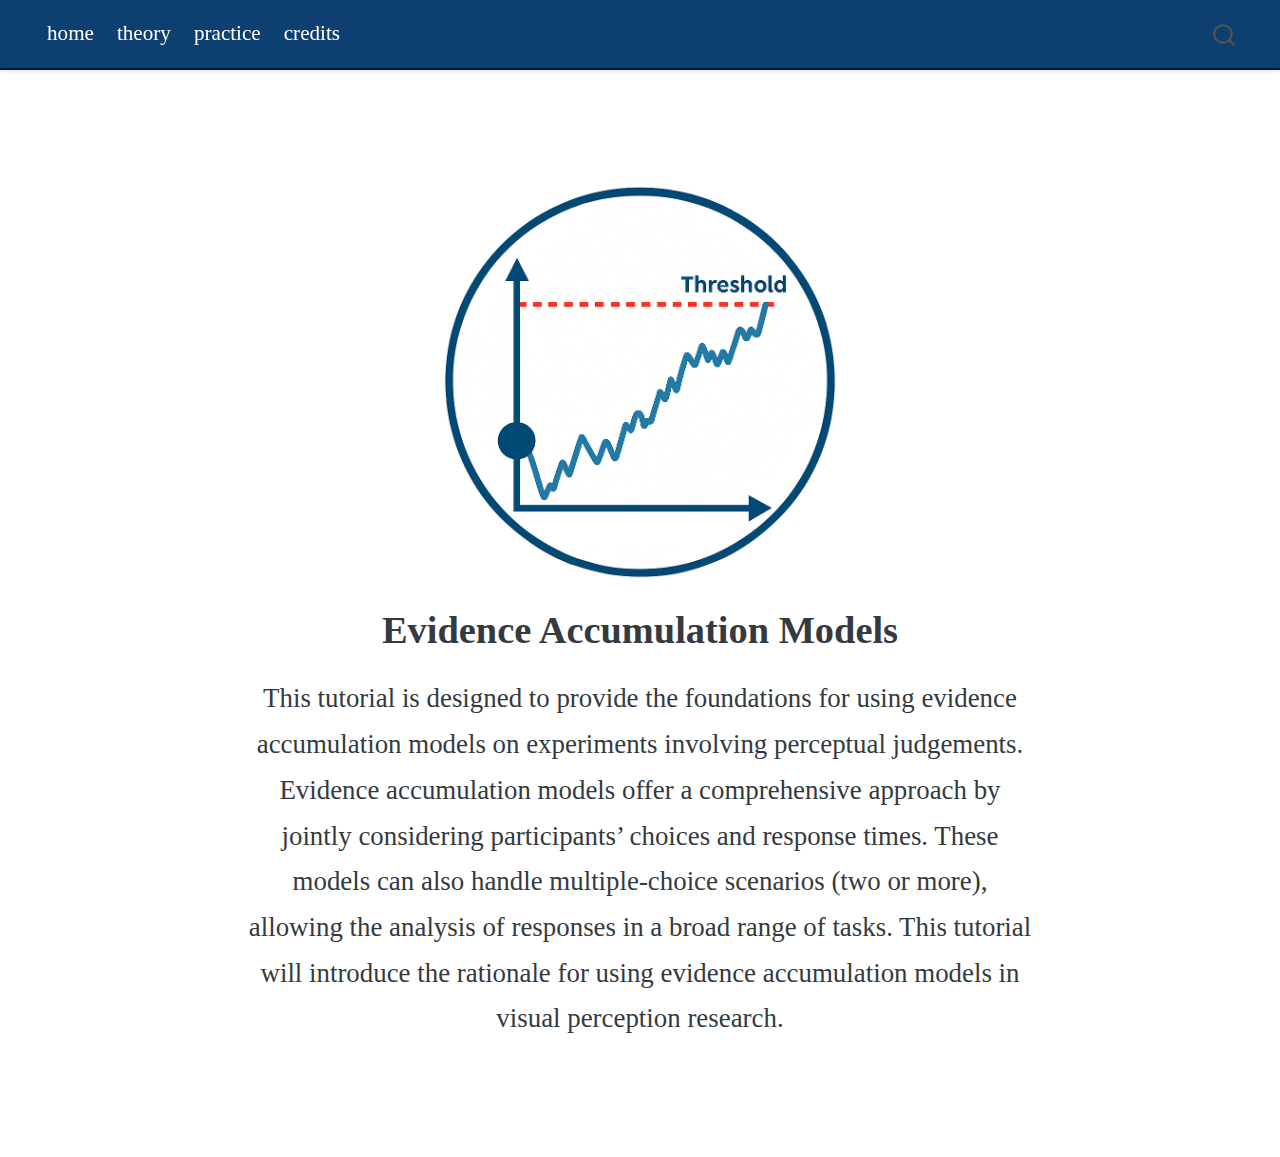
<file: docs/index.html>
<html xmlns="http://www.w3.org/1999/xhtml">    
  <head>      
    <title>Redirect to eam-home.html</title>      
    <meta http-equiv="refresh" content="0;URL='eam-home.html'" />    
  </head>    
  <body> 
  </body>  
</html>
</file>
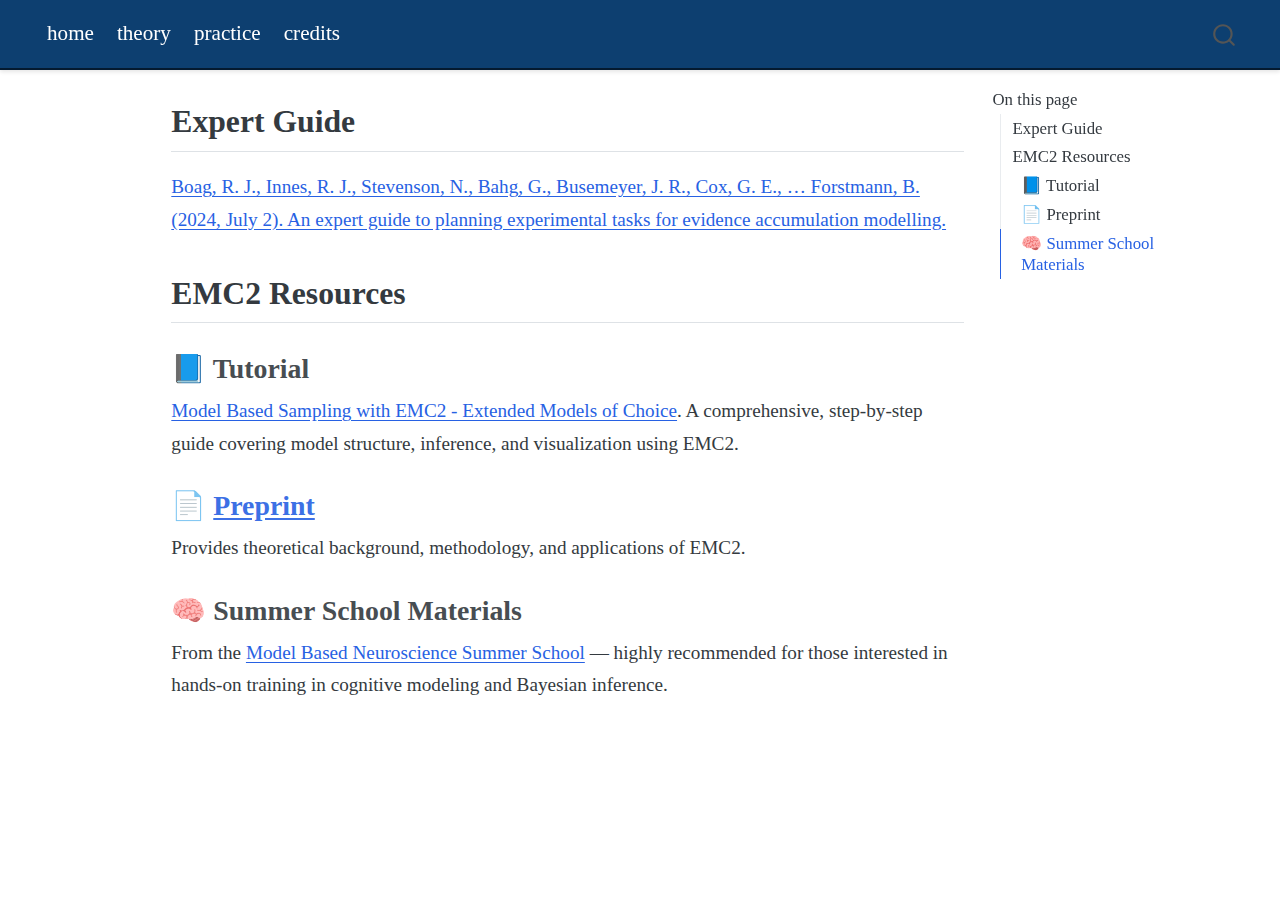
<file: docs/eam-credits.html>
<!DOCTYPE html>
<html xmlns="http://www.w3.org/1999/xhtml" lang="en" xml:lang="en"><head>

<meta charset="utf-8">
<meta name="generator" content="quarto-1.5.57">

<meta name="viewport" content="width=device-width, initial-scale=1.0, user-scalable=yes">


<title>quarto-inputa2cde12fb1607a6a</title>
<style>
code{white-space: pre-wrap;}
span.smallcaps{font-variant: small-caps;}
div.columns{display: flex; gap: min(4vw, 1.5em);}
div.column{flex: auto; overflow-x: auto;}
div.hanging-indent{margin-left: 1.5em; text-indent: -1.5em;}
ul.task-list{list-style: none;}
ul.task-list li input[type="checkbox"] {
  width: 0.8em;
  margin: 0 0.8em 0.2em -1em; /* quarto-specific, see https://github.com/quarto-dev/quarto-cli/issues/4556 */ 
  vertical-align: middle;
}
</style>


<script src="site_libs/quarto-nav/quarto-nav.js"></script>
<script src="site_libs/quarto-nav/headroom.min.js"></script>
<script src="site_libs/clipboard/clipboard.min.js"></script>
<script src="site_libs/quarto-search/autocomplete.umd.js"></script>
<script src="site_libs/quarto-search/fuse.min.js"></script>
<script src="site_libs/quarto-search/quarto-search.js"></script>
<meta name="quarto:offset" content="./">
<script src="site_libs/quarto-html/quarto.js"></script>
<script src="site_libs/quarto-html/popper.min.js"></script>
<script src="site_libs/quarto-html/tippy.umd.min.js"></script>
<script src="site_libs/quarto-html/anchor.min.js"></script>
<link href="site_libs/quarto-html/tippy.css" rel="stylesheet">
<link href="site_libs/quarto-html/quarto-syntax-highlighting.css" rel="stylesheet" id="quarto-text-highlighting-styles">
<script src="site_libs/bootstrap/bootstrap.min.js"></script>
<link href="site_libs/bootstrap/bootstrap-icons.css" rel="stylesheet">
<link href="site_libs/bootstrap/bootstrap.min.css" rel="stylesheet" id="quarto-bootstrap" data-mode="light">
<script id="quarto-search-options" type="application/json">{
  "location": "navbar",
  "copy-button": false,
  "collapse-after": 3,
  "panel-placement": "end",
  "type": "overlay",
  "limit": 50,
  "keyboard-shortcut": [
    "f",
    "/",
    "s"
  ],
  "show-item-context": false,
  "language": {
    "search-no-results-text": "No results",
    "search-matching-documents-text": "matching documents",
    "search-copy-link-title": "Copy link to search",
    "search-hide-matches-text": "Hide additional matches",
    "search-more-match-text": "more match in this document",
    "search-more-matches-text": "more matches in this document",
    "search-clear-button-title": "Clear",
    "search-text-placeholder": "",
    "search-detached-cancel-button-title": "Cancel",
    "search-submit-button-title": "Submit",
    "search-label": "Search"
  }
}</script>


<link rel="stylesheet" href="styles.css">
</head>

<body class="nav-fixed">

<div id="quarto-search-results"></div>
  <header id="quarto-header" class="headroom fixed-top">
    <nav class="navbar navbar-expand-lg " data-bs-theme="dark">
      <div class="navbar-container container-fluid">
            <div id="quarto-search" class="" title="Search"></div>
          <button class="navbar-toggler" type="button" data-bs-toggle="collapse" data-bs-target="#navbarCollapse" aria-controls="navbarCollapse" role="menu" aria-expanded="false" aria-label="Toggle navigation" onclick="if (window.quartoToggleHeadroom) { window.quartoToggleHeadroom(); }">
  <span class="navbar-toggler-icon"></span>
</button>
          <div class="collapse navbar-collapse" id="navbarCollapse">
            <ul class="navbar-nav navbar-nav-scroll me-auto">
  <li class="nav-item">
    <a class="nav-link" href="./eam-home.html"> 
<span class="menu-text">home</span></a>
  </li>  
  <li class="nav-item">
    <a class="nav-link" href="./eam-slide.html"> 
<span class="menu-text">theory</span></a>
  </li>  
  <li class="nav-item">
    <a class="nav-link" href="./eam-workshop.html"> 
<span class="menu-text">practice</span></a>
  </li>  
  <li class="nav-item">
    <a class="nav-link active" href="./eam-credits.html" aria-current="page"> 
<span class="menu-text">credits</span></a>
  </li>  
</ul>
          </div> <!-- /navcollapse -->
            <div class="quarto-navbar-tools">
</div>
      </div> <!-- /container-fluid -->
    </nav>
</header>
<!-- content -->
<div id="quarto-content" class="quarto-container page-columns page-rows-contents page-layout-article page-navbar">
<!-- sidebar -->
<!-- margin-sidebar -->
    <div id="quarto-margin-sidebar" class="sidebar margin-sidebar">
        <nav id="TOC" role="doc-toc" class="toc-active">
    <h2 id="toc-title">On this page</h2>
   
  <ul>
  <li><a href="#expert-guide" id="toc-expert-guide" class="nav-link active" data-scroll-target="#expert-guide">Expert Guide</a></li>
  <li><a href="#emc2-resources" id="toc-emc2-resources" class="nav-link" data-scroll-target="#emc2-resources">EMC2 Resources</a>
  <ul class="collapse">
  <li><a href="#tutorial" id="toc-tutorial" class="nav-link" data-scroll-target="#tutorial">📘 Tutorial</a></li>
  <li><a href="#preprint" id="toc-preprint" class="nav-link" data-scroll-target="#preprint">📄 Preprint</a></li>
  <li><a href="#summer-school-materials" id="toc-summer-school-materials" class="nav-link" data-scroll-target="#summer-school-materials">🧠 Summer School Materials</a></li>
  </ul></li>
  </ul>
</nav>
    </div>
<!-- main -->
<main class="content" id="quarto-document-content">




<section id="expert-guide" class="level2">
<h2 class="anchored" data-anchor-id="expert-guide">Expert Guide</h2>
<p><a href="https://doi.org/10.31234/osf.io/snqgp">Boag, R. J., Innes, R. J., Stevenson, N., Bahg, G., Busemeyer, J. R., Cox, G. E., … Forstmann, B. (2024, July 2). An expert guide to planning experimental tasks for evidence accumulation modelling.</a></p>
</section>
<section id="emc2-resources" class="level2">
<h2 class="anchored" data-anchor-id="emc2-resources">EMC2 Resources</h2>
<section id="tutorial" class="level3">
<h3 class="anchored" data-anchor-id="tutorial">📘 Tutorial</h3>
<p><a href="https://bookdown.org/reilly_innes/EMC_bookdown/" target="_blank">Model Based Sampling with EMC2 - Extended Models of Choice</a>. A comprehensive, step-by-step guide covering model structure, inference, and visualization using EMC2.</p>
</section>
<section id="preprint" class="level3">
<h3 class="anchored" data-anchor-id="preprint">📄 <a href="https://osf.io/2e4dq_v3" target="_blank">Preprint</a></h3>
<p>Provides theoretical background, methodology, and applications of EMC2.</p>
</section>
<section id="summer-school-materials" class="level3">
<h3 class="anchored" data-anchor-id="summer-school-materials">🧠 Summer School Materials</h3>
<p>From the <a href="https://modelbasedneurosci.com/" target="_blank">Model Based Neuroscience Summer School</a> — highly recommended for those interested in hands-on training in cognitive modeling and Bayesian inference.</p>


</section>
</section>

</main> <!-- /main -->
<script id="quarto-html-after-body" type="application/javascript">
window.document.addEventListener("DOMContentLoaded", function (event) {
  const toggleBodyColorMode = (bsSheetEl) => {
    const mode = bsSheetEl.getAttribute("data-mode");
    const bodyEl = window.document.querySelector("body");
    if (mode === "dark") {
      bodyEl.classList.add("quarto-dark");
      bodyEl.classList.remove("quarto-light");
    } else {
      bodyEl.classList.add("quarto-light");
      bodyEl.classList.remove("quarto-dark");
    }
  }
  const toggleBodyColorPrimary = () => {
    const bsSheetEl = window.document.querySelector("link#quarto-bootstrap");
    if (bsSheetEl) {
      toggleBodyColorMode(bsSheetEl);
    }
  }
  toggleBodyColorPrimary();  
  const icon = "";
  const anchorJS = new window.AnchorJS();
  anchorJS.options = {
    placement: 'right',
    icon: icon
  };
  anchorJS.add('.anchored');
  const isCodeAnnotation = (el) => {
    for (const clz of el.classList) {
      if (clz.startsWith('code-annotation-')) {                     
        return true;
      }
    }
    return false;
  }
  const onCopySuccess = function(e) {
    // button target
    const button = e.trigger;
    // don't keep focus
    button.blur();
    // flash "checked"
    button.classList.add('code-copy-button-checked');
    var currentTitle = button.getAttribute("title");
    button.setAttribute("title", "Copied!");
    let tooltip;
    if (window.bootstrap) {
      button.setAttribute("data-bs-toggle", "tooltip");
      button.setAttribute("data-bs-placement", "left");
      button.setAttribute("data-bs-title", "Copied!");
      tooltip = new bootstrap.Tooltip(button, 
        { trigger: "manual", 
          customClass: "code-copy-button-tooltip",
          offset: [0, -8]});
      tooltip.show();    
    }
    setTimeout(function() {
      if (tooltip) {
        tooltip.hide();
        button.removeAttribute("data-bs-title");
        button.removeAttribute("data-bs-toggle");
        button.removeAttribute("data-bs-placement");
      }
      button.setAttribute("title", currentTitle);
      button.classList.remove('code-copy-button-checked');
    }, 1000);
    // clear code selection
    e.clearSelection();
  }
  const getTextToCopy = function(trigger) {
      const codeEl = trigger.previousElementSibling.cloneNode(true);
      for (const childEl of codeEl.children) {
        if (isCodeAnnotation(childEl)) {
          childEl.remove();
        }
      }
      return codeEl.innerText;
  }
  const clipboard = new window.ClipboardJS('.code-copy-button:not([data-in-quarto-modal])', {
    text: getTextToCopy
  });
  clipboard.on('success', onCopySuccess);
  if (window.document.getElementById('quarto-embedded-source-code-modal')) {
    // For code content inside modals, clipBoardJS needs to be initialized with a container option
    // TODO: Check when it could be a function (https://github.com/zenorocha/clipboard.js/issues/860)
    const clipboardModal = new window.ClipboardJS('.code-copy-button[data-in-quarto-modal]', {
      text: getTextToCopy,
      container: window.document.getElementById('quarto-embedded-source-code-modal')
    });
    clipboardModal.on('success', onCopySuccess);
  }
    var localhostRegex = new RegExp(/^(?:http|https):\/\/localhost\:?[0-9]*\//);
    var mailtoRegex = new RegExp(/^mailto:/);
      var filterRegex = new RegExp('/' + window.location.host + '/');
    var isInternal = (href) => {
        return filterRegex.test(href) || localhostRegex.test(href) || mailtoRegex.test(href);
    }
    // Inspect non-navigation links and adorn them if external
 	var links = window.document.querySelectorAll('a[href]:not(.nav-link):not(.navbar-brand):not(.toc-action):not(.sidebar-link):not(.sidebar-item-toggle):not(.pagination-link):not(.no-external):not([aria-hidden]):not(.dropdown-item):not(.quarto-navigation-tool):not(.about-link)');
    for (var i=0; i<links.length; i++) {
      const link = links[i];
      if (!isInternal(link.href)) {
        // undo the damage that might have been done by quarto-nav.js in the case of
        // links that we want to consider external
        if (link.dataset.originalHref !== undefined) {
          link.href = link.dataset.originalHref;
        }
      }
    }
  function tippyHover(el, contentFn, onTriggerFn, onUntriggerFn) {
    const config = {
      allowHTML: true,
      maxWidth: 500,
      delay: 100,
      arrow: false,
      appendTo: function(el) {
          return el.parentElement;
      },
      interactive: true,
      interactiveBorder: 10,
      theme: 'quarto',
      placement: 'bottom-start',
    };
    if (contentFn) {
      config.content = contentFn;
    }
    if (onTriggerFn) {
      config.onTrigger = onTriggerFn;
    }
    if (onUntriggerFn) {
      config.onUntrigger = onUntriggerFn;
    }
    window.tippy(el, config); 
  }
  const noterefs = window.document.querySelectorAll('a[role="doc-noteref"]');
  for (var i=0; i<noterefs.length; i++) {
    const ref = noterefs[i];
    tippyHover(ref, function() {
      // use id or data attribute instead here
      let href = ref.getAttribute('data-footnote-href') || ref.getAttribute('href');
      try { href = new URL(href).hash; } catch {}
      const id = href.replace(/^#\/?/, "");
      const note = window.document.getElementById(id);
      if (note) {
        return note.innerHTML;
      } else {
        return "";
      }
    });
  }
  const xrefs = window.document.querySelectorAll('a.quarto-xref');
  const processXRef = (id, note) => {
    // Strip column container classes
    const stripColumnClz = (el) => {
      el.classList.remove("page-full", "page-columns");
      if (el.children) {
        for (const child of el.children) {
          stripColumnClz(child);
        }
      }
    }
    stripColumnClz(note)
    if (id === null || id.startsWith('sec-')) {
      // Special case sections, only their first couple elements
      const container = document.createElement("div");
      if (note.children && note.children.length > 2) {
        container.appendChild(note.children[0].cloneNode(true));
        for (let i = 1; i < note.children.length; i++) {
          const child = note.children[i];
          if (child.tagName === "P" && child.innerText === "") {
            continue;
          } else {
            container.appendChild(child.cloneNode(true));
            break;
          }
        }
        if (window.Quarto?.typesetMath) {
          window.Quarto.typesetMath(container);
        }
        return container.innerHTML
      } else {
        if (window.Quarto?.typesetMath) {
          window.Quarto.typesetMath(note);
        }
        return note.innerHTML;
      }
    } else {
      // Remove any anchor links if they are present
      const anchorLink = note.querySelector('a.anchorjs-link');
      if (anchorLink) {
        anchorLink.remove();
      }
      if (window.Quarto?.typesetMath) {
        window.Quarto.typesetMath(note);
      }
      // TODO in 1.5, we should make sure this works without a callout special case
      if (note.classList.contains("callout")) {
        return note.outerHTML;
      } else {
        return note.innerHTML;
      }
    }
  }
  for (var i=0; i<xrefs.length; i++) {
    const xref = xrefs[i];
    tippyHover(xref, undefined, function(instance) {
      instance.disable();
      let url = xref.getAttribute('href');
      let hash = undefined; 
      if (url.startsWith('#')) {
        hash = url;
      } else {
        try { hash = new URL(url).hash; } catch {}
      }
      if (hash) {
        const id = hash.replace(/^#\/?/, "");
        const note = window.document.getElementById(id);
        if (note !== null) {
          try {
            const html = processXRef(id, note.cloneNode(true));
            instance.setContent(html);
          } finally {
            instance.enable();
            instance.show();
          }
        } else {
          // See if we can fetch this
          fetch(url.split('#')[0])
          .then(res => res.text())
          .then(html => {
            const parser = new DOMParser();
            const htmlDoc = parser.parseFromString(html, "text/html");
            const note = htmlDoc.getElementById(id);
            if (note !== null) {
              const html = processXRef(id, note);
              instance.setContent(html);
            } 
          }).finally(() => {
            instance.enable();
            instance.show();
          });
        }
      } else {
        // See if we can fetch a full url (with no hash to target)
        // This is a special case and we should probably do some content thinning / targeting
        fetch(url)
        .then(res => res.text())
        .then(html => {
          const parser = new DOMParser();
          const htmlDoc = parser.parseFromString(html, "text/html");
          const note = htmlDoc.querySelector('main.content');
          if (note !== null) {
            // This should only happen for chapter cross references
            // (since there is no id in the URL)
            // remove the first header
            if (note.children.length > 0 && note.children[0].tagName === "HEADER") {
              note.children[0].remove();
            }
            const html = processXRef(null, note);
            instance.setContent(html);
          } 
        }).finally(() => {
          instance.enable();
          instance.show();
        });
      }
    }, function(instance) {
    });
  }
      let selectedAnnoteEl;
      const selectorForAnnotation = ( cell, annotation) => {
        let cellAttr = 'data-code-cell="' + cell + '"';
        let lineAttr = 'data-code-annotation="' +  annotation + '"';
        const selector = 'span[' + cellAttr + '][' + lineAttr + ']';
        return selector;
      }
      const selectCodeLines = (annoteEl) => {
        const doc = window.document;
        const targetCell = annoteEl.getAttribute("data-target-cell");
        const targetAnnotation = annoteEl.getAttribute("data-target-annotation");
        const annoteSpan = window.document.querySelector(selectorForAnnotation(targetCell, targetAnnotation));
        const lines = annoteSpan.getAttribute("data-code-lines").split(",");
        const lineIds = lines.map((line) => {
          return targetCell + "-" + line;
        })
        let top = null;
        let height = null;
        let parent = null;
        if (lineIds.length > 0) {
            //compute the position of the single el (top and bottom and make a div)
            const el = window.document.getElementById(lineIds[0]);
            top = el.offsetTop;
            height = el.offsetHeight;
            parent = el.parentElement.parentElement;
          if (lineIds.length > 1) {
            const lastEl = window.document.getElementById(lineIds[lineIds.length - 1]);
            const bottom = lastEl.offsetTop + lastEl.offsetHeight;
            height = bottom - top;
          }
          if (top !== null && height !== null && parent !== null) {
            // cook up a div (if necessary) and position it 
            let div = window.document.getElementById("code-annotation-line-highlight");
            if (div === null) {
              div = window.document.createElement("div");
              div.setAttribute("id", "code-annotation-line-highlight");
              div.style.position = 'absolute';
              parent.appendChild(div);
            }
            div.style.top = top - 2 + "px";
            div.style.height = height + 4 + "px";
            div.style.left = 0;
            let gutterDiv = window.document.getElementById("code-annotation-line-highlight-gutter");
            if (gutterDiv === null) {
              gutterDiv = window.document.createElement("div");
              gutterDiv.setAttribute("id", "code-annotation-line-highlight-gutter");
              gutterDiv.style.position = 'absolute';
              const codeCell = window.document.getElementById(targetCell);
              const gutter = codeCell.querySelector('.code-annotation-gutter');
              gutter.appendChild(gutterDiv);
            }
            gutterDiv.style.top = top - 2 + "px";
            gutterDiv.style.height = height + 4 + "px";
          }
          selectedAnnoteEl = annoteEl;
        }
      };
      const unselectCodeLines = () => {
        const elementsIds = ["code-annotation-line-highlight", "code-annotation-line-highlight-gutter"];
        elementsIds.forEach((elId) => {
          const div = window.document.getElementById(elId);
          if (div) {
            div.remove();
          }
        });
        selectedAnnoteEl = undefined;
      };
        // Handle positioning of the toggle
    window.addEventListener(
      "resize",
      throttle(() => {
        elRect = undefined;
        if (selectedAnnoteEl) {
          selectCodeLines(selectedAnnoteEl);
        }
      }, 10)
    );
    function throttle(fn, ms) {
    let throttle = false;
    let timer;
      return (...args) => {
        if(!throttle) { // first call gets through
            fn.apply(this, args);
            throttle = true;
        } else { // all the others get throttled
            if(timer) clearTimeout(timer); // cancel #2
            timer = setTimeout(() => {
              fn.apply(this, args);
              timer = throttle = false;
            }, ms);
        }
      };
    }
      // Attach click handler to the DT
      const annoteDls = window.document.querySelectorAll('dt[data-target-cell]');
      for (const annoteDlNode of annoteDls) {
        annoteDlNode.addEventListener('click', (event) => {
          const clickedEl = event.target;
          if (clickedEl !== selectedAnnoteEl) {
            unselectCodeLines();
            const activeEl = window.document.querySelector('dt[data-target-cell].code-annotation-active');
            if (activeEl) {
              activeEl.classList.remove('code-annotation-active');
            }
            selectCodeLines(clickedEl);
            clickedEl.classList.add('code-annotation-active');
          } else {
            // Unselect the line
            unselectCodeLines();
            clickedEl.classList.remove('code-annotation-active');
          }
        });
      }
  const findCites = (el) => {
    const parentEl = el.parentElement;
    if (parentEl) {
      const cites = parentEl.dataset.cites;
      if (cites) {
        return {
          el,
          cites: cites.split(' ')
        };
      } else {
        return findCites(el.parentElement)
      }
    } else {
      return undefined;
    }
  };
  var bibliorefs = window.document.querySelectorAll('a[role="doc-biblioref"]');
  for (var i=0; i<bibliorefs.length; i++) {
    const ref = bibliorefs[i];
    const citeInfo = findCites(ref);
    if (citeInfo) {
      tippyHover(citeInfo.el, function() {
        var popup = window.document.createElement('div');
        citeInfo.cites.forEach(function(cite) {
          var citeDiv = window.document.createElement('div');
          citeDiv.classList.add('hanging-indent');
          citeDiv.classList.add('csl-entry');
          var biblioDiv = window.document.getElementById('ref-' + cite);
          if (biblioDiv) {
            citeDiv.innerHTML = biblioDiv.innerHTML;
          }
          popup.appendChild(citeDiv);
        });
        return popup.innerHTML;
      });
    }
  }
});
</script>
</div> <!-- /content -->




</body></html>
</file>
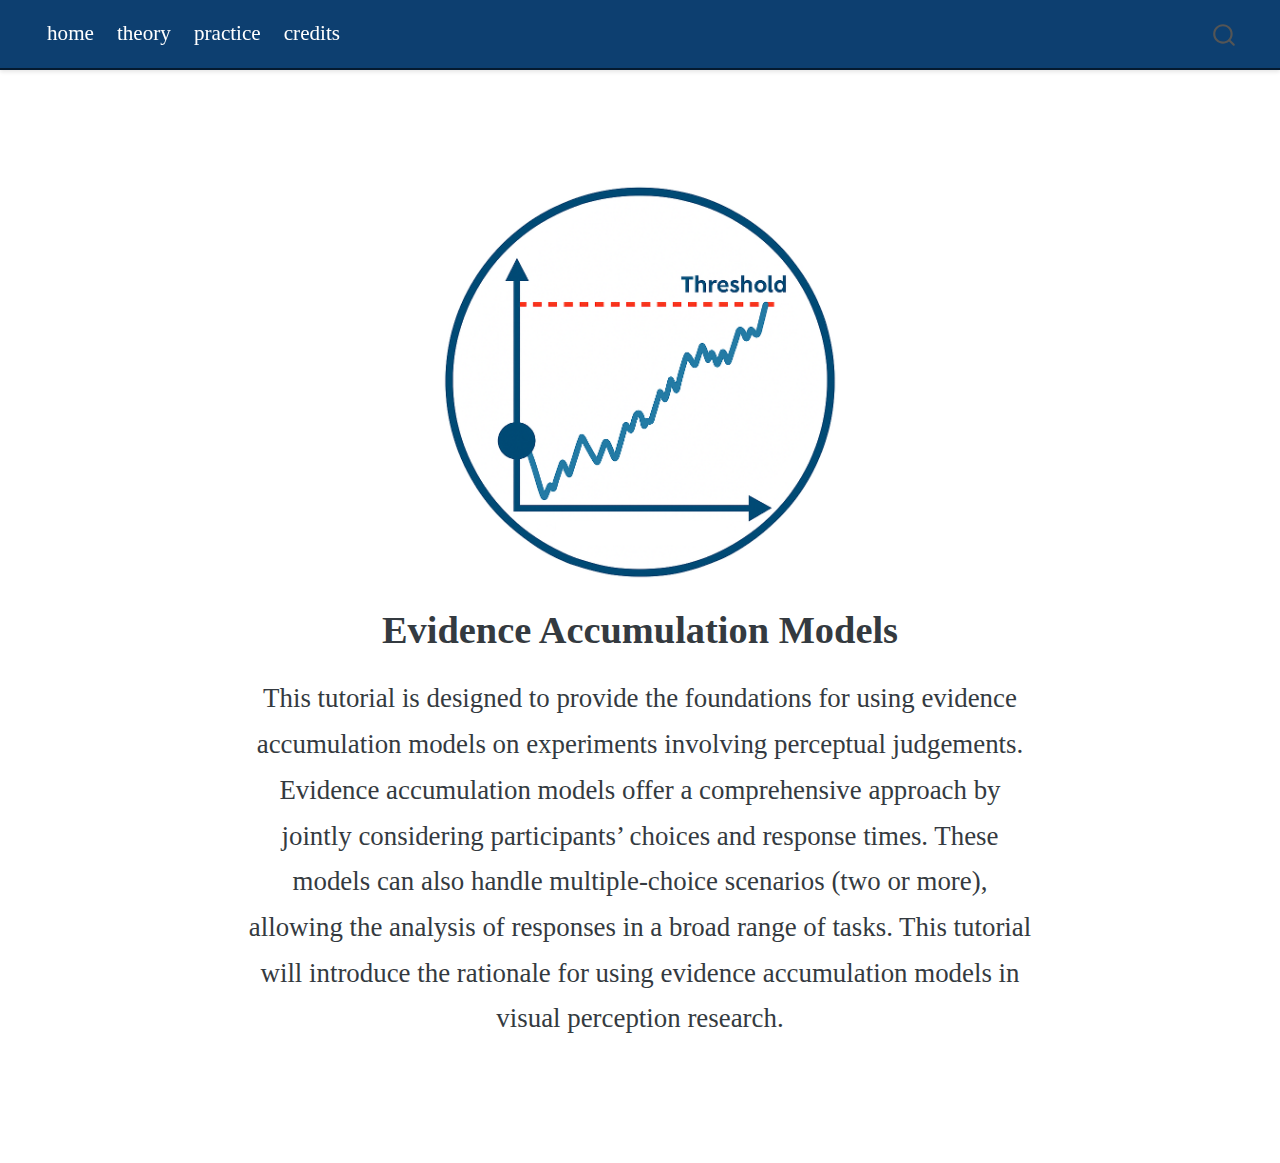
<file: docs/eam-home.html>
<!DOCTYPE html>
<html xmlns="http://www.w3.org/1999/xhtml" lang="en" xml:lang="en"><head>

<meta charset="utf-8">
<meta name="generator" content="quarto-1.5.57">

<meta name="viewport" content="width=device-width, initial-scale=1.0, user-scalable=yes">


<title>Evidence Accumulation Models</title>
<style>
code{white-space: pre-wrap;}
span.smallcaps{font-variant: small-caps;}
div.columns{display: flex; gap: min(4vw, 1.5em);}
div.column{flex: auto; overflow-x: auto;}
div.hanging-indent{margin-left: 1.5em; text-indent: -1.5em;}
ul.task-list{list-style: none;}
ul.task-list li input[type="checkbox"] {
  width: 0.8em;
  margin: 0 0.8em 0.2em -1em; /* quarto-specific, see https://github.com/quarto-dev/quarto-cli/issues/4556 */ 
  vertical-align: middle;
}
</style>


<script src="site_libs/quarto-nav/quarto-nav.js"></script>
<script src="site_libs/quarto-nav/headroom.min.js"></script>
<script src="site_libs/clipboard/clipboard.min.js"></script>
<script src="site_libs/quarto-search/autocomplete.umd.js"></script>
<script src="site_libs/quarto-search/fuse.min.js"></script>
<script src="site_libs/quarto-search/quarto-search.js"></script>
<meta name="quarto:offset" content="./">
<script src="site_libs/quarto-html/quarto.js"></script>
<script src="site_libs/quarto-html/popper.min.js"></script>
<script src="site_libs/quarto-html/tippy.umd.min.js"></script>
<link href="site_libs/quarto-html/tippy.css" rel="stylesheet">
<link href="site_libs/quarto-html/quarto-syntax-highlighting.css" rel="stylesheet" id="quarto-text-highlighting-styles">
<script src="site_libs/bootstrap/bootstrap.min.js"></script>
<link href="site_libs/bootstrap/bootstrap-icons.css" rel="stylesheet">
<link href="site_libs/bootstrap/bootstrap.min.css" rel="stylesheet" id="quarto-bootstrap" data-mode="light">
<script id="quarto-search-options" type="application/json">{
  "location": "navbar",
  "copy-button": false,
  "collapse-after": 3,
  "panel-placement": "end",
  "type": "overlay",
  "limit": 50,
  "keyboard-shortcut": [
    "f",
    "/",
    "s"
  ],
  "show-item-context": false,
  "language": {
    "search-no-results-text": "No results",
    "search-matching-documents-text": "matching documents",
    "search-copy-link-title": "Copy link to search",
    "search-hide-matches-text": "Hide additional matches",
    "search-more-match-text": "more match in this document",
    "search-more-matches-text": "more matches in this document",
    "search-clear-button-title": "Clear",
    "search-text-placeholder": "",
    "search-detached-cancel-button-title": "Cancel",
    "search-submit-button-title": "Submit",
    "search-label": "Search"
  }
}</script>


<link rel="stylesheet" href="styles.css">
</head>

<body class="nav-fixed fullcontent">

<div id="quarto-search-results"></div>
  <header id="quarto-header" class="headroom fixed-top">
    <nav class="navbar navbar-expand-lg " data-bs-theme="dark">
      <div class="navbar-container container-fluid">
            <div id="quarto-search" class="" title="Search"></div>
          <button class="navbar-toggler" type="button" data-bs-toggle="collapse" data-bs-target="#navbarCollapse" aria-controls="navbarCollapse" role="menu" aria-expanded="false" aria-label="Toggle navigation" onclick="if (window.quartoToggleHeadroom) { window.quartoToggleHeadroom(); }">
  <span class="navbar-toggler-icon"></span>
</button>
          <div class="collapse navbar-collapse" id="navbarCollapse">
            <ul class="navbar-nav navbar-nav-scroll me-auto">
  <li class="nav-item">
    <a class="nav-link active" href="./eam-home.html" aria-current="page"> 
<span class="menu-text">home</span></a>
  </li>  
  <li class="nav-item">
    <a class="nav-link" href="./eam-slide.html"> 
<span class="menu-text">theory</span></a>
  </li>  
  <li class="nav-item">
    <a class="nav-link" href="./eam-workshop.html"> 
<span class="menu-text">practice</span></a>
  </li>  
  <li class="nav-item">
    <a class="nav-link" href="./eam-credits.html"> 
<span class="menu-text">credits</span></a>
  </li>  
</ul>
          </div> <!-- /navcollapse -->
            <div class="quarto-navbar-tools">
</div>
      </div> <!-- /container-fluid -->
    </nav>
</header>
<!-- content -->
<div id="quarto-content" class="quarto-container page-columns page-rows-contents page-layout-article page-navbar">
<!-- sidebar -->
<!-- margin-sidebar -->
    
<!-- main -->
<main class="content" id="quarto-document-content">




<div class="quarto-about-jolla">
  <img src="img/logo.png" class="about-image
  round " style="height: 50%; width: 50%;">
 <header id="title-block-header" class="quarto-title-block default">
<div class="quarto-title">
<h1 class="title">Evidence Accumulation Models</h1>
</div>
<div class="quarto-title-meta">
  </div>
</header><div id="hero-heading">
<p>This tutorial is designed to provide the foundations for using evidence accumulation models on experiments involving perceptual judgements. Evidence accumulation models offer a comprehensive approach by jointly considering participants’ choices and response times. These models can also handle multiple-choice scenarios (two or more), allowing the analysis of responses in a broad range of tasks. This tutorial will introduce the rationale for using evidence accumulation models in visual perception research.</p>
</div>  
</div>





</main> <!-- /main -->
<script id="quarto-html-after-body" type="application/javascript">
window.document.addEventListener("DOMContentLoaded", function (event) {
  const toggleBodyColorMode = (bsSheetEl) => {
    const mode = bsSheetEl.getAttribute("data-mode");
    const bodyEl = window.document.querySelector("body");
    if (mode === "dark") {
      bodyEl.classList.add("quarto-dark");
      bodyEl.classList.remove("quarto-light");
    } else {
      bodyEl.classList.add("quarto-light");
      bodyEl.classList.remove("quarto-dark");
    }
  }
  const toggleBodyColorPrimary = () => {
    const bsSheetEl = window.document.querySelector("link#quarto-bootstrap");
    if (bsSheetEl) {
      toggleBodyColorMode(bsSheetEl);
    }
  }
  toggleBodyColorPrimary();  
  const isCodeAnnotation = (el) => {
    for (const clz of el.classList) {
      if (clz.startsWith('code-annotation-')) {                     
        return true;
      }
    }
    return false;
  }
  const onCopySuccess = function(e) {
    // button target
    const button = e.trigger;
    // don't keep focus
    button.blur();
    // flash "checked"
    button.classList.add('code-copy-button-checked');
    var currentTitle = button.getAttribute("title");
    button.setAttribute("title", "Copied!");
    let tooltip;
    if (window.bootstrap) {
      button.setAttribute("data-bs-toggle", "tooltip");
      button.setAttribute("data-bs-placement", "left");
      button.setAttribute("data-bs-title", "Copied!");
      tooltip = new bootstrap.Tooltip(button, 
        { trigger: "manual", 
          customClass: "code-copy-button-tooltip",
          offset: [0, -8]});
      tooltip.show();    
    }
    setTimeout(function() {
      if (tooltip) {
        tooltip.hide();
        button.removeAttribute("data-bs-title");
        button.removeAttribute("data-bs-toggle");
        button.removeAttribute("data-bs-placement");
      }
      button.setAttribute("title", currentTitle);
      button.classList.remove('code-copy-button-checked');
    }, 1000);
    // clear code selection
    e.clearSelection();
  }
  const getTextToCopy = function(trigger) {
      const codeEl = trigger.previousElementSibling.cloneNode(true);
      for (const childEl of codeEl.children) {
        if (isCodeAnnotation(childEl)) {
          childEl.remove();
        }
      }
      return codeEl.innerText;
  }
  const clipboard = new window.ClipboardJS('.code-copy-button:not([data-in-quarto-modal])', {
    text: getTextToCopy
  });
  clipboard.on('success', onCopySuccess);
  if (window.document.getElementById('quarto-embedded-source-code-modal')) {
    // For code content inside modals, clipBoardJS needs to be initialized with a container option
    // TODO: Check when it could be a function (https://github.com/zenorocha/clipboard.js/issues/860)
    const clipboardModal = new window.ClipboardJS('.code-copy-button[data-in-quarto-modal]', {
      text: getTextToCopy,
      container: window.document.getElementById('quarto-embedded-source-code-modal')
    });
    clipboardModal.on('success', onCopySuccess);
  }
    var localhostRegex = new RegExp(/^(?:http|https):\/\/localhost\:?[0-9]*\//);
    var mailtoRegex = new RegExp(/^mailto:/);
      var filterRegex = new RegExp('/' + window.location.host + '/');
    var isInternal = (href) => {
        return filterRegex.test(href) || localhostRegex.test(href) || mailtoRegex.test(href);
    }
    // Inspect non-navigation links and adorn them if external
 	var links = window.document.querySelectorAll('a[href]:not(.nav-link):not(.navbar-brand):not(.toc-action):not(.sidebar-link):not(.sidebar-item-toggle):not(.pagination-link):not(.no-external):not([aria-hidden]):not(.dropdown-item):not(.quarto-navigation-tool):not(.about-link)');
    for (var i=0; i<links.length; i++) {
      const link = links[i];
      if (!isInternal(link.href)) {
        // undo the damage that might have been done by quarto-nav.js in the case of
        // links that we want to consider external
        if (link.dataset.originalHref !== undefined) {
          link.href = link.dataset.originalHref;
        }
      }
    }
  function tippyHover(el, contentFn, onTriggerFn, onUntriggerFn) {
    const config = {
      allowHTML: true,
      maxWidth: 500,
      delay: 100,
      arrow: false,
      appendTo: function(el) {
          return el.parentElement;
      },
      interactive: true,
      interactiveBorder: 10,
      theme: 'quarto',
      placement: 'bottom-start',
    };
    if (contentFn) {
      config.content = contentFn;
    }
    if (onTriggerFn) {
      config.onTrigger = onTriggerFn;
    }
    if (onUntriggerFn) {
      config.onUntrigger = onUntriggerFn;
    }
    window.tippy(el, config); 
  }
  const noterefs = window.document.querySelectorAll('a[role="doc-noteref"]');
  for (var i=0; i<noterefs.length; i++) {
    const ref = noterefs[i];
    tippyHover(ref, function() {
      // use id or data attribute instead here
      let href = ref.getAttribute('data-footnote-href') || ref.getAttribute('href');
      try { href = new URL(href).hash; } catch {}
      const id = href.replace(/^#\/?/, "");
      const note = window.document.getElementById(id);
      if (note) {
        return note.innerHTML;
      } else {
        return "";
      }
    });
  }
  const xrefs = window.document.querySelectorAll('a.quarto-xref');
  const processXRef = (id, note) => {
    // Strip column container classes
    const stripColumnClz = (el) => {
      el.classList.remove("page-full", "page-columns");
      if (el.children) {
        for (const child of el.children) {
          stripColumnClz(child);
        }
      }
    }
    stripColumnClz(note)
    if (id === null || id.startsWith('sec-')) {
      // Special case sections, only their first couple elements
      const container = document.createElement("div");
      if (note.children && note.children.length > 2) {
        container.appendChild(note.children[0].cloneNode(true));
        for (let i = 1; i < note.children.length; i++) {
          const child = note.children[i];
          if (child.tagName === "P" && child.innerText === "") {
            continue;
          } else {
            container.appendChild(child.cloneNode(true));
            break;
          }
        }
        if (window.Quarto?.typesetMath) {
          window.Quarto.typesetMath(container);
        }
        return container.innerHTML
      } else {
        if (window.Quarto?.typesetMath) {
          window.Quarto.typesetMath(note);
        }
        return note.innerHTML;
      }
    } else {
      // Remove any anchor links if they are present
      const anchorLink = note.querySelector('a.anchorjs-link');
      if (anchorLink) {
        anchorLink.remove();
      }
      if (window.Quarto?.typesetMath) {
        window.Quarto.typesetMath(note);
      }
      // TODO in 1.5, we should make sure this works without a callout special case
      if (note.classList.contains("callout")) {
        return note.outerHTML;
      } else {
        return note.innerHTML;
      }
    }
  }
  for (var i=0; i<xrefs.length; i++) {
    const xref = xrefs[i];
    tippyHover(xref, undefined, function(instance) {
      instance.disable();
      let url = xref.getAttribute('href');
      let hash = undefined; 
      if (url.startsWith('#')) {
        hash = url;
      } else {
        try { hash = new URL(url).hash; } catch {}
      }
      if (hash) {
        const id = hash.replace(/^#\/?/, "");
        const note = window.document.getElementById(id);
        if (note !== null) {
          try {
            const html = processXRef(id, note.cloneNode(true));
            instance.setContent(html);
          } finally {
            instance.enable();
            instance.show();
          }
        } else {
          // See if we can fetch this
          fetch(url.split('#')[0])
          .then(res => res.text())
          .then(html => {
            const parser = new DOMParser();
            const htmlDoc = parser.parseFromString(html, "text/html");
            const note = htmlDoc.getElementById(id);
            if (note !== null) {
              const html = processXRef(id, note);
              instance.setContent(html);
            } 
          }).finally(() => {
            instance.enable();
            instance.show();
          });
        }
      } else {
        // See if we can fetch a full url (with no hash to target)
        // This is a special case and we should probably do some content thinning / targeting
        fetch(url)
        .then(res => res.text())
        .then(html => {
          const parser = new DOMParser();
          const htmlDoc = parser.parseFromString(html, "text/html");
          const note = htmlDoc.querySelector('main.content');
          if (note !== null) {
            // This should only happen for chapter cross references
            // (since there is no id in the URL)
            // remove the first header
            if (note.children.length > 0 && note.children[0].tagName === "HEADER") {
              note.children[0].remove();
            }
            const html = processXRef(null, note);
            instance.setContent(html);
          } 
        }).finally(() => {
          instance.enable();
          instance.show();
        });
      }
    }, function(instance) {
    });
  }
      let selectedAnnoteEl;
      const selectorForAnnotation = ( cell, annotation) => {
        let cellAttr = 'data-code-cell="' + cell + '"';
        let lineAttr = 'data-code-annotation="' +  annotation + '"';
        const selector = 'span[' + cellAttr + '][' + lineAttr + ']';
        return selector;
      }
      const selectCodeLines = (annoteEl) => {
        const doc = window.document;
        const targetCell = annoteEl.getAttribute("data-target-cell");
        const targetAnnotation = annoteEl.getAttribute("data-target-annotation");
        const annoteSpan = window.document.querySelector(selectorForAnnotation(targetCell, targetAnnotation));
        const lines = annoteSpan.getAttribute("data-code-lines").split(",");
        const lineIds = lines.map((line) => {
          return targetCell + "-" + line;
        })
        let top = null;
        let height = null;
        let parent = null;
        if (lineIds.length > 0) {
            //compute the position of the single el (top and bottom and make a div)
            const el = window.document.getElementById(lineIds[0]);
            top = el.offsetTop;
            height = el.offsetHeight;
            parent = el.parentElement.parentElement;
          if (lineIds.length > 1) {
            const lastEl = window.document.getElementById(lineIds[lineIds.length - 1]);
            const bottom = lastEl.offsetTop + lastEl.offsetHeight;
            height = bottom - top;
          }
          if (top !== null && height !== null && parent !== null) {
            // cook up a div (if necessary) and position it 
            let div = window.document.getElementById("code-annotation-line-highlight");
            if (div === null) {
              div = window.document.createElement("div");
              div.setAttribute("id", "code-annotation-line-highlight");
              div.style.position = 'absolute';
              parent.appendChild(div);
            }
            div.style.top = top - 2 + "px";
            div.style.height = height + 4 + "px";
            div.style.left = 0;
            let gutterDiv = window.document.getElementById("code-annotation-line-highlight-gutter");
            if (gutterDiv === null) {
              gutterDiv = window.document.createElement("div");
              gutterDiv.setAttribute("id", "code-annotation-line-highlight-gutter");
              gutterDiv.style.position = 'absolute';
              const codeCell = window.document.getElementById(targetCell);
              const gutter = codeCell.querySelector('.code-annotation-gutter');
              gutter.appendChild(gutterDiv);
            }
            gutterDiv.style.top = top - 2 + "px";
            gutterDiv.style.height = height + 4 + "px";
          }
          selectedAnnoteEl = annoteEl;
        }
      };
      const unselectCodeLines = () => {
        const elementsIds = ["code-annotation-line-highlight", "code-annotation-line-highlight-gutter"];
        elementsIds.forEach((elId) => {
          const div = window.document.getElementById(elId);
          if (div) {
            div.remove();
          }
        });
        selectedAnnoteEl = undefined;
      };
        // Handle positioning of the toggle
    window.addEventListener(
      "resize",
      throttle(() => {
        elRect = undefined;
        if (selectedAnnoteEl) {
          selectCodeLines(selectedAnnoteEl);
        }
      }, 10)
    );
    function throttle(fn, ms) {
    let throttle = false;
    let timer;
      return (...args) => {
        if(!throttle) { // first call gets through
            fn.apply(this, args);
            throttle = true;
        } else { // all the others get throttled
            if(timer) clearTimeout(timer); // cancel #2
            timer = setTimeout(() => {
              fn.apply(this, args);
              timer = throttle = false;
            }, ms);
        }
      };
    }
      // Attach click handler to the DT
      const annoteDls = window.document.querySelectorAll('dt[data-target-cell]');
      for (const annoteDlNode of annoteDls) {
        annoteDlNode.addEventListener('click', (event) => {
          const clickedEl = event.target;
          if (clickedEl !== selectedAnnoteEl) {
            unselectCodeLines();
            const activeEl = window.document.querySelector('dt[data-target-cell].code-annotation-active');
            if (activeEl) {
              activeEl.classList.remove('code-annotation-active');
            }
            selectCodeLines(clickedEl);
            clickedEl.classList.add('code-annotation-active');
          } else {
            // Unselect the line
            unselectCodeLines();
            clickedEl.classList.remove('code-annotation-active');
          }
        });
      }
  const findCites = (el) => {
    const parentEl = el.parentElement;
    if (parentEl) {
      const cites = parentEl.dataset.cites;
      if (cites) {
        return {
          el,
          cites: cites.split(' ')
        };
      } else {
        return findCites(el.parentElement)
      }
    } else {
      return undefined;
    }
  };
  var bibliorefs = window.document.querySelectorAll('a[role="doc-biblioref"]');
  for (var i=0; i<bibliorefs.length; i++) {
    const ref = bibliorefs[i];
    const citeInfo = findCites(ref);
    if (citeInfo) {
      tippyHover(citeInfo.el, function() {
        var popup = window.document.createElement('div');
        citeInfo.cites.forEach(function(cite) {
          var citeDiv = window.document.createElement('div');
          citeDiv.classList.add('hanging-indent');
          citeDiv.classList.add('csl-entry');
          var biblioDiv = window.document.getElementById('ref-' + cite);
          if (biblioDiv) {
            citeDiv.innerHTML = biblioDiv.innerHTML;
          }
          popup.appendChild(citeDiv);
        });
        return popup.innerHTML;
      });
    }
  }
});
</script>
</div> <!-- /content -->




</body></html>
</file>
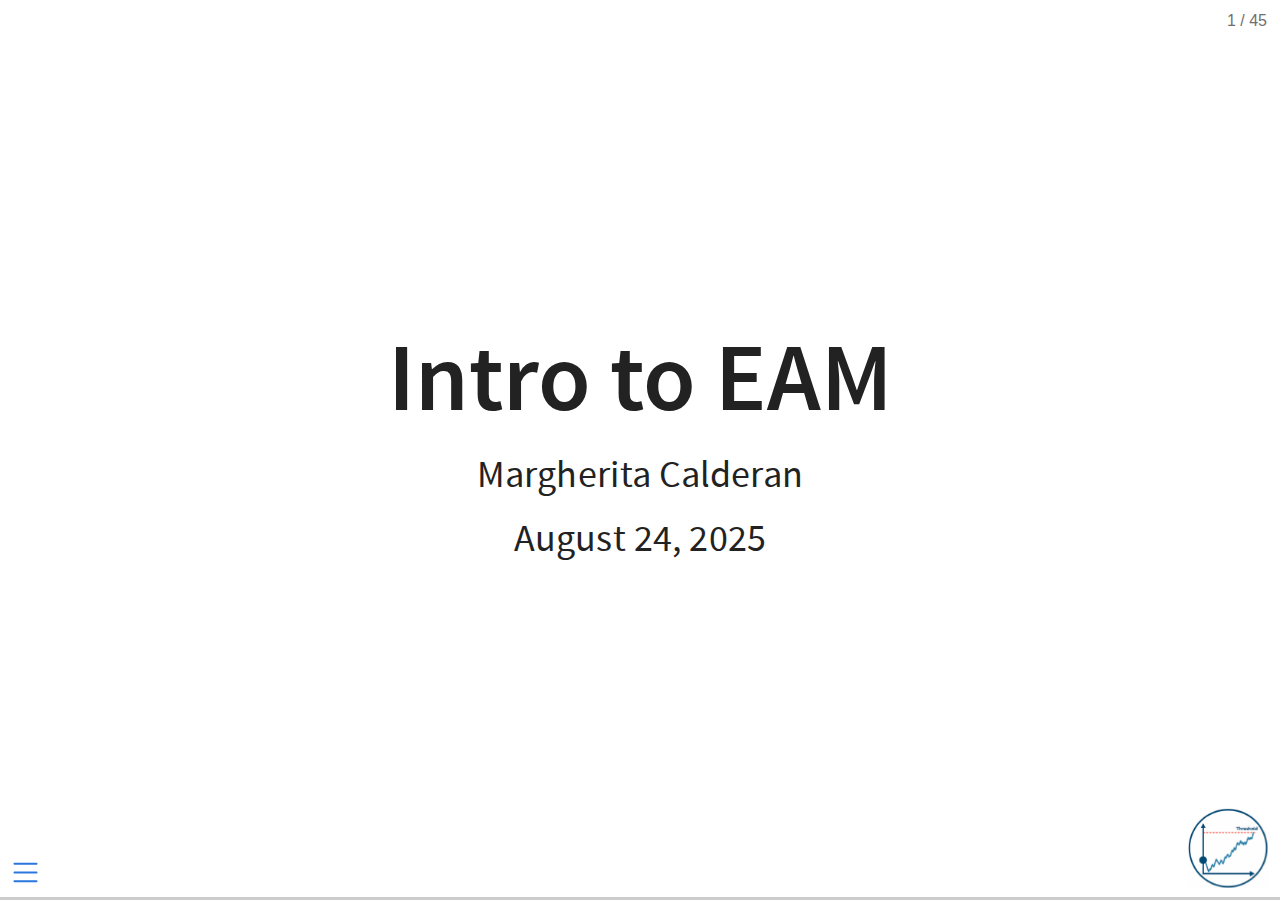
<file: docs/eam-intro.html>
<!DOCTYPE html>
<html lang="en"><head>
<script src="site_libs/clipboard/clipboard.min.js"></script>
<script src="site_libs/quarto-html/tabby.min.js"></script>
<script src="site_libs/quarto-html/popper.min.js"></script>
<script src="site_libs/quarto-html/tippy.umd.min.js"></script>
<link href="site_libs/quarto-html/tippy.css" rel="stylesheet">
<link href="site_libs/quarto-html/light-border.css" rel="stylesheet">
<link href="site_libs/quarto-html/quarto-html.min.css" rel="stylesheet" data-mode="light">
<link href="site_libs/quarto-html/quarto-syntax-highlighting.css" rel="stylesheet" id="quarto-text-highlighting-styles"><meta charset="utf-8">
  <meta name="generator" content="quarto-1.5.57">

  <meta name="author" content="Margherita Calderan">
  <meta name="dcterms.date" content="2025-08-24">
  <title>Intro to EAM</title>
  <meta name="apple-mobile-web-app-capable" content="yes">
  <meta name="apple-mobile-web-app-status-bar-style" content="black-translucent">
  <meta name="viewport" content="width=device-width, initial-scale=1.0, maximum-scale=1.0, user-scalable=no, minimal-ui">
  <link rel="stylesheet" href="site_libs/revealjs/dist/reset.css">
  <link rel="stylesheet" href="site_libs/revealjs/dist/reveal.css">
  <style>
    code{white-space: pre-wrap;}
    span.smallcaps{font-variant: small-caps;}
    div.columns{display: flex; gap: min(4vw, 1.5em);}
    div.column{flex: auto; overflow-x: auto;}
    div.hanging-indent{margin-left: 1.5em; text-indent: -1.5em;}
    ul.task-list{list-style: none;}
    ul.task-list li input[type="checkbox"] {
      width: 0.8em;
      margin: 0 0.8em 0.2em -1em; /* quarto-specific, see https://github.com/quarto-dev/quarto-cli/issues/4556 */ 
      vertical-align: middle;
    }
  </style>
  <link rel="stylesheet" href="site_libs/revealjs/dist/theme/quarto.css">
  <link rel="stylesheet" href="styles.css">
  <link href="site_libs/revealjs/plugin/quarto-line-highlight/line-highlight.css" rel="stylesheet">
  <link href="site_libs/revealjs/plugin/reveal-menu/menu.css" rel="stylesheet">
  <link href="site_libs/revealjs/plugin/reveal-menu/quarto-menu.css" rel="stylesheet">
  <link href="site_libs/revealjs/plugin/quarto-support/footer.css" rel="stylesheet">
  <style type="text/css">

  .callout {
    margin-top: 1em;
    margin-bottom: 1em;  
    border-radius: .25rem;
  }

  .callout.callout-style-simple { 
    padding: 0em 0.5em;
    border-left: solid #acacac .3rem;
    border-right: solid 1px silver;
    border-top: solid 1px silver;
    border-bottom: solid 1px silver;
    display: flex;
  }

  .callout.callout-style-default {
    border-left: solid #acacac .3rem;
    border-right: solid 1px silver;
    border-top: solid 1px silver;
    border-bottom: solid 1px silver;
  }

  .callout .callout-body-container {
    flex-grow: 1;
  }

  .callout.callout-style-simple .callout-body {
    font-size: 1rem;
    font-weight: 400;
  }

  .callout.callout-style-default .callout-body {
    font-size: 0.9rem;
    font-weight: 400;
  }

  .callout.callout-titled.callout-style-simple .callout-body {
    margin-top: 0.2em;
  }

  .callout:not(.callout-titled) .callout-body {
      display: flex;
  }

  .callout:not(.no-icon).callout-titled.callout-style-simple .callout-content {
    padding-left: 1.6em;
  }

  .callout.callout-titled .callout-header {
    padding-top: 0.2em;
    margin-bottom: -0.2em;
  }

  .callout.callout-titled .callout-title  p {
    margin-top: 0.5em;
    margin-bottom: 0.5em;
  }
    
  .callout.callout-titled.callout-style-simple .callout-content  p {
    margin-top: 0;
  }

  .callout.callout-titled.callout-style-default .callout-content  p {
    margin-top: 0.7em;
  }

  .callout.callout-style-simple div.callout-title {
    border-bottom: none;
    font-size: .9rem;
    font-weight: 600;
    opacity: 75%;
  }

  .callout.callout-style-default  div.callout-title {
    border-bottom: none;
    font-weight: 600;
    opacity: 85%;
    font-size: 0.9rem;
    padding-left: 0.5em;
    padding-right: 0.5em;
  }

  .callout.callout-style-default div.callout-content {
    padding-left: 0.5em;
    padding-right: 0.5em;
  }

  .callout.callout-style-simple .callout-icon::before {
    height: 1rem;
    width: 1rem;
    display: inline-block;
    content: "";
    background-repeat: no-repeat;
    background-size: 1rem 1rem;
  }

  .callout.callout-style-default .callout-icon::before {
    height: 0.9rem;
    width: 0.9rem;
    display: inline-block;
    content: "";
    background-repeat: no-repeat;
    background-size: 0.9rem 0.9rem;
  }

  .callout-title {
    display: flex
  }
    
  .callout-icon::before {
    margin-top: 1rem;
    padding-right: .5rem;
  }

  .callout.no-icon::before {
    display: none !important;
  }

  .callout.callout-titled .callout-body > .callout-content > :last-child {
    padding-bottom: 0.5rem;
    margin-bottom: 0;
  }

  .callout.callout-titled .callout-icon::before {
    margin-top: .5rem;
    padding-right: .5rem;
  }

  .callout:not(.callout-titled) .callout-icon::before {
    margin-top: 1rem;
    padding-right: .5rem;
  }

  /* Callout Types */

  div.callout-note {
    border-left-color: #4582ec !important;
  }

  div.callout-note .callout-icon::before {
    background-image: url('[data-uri]');
  }

  div.callout-note.callout-style-default .callout-title {
    background-color: #dae6fb
  }

  div.callout-important {
    border-left-color: #d9534f !important;
  }

  div.callout-important .callout-icon::before {
    background-image: url('[data-uri]');
  }

  div.callout-important.callout-style-default .callout-title {
    background-color: #f7dddc
  }

  div.callout-warning {
    border-left-color: #f0ad4e !important;
  }

  div.callout-warning .callout-icon::before {
    background-image: url('[data-uri]');
  }

  div.callout-warning.callout-style-default .callout-title {
    background-color: #fcefdc
  }

  div.callout-tip {
    border-left-color: #02b875 !important;
  }

  div.callout-tip .callout-icon::before {
    background-image: url('[data-uri]');
  }

  div.callout-tip.callout-style-default .callout-title {
    background-color: #ccf1e3
  }

  div.callout-caution {
    border-left-color: #fd7e14 !important;
  }

  div.callout-caution .callout-icon::before {
    background-image: url('[data-uri]');
  }

  div.callout-caution.callout-style-default .callout-title {
    background-color: #ffe5d0
  }

  </style>
  <style type="text/css">
    .reveal div.sourceCode {
      margin: 0;
      overflow: auto;
    }
    .reveal div.hanging-indent {
      margin-left: 1em;
      text-indent: -1em;
    }
    .reveal .slide:not(.center) {
      height: 100%;
    }
    .reveal .slide.scrollable {
      overflow-y: auto;
    }
    .reveal .footnotes {
      height: 100%;
      overflow-y: auto;
    }
    .reveal .slide .absolute {
      position: absolute;
      display: block;
    }
    .reveal .footnotes ol {
      counter-reset: ol;
      list-style-type: none; 
      margin-left: 0;
    }
    .reveal .footnotes ol li:before {
      counter-increment: ol;
      content: counter(ol) ". "; 
    }
    .reveal .footnotes ol li > p:first-child {
      display: inline-block;
    }
    .reveal .slide ul,
    .reveal .slide ol {
      margin-bottom: 0.5em;
    }
    .reveal .slide ul li,
    .reveal .slide ol li {
      margin-top: 0.4em;
      margin-bottom: 0.2em;
    }
    .reveal .slide ul[role="tablist"] li {
      margin-bottom: 0;
    }
    .reveal .slide ul li > *:first-child,
    .reveal .slide ol li > *:first-child {
      margin-block-start: 0;
    }
    .reveal .slide ul li > *:last-child,
    .reveal .slide ol li > *:last-child {
      margin-block-end: 0;
    }
    .reveal .slide .columns:nth-child(3) {
      margin-block-start: 0.8em;
    }
    .reveal blockquote {
      box-shadow: none;
    }
    .reveal .tippy-content>* {
      margin-top: 0.2em;
      margin-bottom: 0.7em;
    }
    .reveal .tippy-content>*:last-child {
      margin-bottom: 0.2em;
    }
    .reveal .slide > img.stretch.quarto-figure-center,
    .reveal .slide > img.r-stretch.quarto-figure-center {
      display: block;
      margin-left: auto;
      margin-right: auto; 
    }
    .reveal .slide > img.stretch.quarto-figure-left,
    .reveal .slide > img.r-stretch.quarto-figure-left  {
      display: block;
      margin-left: 0;
      margin-right: auto; 
    }
    .reveal .slide > img.stretch.quarto-figure-right,
    .reveal .slide > img.r-stretch.quarto-figure-right  {
      display: block;
      margin-left: auto;
      margin-right: 0; 
    }
  </style>
  <style>
  .reveal .slide-logo {
    max-height: unset;
    height:80px;
  }
  </style>
</head>
<body class="quarto-light">
  <div class="reveal">
    <div class="slides">

<section id="title-slide" class="quarto-title-block center">
  <h1 class="title">Intro to EAM</h1>

<div class="quarto-title-authors">
<div class="quarto-title-author">
<div class="quarto-title-author-name">
Margherita Calderan 
</div>
</div>
</div>

  <p class="date">August 24, 2025</p>
</section>
<section id="decision-making---perception-into-action" class="slide level2">
<h2>Decision Making - Perception into Action</h2>
<ul>
<li>Many decisions are made rapidly and at a low cognitive level.</li>
<li>Perception triggers stored knowledge → triggers action.</li>
<li>This process matches perception to known representations and selects a response.</li>
</ul>
</section>
<section id="all-evidence-accumulation-models" class="slide level2 small-text">
<h2>All Evidence Accumulation Models</h2>
<p>EAMs assume that, upon stimulus presentation (e.g., left- or right-facing arrow), the decision maker:</p>
<ul>
<li>Samples noisy evidence for available options (e.g., “Should I press left or right?”)</li>
<li>Accumulates that evidence until a <strong>threshold</strong> is crossed</li>
</ul>
<div class="columns">
<div class="column" style="width:70%;">
<p><img data-src="img/dotmot.jpg" width="700" height="400"></p>
</div><div class="column small-small-text center" style="width:30%;">
<p><br></p>
<blockquote>
<p><a href="https://doi.org/10.1523/JNEUROSCI.4156-11.2012">Mulder, M. J., Wagenmakers, E. J., Ratcliff, R., Boekel, W., &amp; Forstmann, B. U. (2012). Bias in the brain: a diffusion model analysis of prior probability and potential payoff. Journal of Neuroscience, 32(7), 2335–2343.</a></p>
</blockquote>
</div></div>
</section>
<section id="sequential-sampling-models" class="slide level2">
<h2>Sequential Sampling Models</h2>
<p>Could differ:</p>
<ul>
<li>Number of <strong>accumulators</strong> (e.g., single vs multiple)</li>
<li><strong>Decision rules</strong> (relative vs absolute)</li>
<li><strong>Drift rate</strong>: constant or time-varying</li>
<li><strong>Noise</strong>: stochastic vs deterministic</li>
<li>With or without <strong>inhibition</strong> or <strong>decay</strong></li>
</ul>
</section>
<section id="sequential-processing-assumption" class="slide level2">
<h2>Sequential Processing Assumption</h2>
<p>Total <strong>Response Time (RT)</strong> is modeled as the sum of <strong>three sequential stages</strong>:</p>
<ol type="1">
<li><strong>Stimulus encoding</strong></li>
<li><strong>Evidence accumulation</strong> (decision-making)</li>
<li><strong>Motor response execution</strong></li>
</ol>
<p>Stages (1) and (3) are captured in the <strong>nondecision time (Ter)</strong> parameter.</p>
<aside class="notes">
<p>the models contain parameters controlling the evidence starJng point (allowing for a priori biases), accumulaJon rate (controlling the speed of processing), threshold/boundary separaJon (controlling the amount of evidence required to make a response), and nondecision Jme (the sum of Jme taken for sJmulus encoding and motor response production).</p>
<style type="text/css">
        span.MJX_Assistive_MathML {
          position:absolute!important;
          clip: rect(1px, 1px, 1px, 1px);
          padding: 1px 0 0 0!important;
          border: 0!important;
          height: 1px!important;
          width: 1px!important;
          overflow: hidden!important;
          display:block!important;
      }</style></aside>
</section>
<section id="relative-evidence-models" class="slide level2 small-text">
<h2>Relative Evidence Models</h2>
<p>In <strong>relative evidence models</strong> (e.g., Wiener process, Diffusion Decision Model):</p>
<div class="columns">
<div class="column" style="width:40%;">
<p><br></p>
<ul>
<li>Decision is based on the <strong>difference</strong> in accumulated evidence between two options.</li>
</ul>
<p><br></p>
<ul>
<li>Suitable for <strong>binary choices</strong>.</li>
</ul>
</div><div class="column" style="width:60%;">
<p><img data-src="img/eam-relative.png" class="align-center" width="550" height="350"></p>
</div></div>
<blockquote>
<p>Boag, R. J., Innes, R. J., Stevenson, N., Bahg, G., Busemeyer, J. R., Cox, G. E., … Forstmann, B. (2024, July 2). An expert guide to planning experimental tasks for evidence accumulation modelling. https://doi.org/10.31234/osf.io/snqgp</p>
</blockquote>
</section>
<section id="absolute-evidence-models" class="slide level2 small-text">
<h2>Absolute Evidence Models</h2>
<p>In <strong>racing accumulator models</strong> (e.g., LBA, RDM):</p>
<div class="columns">
<div class="column" style="width:40%;">
<ul>
<li><p>Each option has its own <strong>accumulator</strong> tracking <strong>absolute evidence</strong>.</p></li>
<li><p>Decision is made by the <strong>first accumulator to reach threshold</strong>.</p></li>
<li><p>Can handle <strong>multiple alternatives</strong> (not just binary choices).</p></li>
</ul>
</div><div class="column small-small-text align-center" style="width:60%;">
<p><img data-src="img/eam-absolute.png" width="550" height="350"></p>
</div></div>
<blockquote>
<p>Boag, R. J., Innes, R. J., Stevenson, N., Bahg, G., Busemeyer, J. R., Cox, G. E., … Forstmann, B. (2024, July 2). An expert guide to planning experimental tasks for evidence accumulation modelling. https://doi.org/10.31234/osf.io/snqgp</p>
</blockquote>
<aside class="notes">
<p>Although relative and absolute evidence models differ in how they conceptualize evidence, they:</p>
<ul>
<li>Share similar assumptions about trial structure and data quality</li>
<li>Use overlapping parameters (drift rate, threshold, bias, nondecision time)</li>
<li>Often reach the <strong>same substantive conclusions</strong></li>
<li>Provide convergent results when applied to the same data</li>
</ul>
<style type="text/css">
        span.MJX_Assistive_MathML {
          position:absolute!important;
          clip: rect(1px, 1px, 1px, 1px);
          padding: 1px 0 0 0!important;
          border: 0!important;
          height: 1px!important;
          width: 1px!important;
          overflow: hidden!important;
          display:block!important;
      }</style></aside>
</section>
<section>
<section id="noisy-evidence" class="title-slide slide level1 center">
<h1>Noisy evidence</h1>
<p><br></p>
<p>A random walk is the cumulative sum of independent random variables, which in decision-making models represent the sequential evidence gathered from discrete observations of a stimulus.</p>
<p><br> <a href="https://doi.org/10.1007/978-3-031-45271-0_4" class="small-small-text">Smith, P.L., Ratcliff, R. (2024). An Introduction to the Diffusion Model of Decision-Making. In: Forstmann, B.U., Turner, B.M. (eds) An Introduction to Model-Based Cognitive Neuroscience. Springer, Cham.</a></p>
</section>
<section id="wiener-process" class="slide level2 small-text align-center">
<h2>Wiener Process</h2>
<p>The <strong>Wiener process</strong> (Brownian motion) is the foundation of many decision models. It models the accumulation of evidence as a noisy process:</p>
<p><br> <math display="block" xmlns="http://www.w3.org/1998/Math/MathML"><semantics><mrow><mi>x</mi><mrow><mo stretchy="true" form="prefix">(</mo><mi>t</mi><mo stretchy="true" form="postfix">)</mo></mrow><mo>=</mo><mi>z</mi><mo>+</mo><mi>v</mi><mi>t</mi><mo>+</mo><mi>s</mi><mi>W</mi><mrow><mo stretchy="true" form="prefix">(</mo><mi>t</mi><mo stretchy="true" form="postfix">)</mo></mrow></mrow><annotation encoding="application/x-tex">
x(t) = z + vt + sW(t)
</annotation></semantics></math> <br></p>
<div class="columns">
<div class="column" style="width:40%;">
<ul>
<li><math display="inline" xmlns="http://www.w3.org/1998/Math/MathML"><semantics><mrow><mi>x</mi><mrow><mo stretchy="true" form="prefix">(</mo><mi>t</mi><mo stretchy="true" form="postfix">)</mo></mrow></mrow><annotation encoding="application/x-tex">x(t)</annotation></semantics></math>: accumulated evidence at time <math display="inline" xmlns="http://www.w3.org/1998/Math/MathML"><semantics><mi>t</mi><annotation encoding="application/x-tex">t</annotation></semantics></math></li>
<li>z: starting point</li>
<li>v: drift rate (signal strength)</li>
<li>s: noise (standard deviation of the increments)</li>
<li><math display="inline" xmlns="http://www.w3.org/1998/Math/MathML"><semantics><mrow><mi>W</mi><mrow><mo stretchy="true" form="prefix">(</mo><mi>t</mi><mo stretchy="true" form="postfix">)</mo></mrow></mrow><annotation encoding="application/x-tex">W(t)</annotation></semantics></math>: standard Wiener process (Gaussian increments)</li>
</ul>
</div><div class="column" style="width:60%;">
<div class="cell">
<div class="cell-output-display">
<div>
<figure>
<p><img data-src="eam-intro_files/figure-revealjs/unnamed-chunk-2-1.png" style="width:95.0%"></p>
</figure>
</div>
</div>
</div>
</div></div>
</section>
<section id="wiener-first-passage-time-fpt" class="slide level2 small-text align-center">
<h2>Wiener First Passage Time (FPT)</h2>
<p><br> <math display="block" xmlns="http://www.w3.org/1998/Math/MathML"><semantics><mrow><mi>d</mi><mrow><mo stretchy="true" form="prefix">(</mo><mi>t</mi><mo>,</mo><mi>x</mi><mo>=</mo><mn>0</mn><mo stretchy="false" form="prefix">|</mo><mi>α</mi><mo>,</mo><mi>τ</mi><mo>,</mo><mi>β</mi><mo>,</mo><mi>δ</mi><mo stretchy="true" form="postfix">)</mo></mrow><mo>=</mo><mfrac><mn>1</mn><msup><mi>α</mi><mn>2</mn></msup></mfrac><mo>exp</mo><mrow><mo stretchy="true" form="prefix">[</mo><mi>−</mi><mi>α</mi><mi>β</mi><mi>δ</mi><mo>−</mo><mfrac><mn>1</mn><mn>2</mn></mfrac><msup><mi>δ</mi><mn>2</mn></msup><mrow><mo stretchy="true" form="prefix">(</mo><mi>t</mi><mo>−</mo><mi>τ</mi><mo stretchy="true" form="postfix">)</mo></mrow><mo stretchy="true" form="postfix">]</mo></mrow><mi>f</mi><mrow><mo stretchy="true" form="prefix">(</mo><mfrac><mrow><mo stretchy="true" form="prefix">|</mo><mi>t</mi><mo>−</mo><mi>τ</mi><mo stretchy="true" form="postfix">|</mo></mrow><msup><mi>α</mi><mn>2</mn></msup></mfrac><mo minsize="2.4" maxsize="2.4" stretchy="false" form="prefix">|</mo><mi>β</mi><mo stretchy="true" form="postfix">)</mo></mrow></mrow><annotation encoding="application/x-tex">
d(t,x=0|\alpha,\tau,\beta,\delta) = \frac{1}{\alpha^2} \exp\left[-\alpha\beta\delta - \frac{1}{2}\delta^2(t-\tau)\right] f\left(\frac{|t-\tau|}{\alpha^2}\bigg|\beta\right)
</annotation></semantics></math> <br></p>
<div class="columns">
<div class="column" style="width:50%;">
<p><img data-src="img/wiener.png"></p>
</div><div class="column" style="width:50%;">
<blockquote>
<p>It is the expected distribution of the time until the process first hits or crosses one or the other boundary. This results in a bivariate distribution, over responses <math display="inline" xmlns="http://www.w3.org/1998/Math/MathML"><semantics><mi>x</mi><annotation encoding="application/x-tex">x</annotation></semantics></math> and hitting times <math display="inline" xmlns="http://www.w3.org/1998/Math/MathML"><semantics><mi>t</mi><annotation encoding="application/x-tex">t</annotation></semantics></math>.</p>
</blockquote>
<p><br></p>
</div></div>
<p><a href="(https://journal.r-project.org/archive/2014/RJ-2014-005/index.html)">Wabersich and Vandekerckhove (2014), <em>The R Journal</em></a></p>
</section>
<section id="full-diffusion-decision-model" class="slide level2 align-center">
<h2>Full Diffusion Decision Model</h2>
<p><br></p>
<p>The <strong>Full DDM</strong> accounts for more behavioral phenomena by allowing <strong>trial-to-trial variability</strong> in key parameters:</p>
<p><br></p>
<p><strong>Drift rate</strong>: <math display="inline" xmlns="http://www.w3.org/1998/Math/MathML"><semantics><mrow><mi>v</mi><mo>∼</mo><mi>𝒩</mi><mrow><mo stretchy="true" form="prefix">(</mo><msub><mi>μ</mi><mi>v</mi></msub><mo>,</mo><msup><mi>η</mi><mn>2</mn></msup><mo stretchy="true" form="postfix">)</mo></mrow></mrow><annotation encoding="application/x-tex">v \sim \mathcal{N}(\mu_v, \eta^2)</annotation></semantics></math></p>
<p><strong>Starting point</strong>: <math display="inline" xmlns="http://www.w3.org/1998/Math/MathML"><semantics><mrow><mi>z</mi><mo>∼</mo><mtext mathvariant="normal">Uniform</mtext><mrow><mo stretchy="true" form="prefix">(</mo><mi>z</mi><mo>−</mo><msub><mi>s</mi><mi>z</mi></msub><mi>/</mi><mn>2</mn><mo>,</mo><mi>z</mi><mo>+</mo><msub><mi>s</mi><mi>z</mi></msub><mi>/</mi><mn>2</mn><mo stretchy="true" form="postfix">)</mo></mrow></mrow><annotation encoding="application/x-tex">z \sim \text{Uniform}(z - s_z/2, z + s_z/2)</annotation></semantics></math></p>
<p><strong>Non-decision time</strong>: <math display="inline" xmlns="http://www.w3.org/1998/Math/MathML"><semantics><mrow><msub><mi>t</mi><mn>0</mn></msub><mo>∼</mo><mtext mathvariant="normal">Uniform</mtext><mrow><mo stretchy="true" form="prefix">(</mo><msub><mi>t</mi><mn>0</mn></msub><mo>−</mo><msub><mi>s</mi><msub><mi>t</mi><mn>0</mn></msub></msub><mi>/</mi><mn>2</mn><mo>,</mo><msub><mi>t</mi><mn>0</mn></msub><mo>+</mo><msub><mi>s</mi><msub><mi>t</mi><mn>0</mn></msub></msub><mi>/</mi><mn>2</mn><mo stretchy="true" form="postfix">)</mo></mrow></mrow><annotation encoding="application/x-tex">t_0 \sim \text{Uniform}(t_0 - s_{t_0}/2, t_0 + s_{t_0}/2)</annotation></semantics></math></p>
</section>
<section id="full-ddm-parameters" class="slide level2 small-text align-center">
<h2>Full DDM Parameters</h2>
<div class="columns">
<div class="column align-left" style="width:40%;">
<p><strong>a</strong>: decision boundary</p>
<p><strong>z</strong>: starting point</p>
<p><strong>v</strong>: drift rate</p>
<p><strong>t_0</strong>: non-decision time</p>
<p><strong>s</strong>: noise scale (usually fixed)</p>
<p><strong><math display="inline" xmlns="http://www.w3.org/1998/Math/MathML"><semantics><mi>η</mi><annotation encoding="application/x-tex">\eta</annotation></semantics></math></strong>: SD of drift rate across trials</p>
<p><strong><math display="inline" xmlns="http://www.w3.org/1998/Math/MathML"><semantics><msub><mi>s</mi><mi>z</mi></msub><annotation encoding="application/x-tex">s_{z}</annotation></semantics></math></strong>: variability in start point</p>
<p><strong><math display="inline" xmlns="http://www.w3.org/1998/Math/MathML"><semantics><msub><mi>s</mi><msub><mi>t</mi><mn>0</mn></msub></msub><annotation encoding="application/x-tex">s_{t_0}</annotation></semantics></math></strong>: variability in non-decision time</p>
</div><div class="column" style="width:60%;">
<p><img data-src="img/fullDDM.jpg"></p>
</div></div>
<blockquote>
<p><a href="https://www.sciencedirect.com/science/article/pii/S002224961830021X" class="small-small-text">Boehm, U., Annis, J., Frank, … &amp; Wagenmakers, E. J. (2018). Estimating across-trial variability parameters of the Diffusion Decision Model: Expert advice and recommendations. <em>Journal of Mathematical Psychology</em>, 87, 46-75.</a> <a href="https://doi.org/10.1111/1467-9280.00067" class="small-small-text">Ratcliff, R., &amp; Rouder, J. N. (1998). Modeling Response Times for Two-Choice Decisions. Psychological Science, 9(5), 347-356.</a></p>
</blockquote>
</section>
<section id="purpose-of-variability" class="slide level2">
<h2>Purpose of Variability</h2>
<p><br></p>
<p>Adding variability improves the model’s ability to:</p>
<ul>
<li>Capture <strong>error RT differences</strong></li>
<li>Reflect <strong>trial-to-trial attention or difficulty changes</strong> <br></li>
</ul>
<p>However, it increases computational demands.</p>
</section>
<section id="racing-diffusion-model" class="slide level2 align-center">
<h2>Racing Diffusion Model</h2>
<p><br></p>
<p>Instead of a single process choosing between boundaries, the <strong>Racing Diffusion Model</strong> (RDM) uses <strong>multiple independent diffusion processes</strong>, one per option:</p>
<p><br></p>
<p><math display="block" xmlns="http://www.w3.org/1998/Math/MathML"><semantics><mrow><mi>d</mi><msub><mi>x</mi><mi>k</mi></msub><mrow><mo stretchy="true" form="prefix">(</mo><mi>t</mi><mo stretchy="true" form="postfix">)</mo></mrow><mo>=</mo><msub><mi>v</mi><mi>k</mi></msub><mspace width="0.167em"></mspace><mi>d</mi><mi>t</mi><mo>+</mo><mi>s</mi><mspace width="0.167em"></mspace><mi>d</mi><msub><mi>W</mi><mi>k</mi></msub><mrow><mo stretchy="true" form="prefix">(</mo><mi>t</mi><mo stretchy="true" form="postfix">)</mo></mrow><mspace width="1.0em"></mspace><mrow><mtext mathvariant="normal">for </mtext><mspace width="0.333em"></mspace></mrow><mi>k</mi><mo>=</mo><mn>1</mn><mo>,</mo><mi>…</mi><mo>,</mo><mi>K</mi></mrow><annotation encoding="application/x-tex">
dx_k(t) = v_k \, dt + s \, dW_k(t) \quad \text{for } k = 1,\dots,K
</annotation></semantics></math> <br></p>
<p>Each accumulator races toward its threshold. The first to cross <strong>wins</strong>.</p>
</section>
<section id="section" class="slide level2 small-small-text align-center">
<h2></h2>
<div class="quarto-figure quarto-figure-center">
<figure>
<p><img data-src="img/rdm.webp" class="quarto-figure quarto-figure-center" width="800" height="500"></p>
</figure>
</div>
<blockquote>
<p><a href="https://link.springer.com/content/pdf/10.3758/s13423-020-01719-6.pdf">Tillman, G., Van Zandt, T., &amp; Logan, G. D. (2020). Sequential sampling models without random between-trial variability: The racing diffusion model of speeded decision making. Psychonomic Bulletin &amp; Review, 27(5), 911-936.</a></p>
</blockquote>
</section>
<section id="rdm" class="slide level2">
<h2>RDM</h2>
<p>Without starting point variability…</p>
<p><br> <math display="block" xmlns="http://www.w3.org/1998/Math/MathML"><semantics><mrow><msub><mi>f</mi><mi>i</mi></msub><mrow><mo stretchy="true" form="prefix">(</mo><mi>t</mi><mo stretchy="false" form="prefix">|</mo><mi>b</mi><mo>,</mo><mi>v</mi><mo stretchy="true" form="postfix">)</mo></mrow><mo>=</mo><mi>b</mi><msup><mrow><mo stretchy="true" form="prefix">(</mo><mn>2</mn><mi>π</mi><msup><mi>t</mi><mn>3</mn></msup><mo stretchy="true" form="postfix">)</mo></mrow><mrow><mi>−</mi><mfrac><mn>1</mn><mn>2</mn></mfrac></mrow></msup><mo>exp</mo><mrow><mo stretchy="true" form="prefix">[</mo><mi>−</mi><mfrac><mn>1</mn><mrow><mn>2</mn><mi>t</mi></mrow></mfrac><msup><mrow><mo stretchy="true" form="prefix">(</mo><mi>v</mi><mi>t</mi><mo>−</mo><mi>b</mi><mo stretchy="true" form="postfix">)</mo></mrow><mn>2</mn></msup><mo stretchy="true" form="postfix">]</mo></mrow></mrow><annotation encoding="application/x-tex">
f_{i}(t|b,v) = b(2 \pi t^{3})^{-\frac{1}{2}} \exp\left[-\frac{1}{2t}(v t-b)^{2}\right]
</annotation></semantics></math> <br> The winner is the first process to reach threshold:</p>
<p><br></p>
<p><math display="block" xmlns="http://www.w3.org/1998/Math/MathML"><semantics><mrow><msub><mi>g</mi><mi>i</mi></msub><mrow><mo stretchy="true" form="prefix">(</mo><mi>t</mi><mo stretchy="true" form="postfix">)</mo></mrow><mo>=</mo><msub><mi>f</mi><mi>i</mi></msub><mrow><mo stretchy="true" form="prefix">(</mo><mi>t</mi><mo stretchy="true" form="postfix">)</mo></mrow><munder><mo>∏</mo><mrow><mi>j</mi><mo>≠</mo><mi>i</mi></mrow></munder><mrow><mo stretchy="true" form="prefix">(</mo><mn>1</mn><mo>−</mo><msub><mi>F</mi><mi>j</mi></msub><mrow><mo stretchy="true" form="prefix">(</mo><mi>t</mi><mo stretchy="true" form="postfix">)</mo></mrow><mo stretchy="true" form="postfix">)</mo></mrow><mo>,</mo></mrow><annotation encoding="application/x-tex">
g_{i}(t) = f_{i}(t) \prod\limits_{j \neq i} (1 - F_{j}(t)),
</annotation></semantics></math></p>
</section>
<section id="summary" class="slide level2">
<h2>Summary</h2>
<table class="caption-top">
<colgroup>
<col style="width: 14%">
<col style="width: 36%">
<col style="width: 48%">
</colgroup>
<thead>
<tr class="header">
<th>Model</th>
<th>Core Mechanism</th>
<th>Key Strengths</th>
</tr>
</thead>
<tbody>
<tr class="odd">
<td><strong>Wiener</strong></td>
<td>Stochastic accumulation</td>
<td>Simple FPT, binary outcomes</td>
</tr>
<tr class="even">
<td><strong>Full DDM</strong></td>
<td>Accumulation + param variability</td>
<td>Realistic RTs, error patterns</td>
</tr>
<tr class="odd">
<td><strong>Racing DDM</strong></td>
<td>Multiple accumulators</td>
<td>Handles multi-alternative decisions</td>
</tr>
</tbody>
</table>
<blockquote>
<p><strong>Evidence accumulates noisily over time until a decision threshold is reached.</strong></p>
</blockquote>
</section>
<section id="latent-cognitive-parameters" class="slide level2">
<h2>Latent Cognitive Parameters</h2>
<p>EAMs decompose decisions into:</p>
<ul>
<li><p><strong>Drift rate (v)</strong></p></li>
<li><p><strong>Threshold (a)</strong></p></li>
<li><p><strong>Bias (z)</strong></p></li>
<li><p><strong>Nondecision time (Ter)</strong></p></li>
</ul>
</section>
<section id="drift-rate-v" class="slide level2">
<h2>Drift Rate (v)</h2>
<ul>
<li><p>Reflects <strong>evidence strength</strong></p></li>
<li><p>⬆ Drift → fast &amp; accurate decisions</p></li>
<li><p>⬇ Drift → slow, error-prone</p></li>
</ul>
<p>Manipulated by:</p>
<ul>
<li><p>Stimulus discriminability</p></li>
<li><p>Attention/task difficulty</p></li>
</ul>
</section>
<section id="thresholds-a" class="slide level2">
<h2>Thresholds (a)</h2>
<ul>
<li><p>Set before stimulus onset</p></li>
<li><p>Reflect <strong>response caution/cognitive control/bias/preference</strong></p></li>
</ul>
<p>⬆ Threshold:</p>
<ul>
<li>Slower but more accurate</li>
</ul>
<p>⬇ Threshold:</p>
<ul>
<li>Faster but error-prone</li>
</ul>
<blockquote>
<p>Manipulate via pre-trial cues or instructions.</p>
</blockquote>
</section>
<section id="starting-point-z" class="slide level2">
<h2>Starting Point (z)</h2>
<ul>
<li><p>Reflects <strong>response bias</strong></p></li>
<li><p>Midpoint = no bias</p></li>
</ul>
<p>Deviating from midpoint:</p>
<ul>
<li>Favors one response:
<ul>
<li>Faster/more accurate for favored</li>
<li>Slower/less accurate for disfavored</li>
</ul></li>
</ul>
<p>Set <strong>before</strong> stimulus onset.</p>
</section>
<section id="nondecision-time-ter" class="slide level2">
<h2>Nondecision Time (Ter)</h2>
<ul>
<li><p>Time to encode stimulus + execute response</p></li>
<li><p>Shifts RT distribution <strong>without</strong> changing shape/accuracy</p></li>
</ul>
<p>Sensitive to:</p>
<ul>
<li><p>Visual complexity</p></li>
<li><p>Motor demands</p></li>
</ul>
<blockquote>
<p>Hard to estimate precisely — often noisy across individuals.</p>
</blockquote>
</section>
<section id="use-of-parameters" class="slide level2">
<h2>Use of Parameters</h2>
<p>Compare parameters:</p>
<ul>
<li><p><strong>Across individuals</strong> (e.g., young vs.&nbsp;older adults)</p></li>
<li><p><strong>Within individuals</strong> (e.g., easy vs.&nbsp;hard conditions)</p></li>
<li><p><strong>With covariates</strong> (e.g., BOLD activity, IQ)</p></li>
</ul>
</section>
<section id="core-assumptions-of-the-basic-eam" class="slide level2">
<h2>Core Assumptions of the Basic EAM</h2>
<p><br></p>
<ul>
<li>Each decision = a <strong>single, continuous accumulation</strong> of evidence</li>
</ul>
<p><br></p>
<ul>
<li>Culminates in a <strong>discrete response</strong></li>
</ul>
<p><br></p>
<ul>
<li>Evidence accumulates from <strong>stimulus onset to response</strong></li>
</ul>
</section>
<section id="eam-suitable-tasks-should" class="slide level2">
<h2>EAM-suitable tasks should</h2>
<ul>
<li><p>Clearly define <strong>stimulus and response onset</strong></p></li>
<li><p>Present <strong>static, constant stimuli</strong></p></li>
<li><p>Avoid overlapping cognitive processes</p></li>
</ul>
</section>
<section id="within-trial-stationarity" class="slide level2">
<h2>Within-Trial Stationarity</h2>
<ul>
<li>Model parameters are <strong>fixed within a trial</strong></li>
<li>Evidence accumulation:
<ul>
<li>Constant <strong>mean rate</strong>, though noisy</li>
<li>No changes in stimulus evidence mid-trial</li>
</ul></li>
<li>Decision thresholds:
<ul>
<li>Set <strong>before</strong> stimulus onset</li>
<li><strong>Do not change</strong> during the trial</li>
</ul></li>
</ul>
</section>
<section id="within-condition-stationarity" class="slide level2">
<h2>Within-Condition Stationarity</h2>
<ul>
<li>Parameters are constant <strong>across same-type trials</strong></li>
<li>Needed for <strong>model fitting and averaging</strong></li>
<li>Assumes:
<ul>
<li>Trials of same condition reflect <strong>same cognitive settings</strong></li>
<li>Participant behavior is stable</li>
</ul></li>
</ul>
<blockquote>
<p>Example: Don’t change stimulus brightness mid-trial.</p>
</blockquote>
</section>
<section id="positively-skewed-rt-distributions" class="slide level2">
<h2>Positively Skewed RT Distributions</h2>
<p>EAMs naturally produce <strong>positively skewed</strong> RTs.</p>

<img data-src="eam-intro_files/figure-revealjs/unnamed-chunk-3-1.png" width="960" class="r-stretch"></section>
<section id="free-of-contaminant-processes" class="slide level2">
<h2>Free of Contaminant Processes</h2>
<p>Data should reflect <strong>evidence accumulation</strong>!</p>
<p>Avoid:</p>
<ul>
<li><p>Random guessing</p></li>
<li><p>Fast guesses</p></li>
<li><p>Attention lapses or missing responses</p></li>
</ul>
<blockquote>
<p>Clean data = better model fit and interpretability.</p>
</blockquote>
</section>
<section id="stimulus-design" class="slide level2">
<h2>Stimulus Design</h2>
<p>Manipulate difficulty to modulate:</p>
<ul>
<li><p>Drift rate</p></li>
<li><p>Error rates (target: <strong>5–35%</strong>)</p></li>
</ul>
<p>Avoid:</p>
<ul>
<li><p><strong>Floor effects</strong> → guessing</p></li>
<li><p><strong>Ceiling effects</strong> → no errors to fit</p></li>
</ul>
</section>
<section id="response-modality" class="slide level2">
<h2>Response Modality</h2>
<p>EAMs assume the response begins <strong>after the decision ends</strong>.</p>
<p>Best modalities:</p>
<ul>
<li><p><strong>Manual keypresses</strong></p></li>
<li><p><strong>Saccades</strong></p></li>
</ul>
<p>Avoid imprecise, slow, or delayed responses.</p>
</section>
<section id="trial-structure-and-event-timing" class="slide level2">
<h2>Trial Structure and Event Timing</h2>
<p>EAM tasks follow a structured sequence of events:</p>
<ol type="1">
<li><p><strong>Cue</strong> (optional)</p></li>
<li><p><strong>Fixation</strong></p></li>
<li><p><strong>Stimulus onset</strong></p></li>
<li><p><strong>Response window</strong></p></li>
<li><p><strong>Intertrial interval</strong></p></li>
</ol>
<p>Each component affects the integrity of evidence accumulation.</p>
</section>
<section id="cue" class="slide level2">
<h2>Cue</h2>
<ul>
<li>Optional cue presented <strong>before</strong> stimulus onset.</li>
<li>Informs participants <strong>how</strong> to respond (e.g., emphasis on speed or accuracy).</li>
<li>May set cognitive control parameters:
<ul>
<li><strong>Thresholds</strong></li>
<li><strong>Biases</strong></li>
</ul></li>
<li>Can direct <strong>gaze or attention</strong> to a spatial location.</li>
</ul>
<blockquote>
<p>Must occur <strong>before</strong> evidence accumulation begins.</p>
</blockquote>
</section>
<section id="fixation-interval" class="slide level2">
<h2>Fixation Interval</h2>
<ul>
<li>Ensures eyes and attention are centered.</li>
<li>Allows previous trial’s processes to return to <strong>baseline</strong>.</li>
<li>Reduces overlap across trials.</li>
</ul>
<p>💡 <strong>Best practice:</strong> Use <strong>variable durations</strong>, e.g.:</p>
<ul>
<li><p>Sample from exponential or pseudo-exponential distribution</p></li>
<li><p>Mean ≈ 0.7 s; range = 0.2–5 s</p></li>
</ul>
</section>
<section id="stimulus-onset" class="slide level2">
<h2>Stimulus Onset</h2>
<ul>
<li>Marks the <strong>start</strong> of evidence accumulation.</li>
<li>Assumes <strong>constant signal strength</strong> from onset to response.</li>
</ul>
<blockquote>
<p>Any variability or delay in onset weakens the assumption of continuous accumulation.</p>
</blockquote>
</section>
<section id="response-window" class="slide level2">
<h2>Response Window</h2>
<ul>
<li>Starts with stimulus onset.</li>
<li>Ends with:
<ul>
<li>A <strong>response</strong></li>
<li>Or a <strong>deadline</strong></li>
</ul></li>
</ul>
<p>💡 Calibrate response window:</p>
<ul>
<li><p>Long enough to allow natural responding</p></li>
<li><p>Short enough to avoid strategy shifts</p></li>
<li><p>Typical EAM use: <strong>mean RT &lt; 1.5 s</strong></p></li>
</ul>
</section>
<section id="but-eams-can-handle-longer-rts" class="slide level2">
<h2>But… EAMs Can Handle Longer RTs</h2>
<ul>
<li><p><a href="https://doi.org/10.1037/xge0000774"><strong>Lerche, et al.&nbsp;(2020)</strong></a>. Drift rate and General Intelligence: fast tasks 0.655<em>s</em> and slow tasks 3,319<em>s</em> ms.</p></li>
<li><p><a href="https://doi.org/10.1016/j.tics.2022.11.009"><strong>Boag et al.&nbsp;(2023)</strong></a>: EAMs used in:</p>
<ul>
<li>Air-traffic control</li>
<li>Maritime surveillance</li>
<li>Forensic decision making</li>
</ul></li>
</ul>
</section>
<section id="intertrial-interval" class="slide level2">
<h2>Intertrial Interval</h2>
<ul>
<li>Time between trials</li>
<li>Purpose:
<ul>
<li>Allow participant to <strong>reset</strong></li>
<li>Prevent <strong>proactive interference</strong></li>
<li>Avoid <strong>sequential effects</strong></li>
</ul></li>
</ul>
</section>
<section id="sample-size-planning" class="slide level2">
<h2>Sample Size Planning</h2>
<ul>
<li>Critical for <strong>parameter recovery</strong> and <strong>error trials</strong></li>
<li>Key question:
<ul>
<li>Will you have enough <strong>rare trial types</strong> (e.g., errors on easy trials)?</li>
</ul></li>
</ul>
<blockquote>
<p>Example:<br>
200 trials × 5% error rate = <strong>10 error trials</strong> — often the <strong>minimum</strong> for fitting.</p>
</blockquote>
</section>
<section id="collecting-data" class="slide level2">
<h2>Collecting Data</h2>
<p>EAM modeling requires detailed per-trial data:</p>
<p>Each trial (row) should include:</p>
<ul>
<li><p>Participant ID</p></li>
<li><p>Condition</p></li>
<li><p>Stimulus presented</p></li>
<li><p>Response submitted</p></li>
<li><p><strong>RT</strong></p></li>
</ul>
<p>Optional but recommended: - Session/trial number</p>
<ul>
<li>Event timings: cue, stimulus, response, feedback, intertrial interval</li>
</ul>
<p>💾 Stored as <code>.csv</code> or similar — allows model software to reconstruct the timeline.</p>
</section>
<section id="outliers" class="slide level2">
<h2>Outliers</h2>
<p>Outliers distort model fits.</p>
<div class="columns">
<div class="column" style="width:50%;">
<p><strong>Fast outliers:</strong></p>
<ul>
<li>May reflect:
<ul>
<li>Premature guesses</li>
<li>Trigger failures</li>
</ul></li>
<li>Typically: <strong>RT &lt; 150–300 ms</strong> (depending on response modality)</li>
</ul>
</div><div class="column" style="width:50%;">
<p><strong>Slow outliers:</strong></p>
<ul>
<li><p>Less common to censor unless clearly implausible</p></li>
<li><p>May reflect:</p>
<ul>
<li>Lapses</li>
<li>Multiple evidence accumulation attempts</li>
</ul></li>
</ul>
</div></div>
</section>
<section id="identifying-fast-guessing" class="slide level2">
<h2>Identifying Fast Guessing</h2>
<p>A principled method:</p>
<ol type="1">
<li><p>Sort RTs from fastest to slowest</p></li>
<li><p>Plot accuracy as a function of RT</p></li>
<li><p>Find the <strong>“chance-performance boundary”</strong></p></li>
<li><p>Discard all RTs <strong>below that point</strong></p></li>
</ol>
<blockquote>
<p>Better than arbitrary 200–300 ms cutoff</p>
</blockquote>
</section>
<section id="detecting-nonstationarity" class="slide level2">
<h2>Detecting Nonstationarity</h2>
<div class="columns">
<div class="column" style="width:50%;">
<p>Check for <strong>drift</strong> across trials:</p>
<ul>
<li><p>Correlate <strong>RT with trial number</strong></p></li>
<li><p>Look for trends suggesting:</p>
<ul>
<li>Fatigue</li>
<li>Learning</li>
<li>Strategic shifts</li>
</ul></li>
</ul>
</div><div class="column" style="width:50%;">
<p>Use this to:</p>
<ul>
<li><p>Exclude sessions</p></li>
<li><p>Model time-on-task effects</p></li>
</ul>
</div></div>
</section>
<section id="all-models-are-wrong-but-some-are-useful-g.-box" class="slide level2 align-center">
<h2>“All Models Are Wrong, but Some Are Useful” — G. Box</h2>
<p><br></p>
<p>Promotes understanding of behavior<br>
<br></p>
<p>🪒 <strong>Occam’s Razor</strong>: Avoid unnecessary complexity <br><br></p>
<p>Accurately predicts new (<strong>out-of-sample</strong>) data<br>
<br></p>
<p>📏 Captures <strong>uncertainty</strong>, <strong>variability</strong>, and <strong>structure</strong></p>
</section></section>
<section id="thank-you" class="title-slide slide level1 center">
<h1>Thank you!</h1>

<div class="quarto-auto-generated-content">
<p><img src="img/logo.png" class="slide-logo"></p>
<div class="footer footer-default">

</div>
</div>
</section>
    </div>
  </div>

  <script>window.backupDefine = window.define; window.define = undefined;</script>
  <script src="site_libs/revealjs/dist/reveal.js"></script>
  <!-- reveal.js plugins -->
  <script src="site_libs/revealjs/plugin/quarto-line-highlight/line-highlight.js"></script>
  <script src="site_libs/revealjs/plugin/pdf-export/pdfexport.js"></script>
  <script src="site_libs/revealjs/plugin/reveal-menu/menu.js"></script>
  <script src="site_libs/revealjs/plugin/reveal-menu/quarto-menu.js"></script>
  <script src="site_libs/revealjs/plugin/quarto-support/support.js"></script>
  

  <script src="site_libs/revealjs/plugin/notes/notes.js"></script>
  <script src="site_libs/revealjs/plugin/search/search.js"></script>
  <script src="site_libs/revealjs/plugin/zoom/zoom.js"></script>
  <script>window.define = window.backupDefine; window.backupDefine = undefined;</script>

  <script>

      // Full list of configuration options available at:
      // https://revealjs.com/config/
      Reveal.initialize({
'controlsAuto': true,
'previewLinksAuto': false,
'pdfSeparateFragments': false,
'autoAnimateEasing': "ease",
'autoAnimateDuration': 1,
'autoAnimateUnmatched': true,
'menu': {"side":"left","useTextContentForMissingTitles":true,"markers":false,"loadIcons":false,"custom":[{"title":"Tools","icon":"<i class=\"fas fa-gear\"></i>","content":"<ul class=\"slide-menu-items\">\n<li class=\"slide-tool-item active\" data-item=\"0\"><a href=\"#\" onclick=\"RevealMenuToolHandlers.fullscreen(event)\"><kbd>f</kbd> Fullscreen</a></li>\n<li class=\"slide-tool-item\" data-item=\"1\"><a href=\"#\" onclick=\"RevealMenuToolHandlers.speakerMode(event)\"><kbd>s</kbd> Speaker View</a></li>\n<li class=\"slide-tool-item\" data-item=\"2\"><a href=\"#\" onclick=\"RevealMenuToolHandlers.overview(event)\"><kbd>o</kbd> Slide Overview</a></li>\n<li class=\"slide-tool-item\" data-item=\"3\"><a href=\"#\" onclick=\"RevealMenuToolHandlers.togglePdfExport(event)\"><kbd>e</kbd> PDF Export Mode</a></li>\n<li class=\"slide-tool-item\" data-item=\"4\"><a href=\"#\" onclick=\"RevealMenuToolHandlers.keyboardHelp(event)\"><kbd>?</kbd> Keyboard Help</a></li>\n</ul>"}],"openButton":true},
'smaller': false,
 
        // Display controls in the bottom right corner
        controls: false,

        // Help the user learn the controls by providing hints, for example by
        // bouncing the down arrow when they first encounter a vertical slide
        controlsTutorial: false,

        // Determines where controls appear, "edges" or "bottom-right"
        controlsLayout: 'edges',

        // Visibility rule for backwards navigation arrows; "faded", "hidden"
        // or "visible"
        controlsBackArrows: 'faded',

        // Display a presentation progress bar
        progress: true,

        // Display the page number of the current slide
        slideNumber: 'c/t',

        // 'all', 'print', or 'speaker'
        showSlideNumber: 'all',

        // Add the current slide number to the URL hash so that reloading the
        // page/copying the URL will return you to the same slide
        hash: true,

        // Start with 1 for the hash rather than 0
        hashOneBasedIndex: false,

        // Flags if we should monitor the hash and change slides accordingly
        respondToHashChanges: true,

        // Push each slide change to the browser history
        history: true,

        // Enable keyboard shortcuts for navigation
        keyboard: true,

        // Enable the slide overview mode
        overview: true,

        // Disables the default reveal.js slide layout (scaling and centering)
        // so that you can use custom CSS layout
        disableLayout: false,

        // Vertical centering of slides
        center: false,

        // Enables touch navigation on devices with touch input
        touch: true,

        // Loop the presentation
        loop: false,

        // Change the presentation direction to be RTL
        rtl: false,

        // see https://revealjs.com/vertical-slides/#navigation-mode
        navigationMode: 'linear',

        // Randomizes the order of slides each time the presentation loads
        shuffle: false,

        // Turns fragments on and off globally
        fragments: true,

        // Flags whether to include the current fragment in the URL,
        // so that reloading brings you to the same fragment position
        fragmentInURL: false,

        // Flags if the presentation is running in an embedded mode,
        // i.e. contained within a limited portion of the screen
        embedded: false,

        // Flags if we should show a help overlay when the questionmark
        // key is pressed
        help: true,

        // Flags if it should be possible to pause the presentation (blackout)
        pause: true,

        // Flags if speaker notes should be visible to all viewers
        showNotes: false,

        // Global override for autoplaying embedded media (null/true/false)
        autoPlayMedia: null,

        // Global override for preloading lazy-loaded iframes (null/true/false)
        preloadIframes: null,

        // Number of milliseconds between automatically proceeding to the
        // next slide, disabled when set to 0, this value can be overwritten
        // by using a data-autoslide attribute on your slides
        autoSlide: 0,

        // Stop auto-sliding after user input
        autoSlideStoppable: true,

        // Use this method for navigation when auto-sliding
        autoSlideMethod: null,

        // Specify the average time in seconds that you think you will spend
        // presenting each slide. This is used to show a pacing timer in the
        // speaker view
        defaultTiming: null,

        // Enable slide navigation via mouse wheel
        mouseWheel: false,

        // The display mode that will be used to show slides
        display: 'block',

        // Hide cursor if inactive
        hideInactiveCursor: true,

        // Time before the cursor is hidden (in ms)
        hideCursorTime: 5000,

        // Opens links in an iframe preview overlay
        previewLinks: false,

        // Transition style (none/fade/slide/convex/concave/zoom)
        transition: 'none',

        // Transition speed (default/fast/slow)
        transitionSpeed: 'default',

        // Transition style for full page slide backgrounds
        // (none/fade/slide/convex/concave/zoom)
        backgroundTransition: 'none',

        // Number of slides away from the current that are visible
        viewDistance: 3,

        // Number of slides away from the current that are visible on mobile
        // devices. It is advisable to set this to a lower number than
        // viewDistance in order to save resources.
        mobileViewDistance: 2,

        // The "normal" size of the presentation, aspect ratio will be preserved
        // when the presentation is scaled to fit different resolutions. Can be
        // specified using percentage units.
        width: 1200,

        height: 700,

        // Factor of the display size that should remain empty around the content
        margin: 0.1,

        // reveal.js plugins
        plugins: [QuartoLineHighlight, PdfExport, RevealMenu, QuartoSupport,

          RevealNotes,
          RevealSearch,
          RevealZoom
        ]
      });
    </script>
    
    <script>
      // htmlwidgets need to know to resize themselves when slides are shown/hidden.
      // Fire the "slideenter" event (handled by htmlwidgets.js) when the current
      // slide changes (different for each slide format).
      (function () {
        // dispatch for htmlwidgets
        function fireSlideEnter() {
          const event = window.document.createEvent("Event");
          event.initEvent("slideenter", true, true);
          window.document.dispatchEvent(event);
        }

        function fireSlideChanged(previousSlide, currentSlide) {
          fireSlideEnter();

          // dispatch for shiny
          if (window.jQuery) {
            if (previousSlide) {
              window.jQuery(previousSlide).trigger("hidden");
            }
            if (currentSlide) {
              window.jQuery(currentSlide).trigger("shown");
            }
          }
        }

        // hookup for slidy
        if (window.w3c_slidy) {
          window.w3c_slidy.add_observer(function (slide_num) {
            // slide_num starts at position 1
            fireSlideChanged(null, w3c_slidy.slides[slide_num - 1]);
          });
        }

      })();
    </script>

    <script id="quarto-html-after-body" type="application/javascript">
    window.document.addEventListener("DOMContentLoaded", function (event) {
      const toggleBodyColorMode = (bsSheetEl) => {
        const mode = bsSheetEl.getAttribute("data-mode");
        const bodyEl = window.document.querySelector("body");
        if (mode === "dark") {
          bodyEl.classList.add("quarto-dark");
          bodyEl.classList.remove("quarto-light");
        } else {
          bodyEl.classList.add("quarto-light");
          bodyEl.classList.remove("quarto-dark");
        }
      }
      const toggleBodyColorPrimary = () => {
        const bsSheetEl = window.document.querySelector("link#quarto-bootstrap");
        if (bsSheetEl) {
          toggleBodyColorMode(bsSheetEl);
        }
      }
      toggleBodyColorPrimary();  
      const tabsets =  window.document.querySelectorAll(".panel-tabset-tabby")
      tabsets.forEach(function(tabset) {
        const tabby = new Tabby('#' + tabset.id);
      });
      const isCodeAnnotation = (el) => {
        for (const clz of el.classList) {
          if (clz.startsWith('code-annotation-')) {                     
            return true;
          }
        }
        return false;
      }
      const onCopySuccess = function(e) {
        // button target
        const button = e.trigger;
        // don't keep focus
        button.blur();
        // flash "checked"
        button.classList.add('code-copy-button-checked');
        var currentTitle = button.getAttribute("title");
        button.setAttribute("title", "Copied!");
        let tooltip;
        if (window.bootstrap) {
          button.setAttribute("data-bs-toggle", "tooltip");
          button.setAttribute("data-bs-placement", "left");
          button.setAttribute("data-bs-title", "Copied!");
          tooltip = new bootstrap.Tooltip(button, 
            { trigger: "manual", 
              customClass: "code-copy-button-tooltip",
              offset: [0, -8]});
          tooltip.show();    
        }
        setTimeout(function() {
          if (tooltip) {
            tooltip.hide();
            button.removeAttribute("data-bs-title");
            button.removeAttribute("data-bs-toggle");
            button.removeAttribute("data-bs-placement");
          }
          button.setAttribute("title", currentTitle);
          button.classList.remove('code-copy-button-checked');
        }, 1000);
        // clear code selection
        e.clearSelection();
      }
      const getTextToCopy = function(trigger) {
          const codeEl = trigger.previousElementSibling.cloneNode(true);
          for (const childEl of codeEl.children) {
            if (isCodeAnnotation(childEl)) {
              childEl.remove();
            }
          }
          return codeEl.innerText;
      }
      const clipboard = new window.ClipboardJS('.code-copy-button:not([data-in-quarto-modal])', {
        text: getTextToCopy
      });
      clipboard.on('success', onCopySuccess);
      if (window.document.getElementById('quarto-embedded-source-code-modal')) {
        // For code content inside modals, clipBoardJS needs to be initialized with a container option
        // TODO: Check when it could be a function (https://github.com/zenorocha/clipboard.js/issues/860)
        const clipboardModal = new window.ClipboardJS('.code-copy-button[data-in-quarto-modal]', {
          text: getTextToCopy,
          container: window.document.getElementById('quarto-embedded-source-code-modal')
        });
        clipboardModal.on('success', onCopySuccess);
      }
        var localhostRegex = new RegExp(/^(?:http|https):\/\/localhost\:?[0-9]*\//);
        var mailtoRegex = new RegExp(/^mailto:/);
          var filterRegex = new RegExp('/' + window.location.host + '/');
        var isInternal = (href) => {
            return filterRegex.test(href) || localhostRegex.test(href) || mailtoRegex.test(href);
        }
        // Inspect non-navigation links and adorn them if external
     	var links = window.document.querySelectorAll('a[href]:not(.nav-link):not(.navbar-brand):not(.toc-action):not(.sidebar-link):not(.sidebar-item-toggle):not(.pagination-link):not(.no-external):not([aria-hidden]):not(.dropdown-item):not(.quarto-navigation-tool):not(.about-link)');
        for (var i=0; i<links.length; i++) {
          const link = links[i];
          if (!isInternal(link.href)) {
            // undo the damage that might have been done by quarto-nav.js in the case of
            // links that we want to consider external
            if (link.dataset.originalHref !== undefined) {
              link.href = link.dataset.originalHref;
            }
          }
        }
      function tippyHover(el, contentFn, onTriggerFn, onUntriggerFn) {
        const config = {
          allowHTML: true,
          maxWidth: 500,
          delay: 100,
          arrow: false,
          appendTo: function(el) {
              return el.closest('section.slide') || el.parentElement;
          },
          interactive: true,
          interactiveBorder: 10,
          theme: 'light-border',
          placement: 'bottom-start',
        };
        if (contentFn) {
          config.content = contentFn;
        }
        if (onTriggerFn) {
          config.onTrigger = onTriggerFn;
        }
        if (onUntriggerFn) {
          config.onUntrigger = onUntriggerFn;
        }
          config['offset'] = [0,0];
          config['maxWidth'] = 700;
        window.tippy(el, config); 
      }
      const noterefs = window.document.querySelectorAll('a[role="doc-noteref"]');
      for (var i=0; i<noterefs.length; i++) {
        const ref = noterefs[i];
        tippyHover(ref, function() {
          // use id or data attribute instead here
          let href = ref.getAttribute('data-footnote-href') || ref.getAttribute('href');
          try { href = new URL(href).hash; } catch {}
          const id = href.replace(/^#\/?/, "");
          const note = window.document.getElementById(id);
          if (note) {
            return note.innerHTML;
          } else {
            return "";
          }
        });
      }
      const findCites = (el) => {
        const parentEl = el.parentElement;
        if (parentEl) {
          const cites = parentEl.dataset.cites;
          if (cites) {
            return {
              el,
              cites: cites.split(' ')
            };
          } else {
            return findCites(el.parentElement)
          }
        } else {
          return undefined;
        }
      };
      var bibliorefs = window.document.querySelectorAll('a[role="doc-biblioref"]');
      for (var i=0; i<bibliorefs.length; i++) {
        const ref = bibliorefs[i];
        const citeInfo = findCites(ref);
        if (citeInfo) {
          tippyHover(citeInfo.el, function() {
            var popup = window.document.createElement('div');
            citeInfo.cites.forEach(function(cite) {
              var citeDiv = window.document.createElement('div');
              citeDiv.classList.add('hanging-indent');
              citeDiv.classList.add('csl-entry');
              var biblioDiv = window.document.getElementById('ref-' + cite);
              if (biblioDiv) {
                citeDiv.innerHTML = biblioDiv.innerHTML;
              }
              popup.appendChild(citeDiv);
            });
            return popup.innerHTML;
          });
        }
      }
    });
    </script>
    

</body></html>
</file>
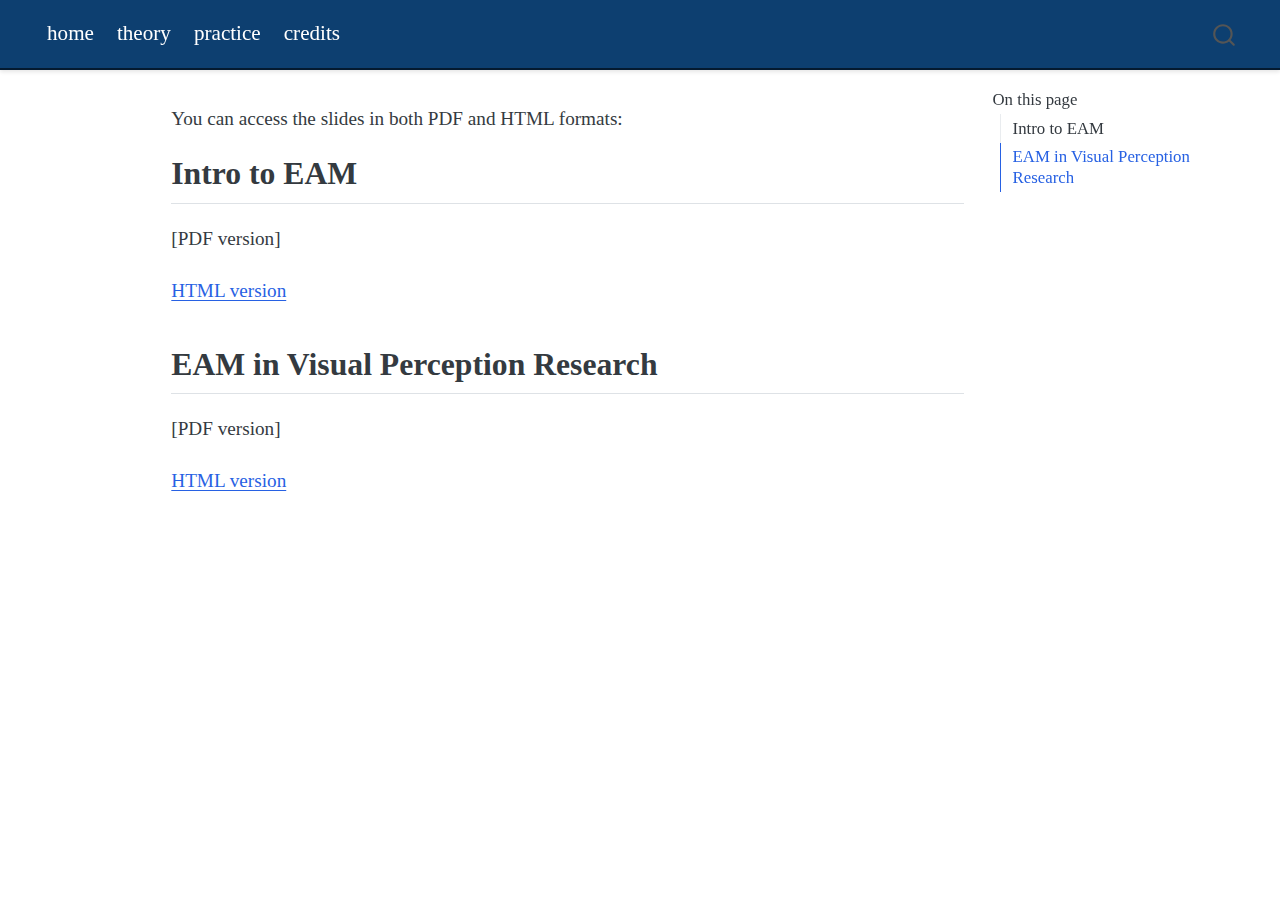
<file: docs/eam-slide.html>
<!DOCTYPE html>
<html xmlns="http://www.w3.org/1999/xhtml" lang="en" xml:lang="en"><head>

<meta charset="utf-8">
<meta name="generator" content="quarto-1.5.57">

<meta name="viewport" content="width=device-width, initial-scale=1.0, user-scalable=yes">


<title>quarto-inputd71e085a85340b95</title>
<style>
code{white-space: pre-wrap;}
span.smallcaps{font-variant: small-caps;}
div.columns{display: flex; gap: min(4vw, 1.5em);}
div.column{flex: auto; overflow-x: auto;}
div.hanging-indent{margin-left: 1.5em; text-indent: -1.5em;}
ul.task-list{list-style: none;}
ul.task-list li input[type="checkbox"] {
  width: 0.8em;
  margin: 0 0.8em 0.2em -1em; /* quarto-specific, see https://github.com/quarto-dev/quarto-cli/issues/4556 */ 
  vertical-align: middle;
}
</style>


<script src="site_libs/quarto-nav/quarto-nav.js"></script>
<script src="site_libs/quarto-nav/headroom.min.js"></script>
<script src="site_libs/clipboard/clipboard.min.js"></script>
<script src="site_libs/quarto-search/autocomplete.umd.js"></script>
<script src="site_libs/quarto-search/fuse.min.js"></script>
<script src="site_libs/quarto-search/quarto-search.js"></script>
<meta name="quarto:offset" content="./">
<script src="site_libs/quarto-html/quarto.js"></script>
<script src="site_libs/quarto-html/popper.min.js"></script>
<script src="site_libs/quarto-html/tippy.umd.min.js"></script>
<script src="site_libs/quarto-html/anchor.min.js"></script>
<link href="site_libs/quarto-html/tippy.css" rel="stylesheet">
<link href="site_libs/quarto-html/quarto-syntax-highlighting.css" rel="stylesheet" id="quarto-text-highlighting-styles">
<script src="site_libs/bootstrap/bootstrap.min.js"></script>
<link href="site_libs/bootstrap/bootstrap-icons.css" rel="stylesheet">
<link href="site_libs/bootstrap/bootstrap.min.css" rel="stylesheet" id="quarto-bootstrap" data-mode="light">
<script id="quarto-search-options" type="application/json">{
  "location": "navbar",
  "copy-button": false,
  "collapse-after": 3,
  "panel-placement": "end",
  "type": "overlay",
  "limit": 50,
  "keyboard-shortcut": [
    "f",
    "/",
    "s"
  ],
  "show-item-context": false,
  "language": {
    "search-no-results-text": "No results",
    "search-matching-documents-text": "matching documents",
    "search-copy-link-title": "Copy link to search",
    "search-hide-matches-text": "Hide additional matches",
    "search-more-match-text": "more match in this document",
    "search-more-matches-text": "more matches in this document",
    "search-clear-button-title": "Clear",
    "search-text-placeholder": "",
    "search-detached-cancel-button-title": "Cancel",
    "search-submit-button-title": "Submit",
    "search-label": "Search"
  }
}</script>


<link rel="stylesheet" href="styles.css">
</head>

<body class="nav-fixed">

<div id="quarto-search-results"></div>
  <header id="quarto-header" class="headroom fixed-top">
    <nav class="navbar navbar-expand-lg " data-bs-theme="dark">
      <div class="navbar-container container-fluid">
            <div id="quarto-search" class="" title="Search"></div>
          <button class="navbar-toggler" type="button" data-bs-toggle="collapse" data-bs-target="#navbarCollapse" aria-controls="navbarCollapse" role="menu" aria-expanded="false" aria-label="Toggle navigation" onclick="if (window.quartoToggleHeadroom) { window.quartoToggleHeadroom(); }">
  <span class="navbar-toggler-icon"></span>
</button>
          <div class="collapse navbar-collapse" id="navbarCollapse">
            <ul class="navbar-nav navbar-nav-scroll me-auto">
  <li class="nav-item">
    <a class="nav-link" href="./eam-home.html"> 
<span class="menu-text">home</span></a>
  </li>  
  <li class="nav-item">
    <a class="nav-link active" href="./eam-slide.html" aria-current="page"> 
<span class="menu-text">theory</span></a>
  </li>  
  <li class="nav-item">
    <a class="nav-link" href="./eam-workshop.html"> 
<span class="menu-text">practice</span></a>
  </li>  
  <li class="nav-item">
    <a class="nav-link" href="./eam-credits.html"> 
<span class="menu-text">credits</span></a>
  </li>  
</ul>
          </div> <!-- /navcollapse -->
            <div class="quarto-navbar-tools">
</div>
      </div> <!-- /container-fluid -->
    </nav>
</header>
<!-- content -->
<div id="quarto-content" class="quarto-container page-columns page-rows-contents page-layout-article page-navbar">
<!-- sidebar -->
<!-- margin-sidebar -->
    <div id="quarto-margin-sidebar" class="sidebar margin-sidebar">
        <nav id="TOC" role="doc-toc" class="toc-active">
    <h2 id="toc-title">On this page</h2>
   
  <ul>
  <li><a href="#intro-to-eam" id="toc-intro-to-eam" class="nav-link active" data-scroll-target="#intro-to-eam">Intro to EAM</a></li>
  <li><a href="#eam-in-visual-perception-research" id="toc-eam-in-visual-perception-research" class="nav-link" data-scroll-target="#eam-in-visual-perception-research">EAM in Visual Perception Research</a></li>
  </ul>
</nav>
    </div>
<!-- main -->
<main class="content" id="quarto-document-content">




<p>You can access the slides in both PDF and HTML formats:</p>
<section id="intro-to-eam" class="level2">
<h2 class="anchored" data-anchor-id="intro-to-eam">Intro to EAM</h2>
<p>[PDF version]</p>
<p><a href="./eam-intro.html">HTML version</a></p>
</section>
<section id="eam-in-visual-perception-research" class="level2">
<h2 class="anchored" data-anchor-id="eam-in-visual-perception-research">EAM in Visual Perception Research</h2>
<p>[PDF version]</p>
<p><a href="./eam-karim.html">HTML version</a></p>


</section>

</main> <!-- /main -->
<script id="quarto-html-after-body" type="application/javascript">
window.document.addEventListener("DOMContentLoaded", function (event) {
  const toggleBodyColorMode = (bsSheetEl) => {
    const mode = bsSheetEl.getAttribute("data-mode");
    const bodyEl = window.document.querySelector("body");
    if (mode === "dark") {
      bodyEl.classList.add("quarto-dark");
      bodyEl.classList.remove("quarto-light");
    } else {
      bodyEl.classList.add("quarto-light");
      bodyEl.classList.remove("quarto-dark");
    }
  }
  const toggleBodyColorPrimary = () => {
    const bsSheetEl = window.document.querySelector("link#quarto-bootstrap");
    if (bsSheetEl) {
      toggleBodyColorMode(bsSheetEl);
    }
  }
  toggleBodyColorPrimary();  
  const icon = "";
  const anchorJS = new window.AnchorJS();
  anchorJS.options = {
    placement: 'right',
    icon: icon
  };
  anchorJS.add('.anchored');
  const isCodeAnnotation = (el) => {
    for (const clz of el.classList) {
      if (clz.startsWith('code-annotation-')) {                     
        return true;
      }
    }
    return false;
  }
  const onCopySuccess = function(e) {
    // button target
    const button = e.trigger;
    // don't keep focus
    button.blur();
    // flash "checked"
    button.classList.add('code-copy-button-checked');
    var currentTitle = button.getAttribute("title");
    button.setAttribute("title", "Copied!");
    let tooltip;
    if (window.bootstrap) {
      button.setAttribute("data-bs-toggle", "tooltip");
      button.setAttribute("data-bs-placement", "left");
      button.setAttribute("data-bs-title", "Copied!");
      tooltip = new bootstrap.Tooltip(button, 
        { trigger: "manual", 
          customClass: "code-copy-button-tooltip",
          offset: [0, -8]});
      tooltip.show();    
    }
    setTimeout(function() {
      if (tooltip) {
        tooltip.hide();
        button.removeAttribute("data-bs-title");
        button.removeAttribute("data-bs-toggle");
        button.removeAttribute("data-bs-placement");
      }
      button.setAttribute("title", currentTitle);
      button.classList.remove('code-copy-button-checked');
    }, 1000);
    // clear code selection
    e.clearSelection();
  }
  const getTextToCopy = function(trigger) {
      const codeEl = trigger.previousElementSibling.cloneNode(true);
      for (const childEl of codeEl.children) {
        if (isCodeAnnotation(childEl)) {
          childEl.remove();
        }
      }
      return codeEl.innerText;
  }
  const clipboard = new window.ClipboardJS('.code-copy-button:not([data-in-quarto-modal])', {
    text: getTextToCopy
  });
  clipboard.on('success', onCopySuccess);
  if (window.document.getElementById('quarto-embedded-source-code-modal')) {
    // For code content inside modals, clipBoardJS needs to be initialized with a container option
    // TODO: Check when it could be a function (https://github.com/zenorocha/clipboard.js/issues/860)
    const clipboardModal = new window.ClipboardJS('.code-copy-button[data-in-quarto-modal]', {
      text: getTextToCopy,
      container: window.document.getElementById('quarto-embedded-source-code-modal')
    });
    clipboardModal.on('success', onCopySuccess);
  }
    var localhostRegex = new RegExp(/^(?:http|https):\/\/localhost\:?[0-9]*\//);
    var mailtoRegex = new RegExp(/^mailto:/);
      var filterRegex = new RegExp('/' + window.location.host + '/');
    var isInternal = (href) => {
        return filterRegex.test(href) || localhostRegex.test(href) || mailtoRegex.test(href);
    }
    // Inspect non-navigation links and adorn them if external
 	var links = window.document.querySelectorAll('a[href]:not(.nav-link):not(.navbar-brand):not(.toc-action):not(.sidebar-link):not(.sidebar-item-toggle):not(.pagination-link):not(.no-external):not([aria-hidden]):not(.dropdown-item):not(.quarto-navigation-tool):not(.about-link)');
    for (var i=0; i<links.length; i++) {
      const link = links[i];
      if (!isInternal(link.href)) {
        // undo the damage that might have been done by quarto-nav.js in the case of
        // links that we want to consider external
        if (link.dataset.originalHref !== undefined) {
          link.href = link.dataset.originalHref;
        }
      }
    }
  function tippyHover(el, contentFn, onTriggerFn, onUntriggerFn) {
    const config = {
      allowHTML: true,
      maxWidth: 500,
      delay: 100,
      arrow: false,
      appendTo: function(el) {
          return el.parentElement;
      },
      interactive: true,
      interactiveBorder: 10,
      theme: 'quarto',
      placement: 'bottom-start',
    };
    if (contentFn) {
      config.content = contentFn;
    }
    if (onTriggerFn) {
      config.onTrigger = onTriggerFn;
    }
    if (onUntriggerFn) {
      config.onUntrigger = onUntriggerFn;
    }
    window.tippy(el, config); 
  }
  const noterefs = window.document.querySelectorAll('a[role="doc-noteref"]');
  for (var i=0; i<noterefs.length; i++) {
    const ref = noterefs[i];
    tippyHover(ref, function() {
      // use id or data attribute instead here
      let href = ref.getAttribute('data-footnote-href') || ref.getAttribute('href');
      try { href = new URL(href).hash; } catch {}
      const id = href.replace(/^#\/?/, "");
      const note = window.document.getElementById(id);
      if (note) {
        return note.innerHTML;
      } else {
        return "";
      }
    });
  }
  const xrefs = window.document.querySelectorAll('a.quarto-xref');
  const processXRef = (id, note) => {
    // Strip column container classes
    const stripColumnClz = (el) => {
      el.classList.remove("page-full", "page-columns");
      if (el.children) {
        for (const child of el.children) {
          stripColumnClz(child);
        }
      }
    }
    stripColumnClz(note)
    if (id === null || id.startsWith('sec-')) {
      // Special case sections, only their first couple elements
      const container = document.createElement("div");
      if (note.children && note.children.length > 2) {
        container.appendChild(note.children[0].cloneNode(true));
        for (let i = 1; i < note.children.length; i++) {
          const child = note.children[i];
          if (child.tagName === "P" && child.innerText === "") {
            continue;
          } else {
            container.appendChild(child.cloneNode(true));
            break;
          }
        }
        if (window.Quarto?.typesetMath) {
          window.Quarto.typesetMath(container);
        }
        return container.innerHTML
      } else {
        if (window.Quarto?.typesetMath) {
          window.Quarto.typesetMath(note);
        }
        return note.innerHTML;
      }
    } else {
      // Remove any anchor links if they are present
      const anchorLink = note.querySelector('a.anchorjs-link');
      if (anchorLink) {
        anchorLink.remove();
      }
      if (window.Quarto?.typesetMath) {
        window.Quarto.typesetMath(note);
      }
      // TODO in 1.5, we should make sure this works without a callout special case
      if (note.classList.contains("callout")) {
        return note.outerHTML;
      } else {
        return note.innerHTML;
      }
    }
  }
  for (var i=0; i<xrefs.length; i++) {
    const xref = xrefs[i];
    tippyHover(xref, undefined, function(instance) {
      instance.disable();
      let url = xref.getAttribute('href');
      let hash = undefined; 
      if (url.startsWith('#')) {
        hash = url;
      } else {
        try { hash = new URL(url).hash; } catch {}
      }
      if (hash) {
        const id = hash.replace(/^#\/?/, "");
        const note = window.document.getElementById(id);
        if (note !== null) {
          try {
            const html = processXRef(id, note.cloneNode(true));
            instance.setContent(html);
          } finally {
            instance.enable();
            instance.show();
          }
        } else {
          // See if we can fetch this
          fetch(url.split('#')[0])
          .then(res => res.text())
          .then(html => {
            const parser = new DOMParser();
            const htmlDoc = parser.parseFromString(html, "text/html");
            const note = htmlDoc.getElementById(id);
            if (note !== null) {
              const html = processXRef(id, note);
              instance.setContent(html);
            } 
          }).finally(() => {
            instance.enable();
            instance.show();
          });
        }
      } else {
        // See if we can fetch a full url (with no hash to target)
        // This is a special case and we should probably do some content thinning / targeting
        fetch(url)
        .then(res => res.text())
        .then(html => {
          const parser = new DOMParser();
          const htmlDoc = parser.parseFromString(html, "text/html");
          const note = htmlDoc.querySelector('main.content');
          if (note !== null) {
            // This should only happen for chapter cross references
            // (since there is no id in the URL)
            // remove the first header
            if (note.children.length > 0 && note.children[0].tagName === "HEADER") {
              note.children[0].remove();
            }
            const html = processXRef(null, note);
            instance.setContent(html);
          } 
        }).finally(() => {
          instance.enable();
          instance.show();
        });
      }
    }, function(instance) {
    });
  }
      let selectedAnnoteEl;
      const selectorForAnnotation = ( cell, annotation) => {
        let cellAttr = 'data-code-cell="' + cell + '"';
        let lineAttr = 'data-code-annotation="' +  annotation + '"';
        const selector = 'span[' + cellAttr + '][' + lineAttr + ']';
        return selector;
      }
      const selectCodeLines = (annoteEl) => {
        const doc = window.document;
        const targetCell = annoteEl.getAttribute("data-target-cell");
        const targetAnnotation = annoteEl.getAttribute("data-target-annotation");
        const annoteSpan = window.document.querySelector(selectorForAnnotation(targetCell, targetAnnotation));
        const lines = annoteSpan.getAttribute("data-code-lines").split(",");
        const lineIds = lines.map((line) => {
          return targetCell + "-" + line;
        })
        let top = null;
        let height = null;
        let parent = null;
        if (lineIds.length > 0) {
            //compute the position of the single el (top and bottom and make a div)
            const el = window.document.getElementById(lineIds[0]);
            top = el.offsetTop;
            height = el.offsetHeight;
            parent = el.parentElement.parentElement;
          if (lineIds.length > 1) {
            const lastEl = window.document.getElementById(lineIds[lineIds.length - 1]);
            const bottom = lastEl.offsetTop + lastEl.offsetHeight;
            height = bottom - top;
          }
          if (top !== null && height !== null && parent !== null) {
            // cook up a div (if necessary) and position it 
            let div = window.document.getElementById("code-annotation-line-highlight");
            if (div === null) {
              div = window.document.createElement("div");
              div.setAttribute("id", "code-annotation-line-highlight");
              div.style.position = 'absolute';
              parent.appendChild(div);
            }
            div.style.top = top - 2 + "px";
            div.style.height = height + 4 + "px";
            div.style.left = 0;
            let gutterDiv = window.document.getElementById("code-annotation-line-highlight-gutter");
            if (gutterDiv === null) {
              gutterDiv = window.document.createElement("div");
              gutterDiv.setAttribute("id", "code-annotation-line-highlight-gutter");
              gutterDiv.style.position = 'absolute';
              const codeCell = window.document.getElementById(targetCell);
              const gutter = codeCell.querySelector('.code-annotation-gutter');
              gutter.appendChild(gutterDiv);
            }
            gutterDiv.style.top = top - 2 + "px";
            gutterDiv.style.height = height + 4 + "px";
          }
          selectedAnnoteEl = annoteEl;
        }
      };
      const unselectCodeLines = () => {
        const elementsIds = ["code-annotation-line-highlight", "code-annotation-line-highlight-gutter"];
        elementsIds.forEach((elId) => {
          const div = window.document.getElementById(elId);
          if (div) {
            div.remove();
          }
        });
        selectedAnnoteEl = undefined;
      };
        // Handle positioning of the toggle
    window.addEventListener(
      "resize",
      throttle(() => {
        elRect = undefined;
        if (selectedAnnoteEl) {
          selectCodeLines(selectedAnnoteEl);
        }
      }, 10)
    );
    function throttle(fn, ms) {
    let throttle = false;
    let timer;
      return (...args) => {
        if(!throttle) { // first call gets through
            fn.apply(this, args);
            throttle = true;
        } else { // all the others get throttled
            if(timer) clearTimeout(timer); // cancel #2
            timer = setTimeout(() => {
              fn.apply(this, args);
              timer = throttle = false;
            }, ms);
        }
      };
    }
      // Attach click handler to the DT
      const annoteDls = window.document.querySelectorAll('dt[data-target-cell]');
      for (const annoteDlNode of annoteDls) {
        annoteDlNode.addEventListener('click', (event) => {
          const clickedEl = event.target;
          if (clickedEl !== selectedAnnoteEl) {
            unselectCodeLines();
            const activeEl = window.document.querySelector('dt[data-target-cell].code-annotation-active');
            if (activeEl) {
              activeEl.classList.remove('code-annotation-active');
            }
            selectCodeLines(clickedEl);
            clickedEl.classList.add('code-annotation-active');
          } else {
            // Unselect the line
            unselectCodeLines();
            clickedEl.classList.remove('code-annotation-active');
          }
        });
      }
  const findCites = (el) => {
    const parentEl = el.parentElement;
    if (parentEl) {
      const cites = parentEl.dataset.cites;
      if (cites) {
        return {
          el,
          cites: cites.split(' ')
        };
      } else {
        return findCites(el.parentElement)
      }
    } else {
      return undefined;
    }
  };
  var bibliorefs = window.document.querySelectorAll('a[role="doc-biblioref"]');
  for (var i=0; i<bibliorefs.length; i++) {
    const ref = bibliorefs[i];
    const citeInfo = findCites(ref);
    if (citeInfo) {
      tippyHover(citeInfo.el, function() {
        var popup = window.document.createElement('div');
        citeInfo.cites.forEach(function(cite) {
          var citeDiv = window.document.createElement('div');
          citeDiv.classList.add('hanging-indent');
          citeDiv.classList.add('csl-entry');
          var biblioDiv = window.document.getElementById('ref-' + cite);
          if (biblioDiv) {
            citeDiv.innerHTML = biblioDiv.innerHTML;
          }
          popup.appendChild(citeDiv);
        });
        return popup.innerHTML;
      });
    }
  }
});
</script>
</div> <!-- /content -->




</body></html>
</file>
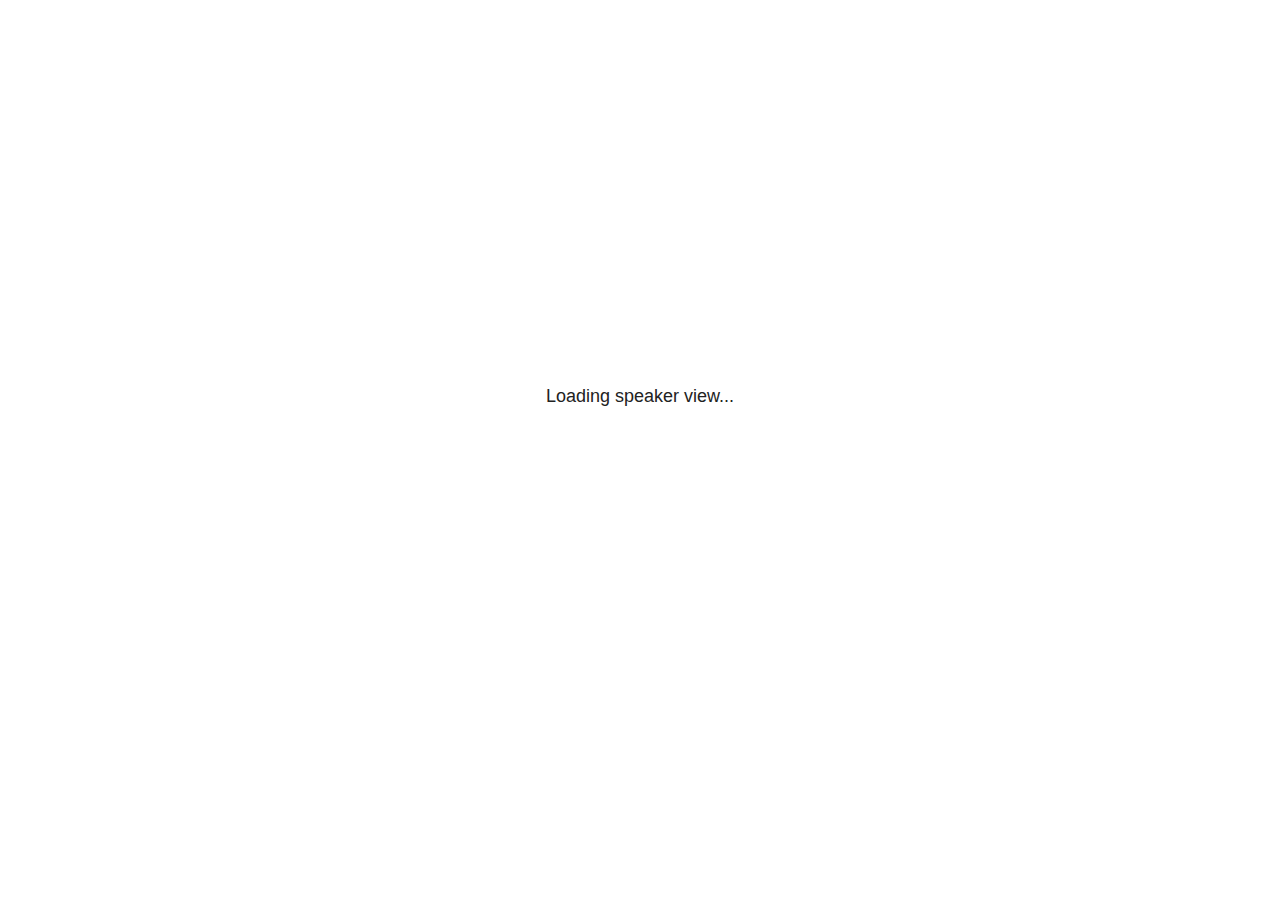
<file: docs/site_libs/revealjs/plugin/notes/speaker-view.html>
<!--
	NOTE: You need to build the notes plugin after making changes to this file.
-->
<html lang="en">
	<head>
		<meta charset="utf-8">

		<title>reveal.js - Speaker View</title>

		<style>
			body {
				font-family: Helvetica;
				font-size: 18px;
			}

			#current-slide,
			#upcoming-slide,
			#speaker-controls {
				padding: 6px;
				box-sizing: border-box;
				-moz-box-sizing: border-box;
			}

			#current-slide iframe,
			#upcoming-slide iframe {
				width: 100%;
				height: 100%;
				border: 1px solid #ddd;
			}

			#current-slide .label,
			#upcoming-slide .label {
				position: absolute;
				top: 10px;
				left: 10px;
				z-index: 2;
			}

			#connection-status {
				position: absolute;
				top: 0;
				left: 0;
				width: 100%;
				height: 100%;
				z-index: 20;
				padding: 30% 20% 20% 20%;
				font-size: 18px;
				color: #222;
				background: #fff;
				text-align: center;
				box-sizing: border-box;
				line-height: 1.4;
			}

			.overlay-element {
				height: 34px;
				line-height: 34px;
				padding: 0 10px;
				text-shadow: none;
				background: rgba( 220, 220, 220, 0.8 );
				color: #222;
				font-size: 14px;
			}

			.overlay-element.interactive:hover {
				background: rgba( 220, 220, 220, 1 );
			}

			#current-slide {
				position: absolute;
				width: 60%;
				height: 100%;
				top: 0;
				left: 0;
				padding-right: 0;
			}

			#upcoming-slide {
				position: absolute;
				width: 40%;
				height: 40%;
				right: 0;
				top: 0;
			}

			/* Speaker controls */
			#speaker-controls {
				position: absolute;
				top: 40%;
				right: 0;
				width: 40%;
				height: 60%;
				overflow: auto;
				font-size: 18px;
			}

				.speaker-controls-time.hidden,
				.speaker-controls-notes.hidden {
					display: none;
				}

				.speaker-controls-time .label,
				.speaker-controls-pace .label,
				.speaker-controls-notes .label {
					text-transform: uppercase;
					font-weight: normal;
					font-size: 0.66em;
					color: #666;
					margin: 0;
				}

				.speaker-controls-time, .speaker-controls-pace {
					border-bottom: 1px solid rgba( 200, 200, 200, 0.5 );
					margin-bottom: 10px;
					padding: 10px 16px;
					padding-bottom: 20px;
					cursor: pointer;
				}

				.speaker-controls-time .reset-button {
					opacity: 0;
					float: right;
					color: #666;
					text-decoration: none;
				}
				.speaker-controls-time:hover .reset-button {
					opacity: 1;
				}

				.speaker-controls-time .timer,
				.speaker-controls-time .clock {
					width: 50%;
				}

				.speaker-controls-time .timer,
				.speaker-controls-time .clock,
				.speaker-controls-time .pacing .hours-value,
				.speaker-controls-time .pacing .minutes-value,
				.speaker-controls-time .pacing .seconds-value {
					font-size: 1.9em;
				}

				.speaker-controls-time .timer {
					float: left;
				}

				.speaker-controls-time .clock {
					float: right;
					text-align: right;
				}

				.speaker-controls-time span.mute {
					opacity: 0.3;
				}

				.speaker-controls-time .pacing-title {
					margin-top: 5px;
				}

				.speaker-controls-time .pacing.ahead {
					color: blue;
				}

				.speaker-controls-time .pacing.on-track {
					color: green;
				}

				.speaker-controls-time .pacing.behind {
					color: red;
				}

				.speaker-controls-notes {
					padding: 10px 16px;
				}

				.speaker-controls-notes .value {
					margin-top: 5px;
					line-height: 1.4;
					font-size: 1.2em;
				}

			/* Layout selector */
			#speaker-layout {
				position: absolute;
				top: 10px;
				right: 10px;
				color: #222;
				z-index: 10;
			}
				#speaker-layout select {
					position: absolute;
					width: 100%;
					height: 100%;
					top: 0;
					left: 0;
					border: 0;
					box-shadow: 0;
					cursor: pointer;
					opacity: 0;

					font-size: 1em;
					background-color: transparent;

					-moz-appearance: none;
					-webkit-appearance: none;
					-webkit-tap-highlight-color: rgba(0, 0, 0, 0);
				}

				#speaker-layout select:focus {
					outline: none;
					box-shadow: none;
				}

			.clear {
				clear: both;
			}

			/* Speaker layout: Wide */
			body[data-speaker-layout="wide"] #current-slide,
			body[data-speaker-layout="wide"] #upcoming-slide {
				width: 50%;
				height: 45%;
				padding: 6px;
			}

			body[data-speaker-layout="wide"] #current-slide {
				top: 0;
				left: 0;
			}

			body[data-speaker-layout="wide"] #upcoming-slide {
				top: 0;
				left: 50%;
			}

			body[data-speaker-layout="wide"] #speaker-controls {
				top: 45%;
				left: 0;
				width: 100%;
				height: 50%;
				font-size: 1.25em;
			}

			/* Speaker layout: Tall */
			body[data-speaker-layout="tall"] #current-slide,
			body[data-speaker-layout="tall"] #upcoming-slide {
				width: 45%;
				height: 50%;
				padding: 6px;
			}

			body[data-speaker-layout="tall"] #current-slide {
				top: 0;
				left: 0;
			}

			body[data-speaker-layout="tall"] #upcoming-slide {
				top: 50%;
				left: 0;
			}

			body[data-speaker-layout="tall"] #speaker-controls {
				padding-top: 40px;
				top: 0;
				left: 45%;
				width: 55%;
				height: 100%;
				font-size: 1.25em;
			}

			/* Speaker layout: Notes only */
			body[data-speaker-layout="notes-only"] #current-slide,
			body[data-speaker-layout="notes-only"] #upcoming-slide {
				display: none;
			}

			body[data-speaker-layout="notes-only"] #speaker-controls {
				padding-top: 40px;
				top: 0;
				left: 0;
				width: 100%;
				height: 100%;
				font-size: 1.25em;
			}

			@media screen and (max-width: 1080px) {
				body[data-speaker-layout="default"] #speaker-controls {
					font-size: 16px;
				}
			}

			@media screen and (max-width: 900px) {
				body[data-speaker-layout="default"] #speaker-controls {
					font-size: 14px;
				}
			}

			@media screen and (max-width: 800px) {
				body[data-speaker-layout="default"] #speaker-controls {
					font-size: 12px;
				}
			}

		</style>
	</head>

	<body>

		<div id="connection-status">Loading speaker view...</div>

		<div id="current-slide"></div>
		<div id="upcoming-slide"><span class="overlay-element label">Upcoming</span></div>
		<div id="speaker-controls">
			<div class="speaker-controls-time">
				<h4 class="label">Time <span class="reset-button">Click to Reset</span></h4>
				<div class="clock">
					<span class="clock-value">0:00 AM</span>
				</div>
				<div class="timer">
					<span class="hours-value">00</span><span class="minutes-value">:00</span><span class="seconds-value">:00</span>
				</div>
				<div class="clear"></div>

				<h4 class="label pacing-title" style="display: none">Pacing – Time to finish current slide</h4>
				<div class="pacing" style="display: none">
					<span class="hours-value">00</span><span class="minutes-value">:00</span><span class="seconds-value">:00</span>
				</div>
			</div>

			<div class="speaker-controls-notes hidden">
				<h4 class="label">Notes</h4>
				<div class="value"></div>
			</div>
		</div>
		<div id="speaker-layout" class="overlay-element interactive">
			<span class="speaker-layout-label"></span>
			<select class="speaker-layout-dropdown"></select>
		</div>

		<script>

			(function() {

				var notes,
					notesValue,
					currentState,
					currentSlide,
					upcomingSlide,
					layoutLabel,
					layoutDropdown,
					pendingCalls = {},
					lastRevealApiCallId = 0,
					connected = false,
					whitelistedWindows = [window.opener];

				var SPEAKER_LAYOUTS = {
					'default': 'Default',
					'wide': 'Wide',
					'tall': 'Tall',
					'notes-only': 'Notes only'
				};

				setupLayout();

				var connectionStatus = document.querySelector( '#connection-status' );
				var connectionTimeout = setTimeout( function() {
					connectionStatus.innerHTML = 'Error connecting to main window.<br>Please try closing and reopening the speaker view.';
				}, 5000 );
;
				window.addEventListener( 'message', function( event ) {

					// Validate the origin of this message to prevent XSS
					if( window.location.origin !== event.origin && whitelistedWindows.indexOf( event.source ) === -1 ) {
						return;
					}

					clearTimeout( connectionTimeout );
					connectionStatus.style.display = 'none';

					var data = JSON.parse( event.data );

					// The overview mode is only useful to the reveal.js instance
					// where navigation occurs so we don't sync it
					if( data.state ) delete data.state.overview;

					// Messages sent by the notes plugin inside of the main window
					if( data && data.namespace === 'reveal-notes' ) {
						if( data.type === 'connect' ) {
							handleConnectMessage( data );
						}
						else if( data.type === 'state' ) {
							handleStateMessage( data );
						}
						else if( data.type === 'return' ) {
							pendingCalls[data.callId](data.result);
							delete pendingCalls[data.callId];
						}
					}
					// Messages sent by the reveal.js inside of the current slide preview
					else if( data && data.namespace === 'reveal' ) {
						if( /ready/.test( data.eventName ) ) {
							// Send a message back to notify that the handshake is complete
							window.opener.postMessage( JSON.stringify({ namespace: 'reveal-notes', type: 'connected'} ), '*' );
						}
						else if( /slidechanged|fragmentshown|fragmenthidden|paused|resumed/.test( data.eventName ) && currentState !== JSON.stringify( data.state ) ) {

							dispatchStateToMainWindow( data.state );

						}
					}

				} );

				/**
				 * Updates the presentation in the main window to match the state
				 * of the presentation in the notes window.
				 */
				const dispatchStateToMainWindow = debounce(( state ) => {
					window.opener.postMessage( JSON.stringify({ method: 'setState', args: [ state ]} ), '*' );
				}, 500);

				/**
				 * Asynchronously calls the Reveal.js API of the main frame.
				 */
				function callRevealApi( methodName, methodArguments, callback ) {

					var callId = ++lastRevealApiCallId;
					pendingCalls[callId] = callback;
					window.opener.postMessage( JSON.stringify( {
						namespace: 'reveal-notes',
						type: 'call',
						callId: callId,
						methodName: methodName,
						arguments: methodArguments
					} ), '*' );

				}

				/**
				 * Called when the main window is trying to establish a
				 * connection.
				 */
				function handleConnectMessage( data ) {

					if( connected === false ) {
						connected = true;

						setupIframes( data );
						setupKeyboard();
						setupNotes();
						setupTimer();
						setupHeartbeat();
					}

				}

				/**
				 * Called when the main window sends an updated state.
				 */
				function handleStateMessage( data ) {

					// Store the most recently set state to avoid circular loops
					// applying the same state
					currentState = JSON.stringify( data.state );

					// No need for updating the notes in case of fragment changes
					if ( data.notes ) {
						notes.classList.remove( 'hidden' );
						notesValue.style.whiteSpace = data.whitespace;
						if( data.markdown ) {
							notesValue.innerHTML = marked( data.notes );
						}
						else {
							notesValue.innerHTML = data.notes;
						}
					}
					else {
						notes.classList.add( 'hidden' );
					}

					// Update the note slides
					currentSlide.contentWindow.postMessage( JSON.stringify({ method: 'setState', args: [ data.state ] }), '*' );
					upcomingSlide.contentWindow.postMessage( JSON.stringify({ method: 'setState', args: [ data.state ] }), '*' );
					upcomingSlide.contentWindow.postMessage( JSON.stringify({ method: 'next' }), '*' );

				}

				// Limit to max one state update per X ms
				handleStateMessage = debounce( handleStateMessage, 200 );

				/**
				 * Forward keyboard events to the current slide window.
				 * This enables keyboard events to work even if focus
				 * isn't set on the current slide iframe.
				 *
				 * Block F5 default handling, it reloads and disconnects
				 * the speaker notes window.
				 */
				function setupKeyboard() {

					document.addEventListener( 'keydown', function( event ) {
						if( event.keyCode === 116 || ( event.metaKey && event.keyCode === 82 ) ) {
							event.preventDefault();
							return false;
						}
						currentSlide.contentWindow.postMessage( JSON.stringify({ method: 'triggerKey', args: [ event.keyCode ] }), '*' );
					} );

				}

				/**
				 * Creates the preview iframes.
				 */
				function setupIframes( data ) {

					var params = [
						'receiver',
						'progress=false',
						'history=false',
						'transition=none',
						'autoSlide=0',
						'backgroundTransition=none'
					].join( '&' );

					var urlSeparator = /\?/.test(data.url) ? '&' : '?';
					var hash = '#/' + data.state.indexh + '/' + data.state.indexv;
					var currentURL = data.url + urlSeparator + params + '&postMessageEvents=true' + hash;
					var upcomingURL = data.url + urlSeparator + params + '&controls=false' + hash;

					currentSlide = document.createElement( 'iframe' );
					currentSlide.setAttribute( 'width', 1280 );
					currentSlide.setAttribute( 'height', 1024 );
					currentSlide.setAttribute( 'src', currentURL );
					document.querySelector( '#current-slide' ).appendChild( currentSlide );

					upcomingSlide = document.createElement( 'iframe' );
					upcomingSlide.setAttribute( 'width', 640 );
					upcomingSlide.setAttribute( 'height', 512 );
					upcomingSlide.setAttribute( 'src', upcomingURL );
					document.querySelector( '#upcoming-slide' ).appendChild( upcomingSlide );

					whitelistedWindows.push( currentSlide.contentWindow, upcomingSlide.contentWindow );

				}

				/**
				 * Setup the notes UI.
				 */
				function setupNotes() {

					notes = document.querySelector( '.speaker-controls-notes' );
					notesValue = document.querySelector( '.speaker-controls-notes .value' );

				}

				/**
				 * We send out a heartbeat at all times to ensure we can
				 * reconnect with the main presentation window after reloads.
				 */
				function setupHeartbeat() {

					setInterval( () => {
						window.opener.postMessage( JSON.stringify({ namespace: 'reveal-notes', type: 'heartbeat'} ), '*' );
					}, 1000 );

				}

				function getTimings( callback ) {

					callRevealApi( 'getSlidesAttributes', [], function ( slideAttributes ) {
						callRevealApi( 'getConfig', [], function ( config ) {
							var totalTime = config.totalTime;
							var minTimePerSlide = config.minimumTimePerSlide || 0;
							var defaultTiming = config.defaultTiming;
							if ((defaultTiming == null) && (totalTime == null)) {
								callback(null);
								return;
							}
							// Setting totalTime overrides defaultTiming
							if (totalTime) {
								defaultTiming = 0;
							}
							var timings = [];
							for ( var i in slideAttributes ) {
								var slide = slideAttributes[ i ];
								var timing = defaultTiming;
								if( slide.hasOwnProperty( 'data-timing' )) {
									var t = slide[ 'data-timing' ];
									timing = parseInt(t);
									if( isNaN(timing) ) {
										console.warn("Could not parse timing '" + t + "' of slide " + i + "; using default of " + defaultTiming);
										timing = defaultTiming;
									}
								}
								timings.push(timing);
							}
							if ( totalTime ) {
								// After we've allocated time to individual slides, we summarize it and
								// subtract it from the total time
								var remainingTime = totalTime - timings.reduce( function(a, b) { return a + b; }, 0 );
								// The remaining time is divided by the number of slides that have 0 seconds
								// allocated at the moment, giving the average time-per-slide on the remaining slides
								var remainingSlides = (timings.filter( function(x) { return x == 0 }) ).length
								var timePerSlide = Math.round( remainingTime / remainingSlides, 0 )
								// And now we replace every zero-value timing with that average
								timings = timings.map( function(x) { return (x==0 ? timePerSlide : x) } );
							}
							var slidesUnderMinimum = timings.filter( function(x) { return (x < minTimePerSlide) } ).length
							if ( slidesUnderMinimum ) {
								message = "The pacing time for " + slidesUnderMinimum + " slide(s) is under the configured minimum of " + minTimePerSlide + " seconds. Check the data-timing attribute on individual slides, or consider increasing the totalTime or minimumTimePerSlide configuration options (or removing some slides).";
								alert(message);
							}
							callback( timings );
						} );
					} );

				}

				/**
				 * Return the number of seconds allocated for presenting
				 * all slides up to and including this one.
				 */
				function getTimeAllocated( timings, callback ) {

					callRevealApi( 'getSlidePastCount', [], function ( currentSlide ) {
						var allocated = 0;
						for (var i in timings.slice(0, currentSlide + 1)) {
							allocated += timings[i];
						}
						callback( allocated );
					} );

				}

				/**
				 * Create the timer and clock and start updating them
				 * at an interval.
				 */
				function setupTimer() {

					var start = new Date(),
					timeEl = document.querySelector( '.speaker-controls-time' ),
					clockEl = timeEl.querySelector( '.clock-value' ),
					hoursEl = timeEl.querySelector( '.hours-value' ),
					minutesEl = timeEl.querySelector( '.minutes-value' ),
					secondsEl = timeEl.querySelector( '.seconds-value' ),
					pacingTitleEl = timeEl.querySelector( '.pacing-title' ),
					pacingEl = timeEl.querySelector( '.pacing' ),
					pacingHoursEl = pacingEl.querySelector( '.hours-value' ),
					pacingMinutesEl = pacingEl.querySelector( '.minutes-value' ),
					pacingSecondsEl = pacingEl.querySelector( '.seconds-value' );

					var timings = null;
					getTimings( function ( _timings ) {

						timings = _timings;
						if (_timings !== null) {
							pacingTitleEl.style.removeProperty('display');
							pacingEl.style.removeProperty('display');
						}

						// Update once directly
						_updateTimer();

						// Then update every second
						setInterval( _updateTimer, 1000 );

					} );


					function _resetTimer() {

						if (timings == null) {
							start = new Date();
							_updateTimer();
						}
						else {
							// Reset timer to beginning of current slide
							getTimeAllocated( timings, function ( slideEndTimingSeconds ) {
								var slideEndTiming = slideEndTimingSeconds * 1000;
								callRevealApi( 'getSlidePastCount', [], function ( currentSlide ) {
									var currentSlideTiming = timings[currentSlide] * 1000;
									var previousSlidesTiming = slideEndTiming - currentSlideTiming;
									var now = new Date();
									start = new Date(now.getTime() - previousSlidesTiming);
									_updateTimer();
								} );
							} );
						}

					}

					timeEl.addEventListener( 'click', function() {
						_resetTimer();
						return false;
					} );

					function _displayTime( hrEl, minEl, secEl, time) {

						var sign = Math.sign(time) == -1 ? "-" : "";
						time = Math.abs(Math.round(time / 1000));
						var seconds = time % 60;
						var minutes = Math.floor( time / 60 ) % 60 ;
						var hours = Math.floor( time / ( 60 * 60 )) ;
						hrEl.innerHTML = sign + zeroPadInteger( hours );
						if (hours == 0) {
							hrEl.classList.add( 'mute' );
						}
						else {
							hrEl.classList.remove( 'mute' );
						}
						minEl.innerHTML = ':' + zeroPadInteger( minutes );
						if (hours == 0 && minutes == 0) {
							minEl.classList.add( 'mute' );
						}
						else {
							minEl.classList.remove( 'mute' );
						}
						secEl.innerHTML = ':' + zeroPadInteger( seconds );
					}

					function _updateTimer() {

						var diff, hours, minutes, seconds,
						now = new Date();

						diff = now.getTime() - start.getTime();

						clockEl.innerHTML = now.toLocaleTimeString( 'en-US', { hour12: true, hour: '2-digit', minute:'2-digit' } );
						_displayTime( hoursEl, minutesEl, secondsEl, diff );
						if (timings !== null) {
							_updatePacing(diff);
						}

					}

					function _updatePacing(diff) {

						getTimeAllocated( timings, function ( slideEndTimingSeconds ) {
							var slideEndTiming = slideEndTimingSeconds * 1000;

							callRevealApi( 'getSlidePastCount', [], function ( currentSlide ) {
								var currentSlideTiming = timings[currentSlide] * 1000;
								var timeLeftCurrentSlide = slideEndTiming - diff;
								if (timeLeftCurrentSlide < 0) {
									pacingEl.className = 'pacing behind';
								}
								else if (timeLeftCurrentSlide < currentSlideTiming) {
									pacingEl.className = 'pacing on-track';
								}
								else {
									pacingEl.className = 'pacing ahead';
								}
								_displayTime( pacingHoursEl, pacingMinutesEl, pacingSecondsEl, timeLeftCurrentSlide );
							} );
						} );
					}

				}

				/**
				 * Sets up the speaker view layout and layout selector.
				 */
				function setupLayout() {

					layoutDropdown = document.querySelector( '.speaker-layout-dropdown' );
					layoutLabel = document.querySelector( '.speaker-layout-label' );

					// Render the list of available layouts
					for( var id in SPEAKER_LAYOUTS ) {
						var option = document.createElement( 'option' );
						option.setAttribute( 'value', id );
						option.textContent = SPEAKER_LAYOUTS[ id ];
						layoutDropdown.appendChild( option );
					}

					// Monitor the dropdown for changes
					layoutDropdown.addEventListener( 'change', function( event ) {

						setLayout( layoutDropdown.value );

					}, false );

					// Restore any currently persisted layout
					setLayout( getLayout() );

				}

				/**
				 * Sets a new speaker view layout. The layout is persisted
				 * in local storage.
				 */
				function setLayout( value ) {

					var title = SPEAKER_LAYOUTS[ value ];

					layoutLabel.innerHTML = 'Layout' + ( title ? ( ': ' + title ) : '' );
					layoutDropdown.value = value;

					document.body.setAttribute( 'data-speaker-layout', value );

					// Persist locally
					if( supportsLocalStorage() ) {
						window.localStorage.setItem( 'reveal-speaker-layout', value );
					}

				}

				/**
				 * Returns the ID of the most recently set speaker layout
				 * or our default layout if none has been set.
				 */
				function getLayout() {

					if( supportsLocalStorage() ) {
						var layout = window.localStorage.getItem( 'reveal-speaker-layout' );
						if( layout ) {
							return layout;
						}
					}

					// Default to the first record in the layouts hash
					for( var id in SPEAKER_LAYOUTS ) {
						return id;
					}

				}

				function supportsLocalStorage() {

					try {
						localStorage.setItem('test', 'test');
						localStorage.removeItem('test');
						return true;
					}
					catch( e ) {
						return false;
					}

				}

				function zeroPadInteger( num ) {

					var str = '00' + parseInt( num );
					return str.substring( str.length - 2 );

				}

				/**
				 * Limits the frequency at which a function can be called.
				 */
				function debounce( fn, ms ) {

					var lastTime = 0,
						timeout;

					return function() {

						var args = arguments;
						var context = this;

						clearTimeout( timeout );

						var timeSinceLastCall = Date.now() - lastTime;
						if( timeSinceLastCall > ms ) {
							fn.apply( context, args );
							lastTime = Date.now();
						}
						else {
							timeout = setTimeout( function() {
								fn.apply( context, args );
								lastTime = Date.now();
							}, ms - timeSinceLastCall );
						}

					}

				}

			})();

		</script>
	</body>
</html>
</file>
<file: docs/site_libs/quarto-html/tippy.css>
.tippy-box[data-animation=fade][data-state=hidden]{opacity:0}[data-tippy-root]{max-width:calc(100vw - 10px)}.tippy-box{position:relative;background-color:#333;color:#fff;border-radius:4px;font-size:14px;line-height:1.4;white-space:normal;outline:0;transition-property:transform,visibility,opacity}.tippy-box[data-placement^=top]>.tippy-arrow{bottom:0}.tippy-box[data-placement^=top]>.tippy-arrow:before{bottom:-7px;left:0;border-width:8px 8px 0;border-top-color:initial;transform-origin:center top}.tippy-box[data-placement^=bottom]>.tippy-arrow{top:0}.tippy-box[data-placement^=bottom]>.tippy-arrow:before{top:-7px;left:0;border-width:0 8px 8px;border-bottom-color:initial;transform-origin:center bottom}.tippy-box[data-placement^=left]>.tippy-arrow{right:0}.tippy-box[data-placement^=left]>.tippy-arrow:before{border-width:8px 0 8px 8px;border-left-color:initial;right:-7px;transform-origin:center left}.tippy-box[data-placement^=right]>.tippy-arrow{left:0}.tippy-box[data-placement^=right]>.tippy-arrow:before{left:-7px;border-width:8px 8px 8px 0;border-right-color:initial;transform-origin:center right}.tippy-box[data-inertia][data-state=visible]{transition-timing-function:cubic-bezier(.54,1.5,.38,1.11)}.tippy-arrow{width:16px;height:16px;color:#333}.tippy-arrow:before{content:"";position:absolute;border-color:transparent;border-style:solid}.tippy-content{position:relative;padding:5px 9px;z-index:1}
</file>
<file: docs/site_libs/quarto-html/quarto-syntax-highlighting.css>
/* quarto syntax highlight colors */
:root {
  --quarto-hl-ot-color: #003B4F;
  --quarto-hl-at-color: #657422;
  --quarto-hl-ss-color: #20794D;
  --quarto-hl-an-color: #5E5E5E;
  --quarto-hl-fu-color: #4758AB;
  --quarto-hl-st-color: #20794D;
  --quarto-hl-cf-color: #003B4F;
  --quarto-hl-op-color: #5E5E5E;
  --quarto-hl-er-color: #AD0000;
  --quarto-hl-bn-color: #AD0000;
  --quarto-hl-al-color: #AD0000;
  --quarto-hl-va-color: #111111;
  --quarto-hl-bu-color: inherit;
  --quarto-hl-ex-color: inherit;
  --quarto-hl-pp-color: #AD0000;
  --quarto-hl-in-color: #5E5E5E;
  --quarto-hl-vs-color: #20794D;
  --quarto-hl-wa-color: #5E5E5E;
  --quarto-hl-do-color: #5E5E5E;
  --quarto-hl-im-color: #00769E;
  --quarto-hl-ch-color: #20794D;
  --quarto-hl-dt-color: #AD0000;
  --quarto-hl-fl-color: #AD0000;
  --quarto-hl-co-color: #5E5E5E;
  --quarto-hl-cv-color: #5E5E5E;
  --quarto-hl-cn-color: #8f5902;
  --quarto-hl-sc-color: #5E5E5E;
  --quarto-hl-dv-color: #AD0000;
  --quarto-hl-kw-color: #003B4F;
}

/* other quarto variables */
:root {
  --quarto-font-monospace: SFMono-Regular, Menlo, Monaco, Consolas, "Liberation Mono", "Courier New", monospace;
}

pre > code.sourceCode > span {
  color: #003B4F;
}

code span {
  color: #003B4F;
}

code.sourceCode > span {
  color: #003B4F;
}

div.sourceCode,
div.sourceCode pre.sourceCode {
  color: #003B4F;
}

code span.ot {
  color: #003B4F;
  font-style: inherit;
}

code span.at {
  color: #657422;
  font-style: inherit;
}

code span.ss {
  color: #20794D;
  font-style: inherit;
}

code span.an {
  color: #5E5E5E;
  font-style: inherit;
}

code span.fu {
  color: #4758AB;
  font-style: inherit;
}

code span.st {
  color: #20794D;
  font-style: inherit;
}

code span.cf {
  color: #003B4F;
  font-weight: bold;
  font-style: inherit;
}

code span.op {
  color: #5E5E5E;
  font-style: inherit;
}

code span.er {
  color: #AD0000;
  font-style: inherit;
}

code span.bn {
  color: #AD0000;
  font-style: inherit;
}

code span.al {
  color: #AD0000;
  font-style: inherit;
}

code span.va {
  color: #111111;
  font-style: inherit;
}

code span.bu {
  font-style: inherit;
}

code span.ex {
  font-style: inherit;
}

code span.pp {
  color: #AD0000;
  font-style: inherit;
}

code span.in {
  color: #5E5E5E;
  font-style: inherit;
}

code span.vs {
  color: #20794D;
  font-style: inherit;
}

code span.wa {
  color: #5E5E5E;
  font-style: italic;
}

code span.do {
  color: #5E5E5E;
  font-style: italic;
}

code span.im {
  color: #00769E;
  font-style: inherit;
}

code span.ch {
  color: #20794D;
  font-style: inherit;
}

code span.dt {
  color: #AD0000;
  font-style: inherit;
}

code span.fl {
  color: #AD0000;
  font-style: inherit;
}

code span.co {
  color: #5E5E5E;
  font-style: inherit;
}

code span.cv {
  color: #5E5E5E;
  font-style: italic;
}

code span.cn {
  color: #8f5902;
  font-style: inherit;
}

code span.sc {
  color: #5E5E5E;
  font-style: inherit;
}

code span.dv {
  color: #AD0000;
  font-style: inherit;
}

code span.kw {
  color: #003B4F;
  font-weight: bold;
  font-style: inherit;
}

.prevent-inlining {
  content: "</";
}

/*# sourceMappingURL=debc5d5d77c3f9108843748ff7464032.css.map */
</file>
<file: docs/styles.css>
/* ---------- Navbar Styling ---------- */
.navbar {
  background-color: #0d3f70 !important;
  padding: 0.4rem 1rem;
  box-shadow: 0 2px 4px rgba(0, 0, 0, 0.1);
  border-bottom: 2px solid #041a30;
  font-size: 1.1rem; /* slightly smaller font size */
}

/* Navbar link styles */
.navbar a {
  color: white !important;
  text-decoration: none;
  padding: 0.4rem 0.6rem;
  display: inline-block;
  transition: background-color 0.2s ease;
}

.navbar a:hover {
  background-color: #041a30;
  border-radius: 4px;
}


/* ---------- Hero Section Styling ---------- */
#hero-heading {
  text-align: center;
  font-size: 1.4rem;
  max-width: 100%;
  margin: 0 auto;
  padding: 0.2rem 0.2rem;
  box-sizing: border-box;
}

/* ---------- Slide Styling ---------- */
.small-text {
  font-size: 0.8em;
}

.small-small-text {
  font-size: 0.7em;
}

.vcenter {
  vertical-align: middle;
}

.center {
  display: block;
  margin-left: auto;
  margin-right: auto;
}

.align-left { text-align: left; }
.align-center { text-align: center; }
.align-right { text-align: right; }
</file>
<file: docs/site_libs/quarto-html/light-border.css>
.tippy-box[data-theme~=light-border]{background-color:#fff;background-clip:padding-box;border:1px solid rgba(0,8,16,.15);color:#333;box-shadow:0 4px 14px -2px rgba(0,8,16,.08)}.tippy-box[data-theme~=light-border]>.tippy-backdrop{background-color:#fff}.tippy-box[data-theme~=light-border]>.tippy-arrow:after,.tippy-box[data-theme~=light-border]>.tippy-svg-arrow:after{content:"";position:absolute;z-index:-1}.tippy-box[data-theme~=light-border]>.tippy-arrow:after{border-color:transparent;border-style:solid}.tippy-box[data-theme~=light-border][data-placement^=top]>.tippy-arrow:before{border-top-color:#fff}.tippy-box[data-theme~=light-border][data-placement^=top]>.tippy-arrow:after{border-top-color:rgba(0,8,16,.2);border-width:7px 7px 0;top:17px;left:1px}.tippy-box[data-theme~=light-border][data-placement^=top]>.tippy-svg-arrow>svg{top:16px}.tippy-box[data-theme~=light-border][data-placement^=top]>.tippy-svg-arrow:after{top:17px}.tippy-box[data-theme~=light-border][data-placement^=bottom]>.tippy-arrow:before{border-bottom-color:#fff;bottom:16px}.tippy-box[data-theme~=light-border][data-placement^=bottom]>.tippy-arrow:after{border-bottom-color:rgba(0,8,16,.2);border-width:0 7px 7px;bottom:17px;left:1px}.tippy-box[data-theme~=light-border][data-placement^=bottom]>.tippy-svg-arrow>svg{bottom:16px}.tippy-box[data-theme~=light-border][data-placement^=bottom]>.tippy-svg-arrow:after{bottom:17px}.tippy-box[data-theme~=light-border][data-placement^=left]>.tippy-arrow:before{border-left-color:#fff}.tippy-box[data-theme~=light-border][data-placement^=left]>.tippy-arrow:after{border-left-color:rgba(0,8,16,.2);border-width:7px 0 7px 7px;left:17px;top:1px}.tippy-box[data-theme~=light-border][data-placement^=left]>.tippy-svg-arrow>svg{left:11px}.tippy-box[data-theme~=light-border][data-placement^=left]>.tippy-svg-arrow:after{left:12px}.tippy-box[data-theme~=light-border][data-placement^=right]>.tippy-arrow:before{border-right-color:#fff;right:16px}.tippy-box[data-theme~=light-border][data-placement^=right]>.tippy-arrow:after{border-width:7px 7px 7px 0;right:17px;top:1px;border-right-color:rgba(0,8,16,.2)}.tippy-box[data-theme~=light-border][data-placement^=right]>.tippy-svg-arrow>svg{right:11px}.tippy-box[data-theme~=light-border][data-placement^=right]>.tippy-svg-arrow:after{right:12px}.tippy-box[data-theme~=light-border]>.tippy-svg-arrow{fill:#fff}.tippy-box[data-theme~=light-border]>.tippy-svg-arrow:after{background-image:url([data-uri]);background-size:16px 6px;width:16px;height:6px}
</file>
<file: docs/site_libs/revealjs/dist/reveal.css>
/*!
* reveal.js 4.3.1
* https://revealjs.com
* MIT licensed
*
* Copyright (C) 2011-2022 Hakim El Hattab, https://hakim.se
*/
.reveal .r-stretch,.reveal .stretch{max-width:none;max-height:none}.reveal pre.r-stretch code,.reveal pre.stretch code{height:100%;max-height:100%;box-sizing:border-box}.reveal .r-fit-text{display:inline-block;white-space:nowrap}.reveal .r-stack{display:grid}.reveal .r-stack>*{grid-area:1/1;margin:auto}.reveal .r-hstack,.reveal .r-vstack{display:flex}.reveal .r-hstack img,.reveal .r-hstack video,.reveal .r-vstack img,.reveal .r-vstack video{min-width:0;min-height:0;-o-object-fit:contain;object-fit:contain}.reveal .r-vstack{flex-direction:column;align-items:center;justify-content:center}.reveal .r-hstack{flex-direction:row;align-items:center;justify-content:center}.reveal .items-stretch{align-items:stretch}.reveal .items-start{align-items:flex-start}.reveal .items-center{align-items:center}.reveal .items-end{align-items:flex-end}.reveal .justify-between{justify-content:space-between}.reveal .justify-around{justify-content:space-around}.reveal .justify-start{justify-content:flex-start}.reveal .justify-center{justify-content:center}.reveal .justify-end{justify-content:flex-end}html.reveal-full-page{width:100%;height:100%;height:100vh;height:calc(var(--vh,1vh) * 100);overflow:hidden}.reveal-viewport{height:100%;overflow:hidden;position:relative;line-height:1;margin:0;background-color:#fff;color:#000}.reveal-viewport:-webkit-full-screen{top:0!important;left:0!important;width:100%!important;height:100%!important;transform:none!important}.reveal-viewport:-ms-fullscreen{top:0!important;left:0!important;width:100%!important;height:100%!important;transform:none!important}.reveal-viewport:fullscreen{top:0!important;left:0!important;width:100%!important;height:100%!important;transform:none!important}.reveal .slides section .fragment{opacity:0;visibility:hidden;transition:all .2s ease;will-change:opacity}.reveal .slides section .fragment.visible{opacity:1;visibility:inherit}.reveal .slides section .fragment.disabled{transition:none}.reveal .slides section .fragment.grow{opacity:1;visibility:inherit}.reveal .slides section .fragment.grow.visible{transform:scale(1.3)}.reveal .slides section .fragment.shrink{opacity:1;visibility:inherit}.reveal .slides section .fragment.shrink.visible{transform:scale(.7)}.reveal .slides section .fragment.zoom-in{transform:scale(.1)}.reveal .slides section .fragment.zoom-in.visible{transform:none}.reveal .slides section .fragment.fade-out{opacity:1;visibility:inherit}.reveal .slides section .fragment.fade-out.visible{opacity:0;visibility:hidden}.reveal .slides section .fragment.semi-fade-out{opacity:1;visibility:inherit}.reveal .slides section .fragment.semi-fade-out.visible{opacity:.5;visibility:inherit}.reveal .slides section .fragment.strike{opacity:1;visibility:inherit}.reveal .slides section .fragment.strike.visible{text-decoration:line-through}.reveal .slides section .fragment.fade-up{transform:translate(0,40px)}.reveal .slides section .fragment.fade-up.visible{transform:translate(0,0)}.reveal .slides section .fragment.fade-down{transform:translate(0,-40px)}.reveal .slides section .fragment.fade-down.visible{transform:translate(0,0)}.reveal .slides section .fragment.fade-right{transform:translate(-40px,0)}.reveal .slides section .fragment.fade-right.visible{transform:translate(0,0)}.reveal .slides section .fragment.fade-left{transform:translate(40px,0)}.reveal .slides section .fragment.fade-left.visible{transform:translate(0,0)}.reveal .slides section .fragment.current-visible,.reveal .slides section .fragment.fade-in-then-out{opacity:0;visibility:hidden}.reveal .slides section .fragment.current-visible.current-fragment,.reveal .slides section .fragment.fade-in-then-out.current-fragment{opacity:1;visibility:inherit}.reveal .slides section .fragment.fade-in-then-semi-out{opacity:0;visibility:hidden}.reveal .slides section .fragment.fade-in-then-semi-out.visible{opacity:.5;visibility:inherit}.reveal .slides section .fragment.fade-in-then-semi-out.current-fragment{opacity:1;visibility:inherit}.reveal .slides section .fragment.highlight-blue,.reveal .slides section .fragment.highlight-current-blue,.reveal .slides section .fragment.highlight-current-green,.reveal .slides section .fragment.highlight-current-red,.reveal .slides section .fragment.highlight-green,.reveal .slides section .fragment.highlight-red{opacity:1;visibility:inherit}.reveal .slides section .fragment.highlight-red.visible{color:#ff2c2d}.reveal .slides section .fragment.highlight-green.visible{color:#17ff2e}.reveal .slides section .fragment.highlight-blue.visible{color:#1b91ff}.reveal .slides section .fragment.highlight-current-red.current-fragment{color:#ff2c2d}.reveal .slides section .fragment.highlight-current-green.current-fragment{color:#17ff2e}.reveal .slides section .fragment.highlight-current-blue.current-fragment{color:#1b91ff}.reveal:after{content:"";font-style:italic}.reveal iframe{z-index:1}.reveal a{position:relative}@keyframes bounce-right{0%,10%,25%,40%,50%{transform:translateX(0)}20%{transform:translateX(10px)}30%{transform:translateX(-5px)}}@keyframes bounce-left{0%,10%,25%,40%,50%{transform:translateX(0)}20%{transform:translateX(-10px)}30%{transform:translateX(5px)}}@keyframes bounce-down{0%,10%,25%,40%,50%{transform:translateY(0)}20%{transform:translateY(10px)}30%{transform:translateY(-5px)}}.reveal .controls{display:none;position:absolute;top:auto;bottom:12px;right:12px;left:auto;z-index:11;color:#000;pointer-events:none;font-size:10px}.reveal .controls button{position:absolute;padding:0;background-color:transparent;border:0;outline:0;cursor:pointer;color:currentColor;transform:scale(.9999);transition:color .2s ease,opacity .2s ease,transform .2s ease;z-index:2;pointer-events:auto;font-size:inherit;visibility:hidden;opacity:0;-webkit-appearance:none;-webkit-tap-highlight-color:transparent}.reveal .controls .controls-arrow:after,.reveal .controls .controls-arrow:before{content:"";position:absolute;top:0;left:0;width:2.6em;height:.5em;border-radius:.25em;background-color:currentColor;transition:all .15s ease,background-color .8s ease;transform-origin:.2em 50%;will-change:transform}.reveal .controls .controls-arrow{position:relative;width:3.6em;height:3.6em}.reveal .controls .controls-arrow:before{transform:translateX(.5em) translateY(1.55em) rotate(45deg)}.reveal .controls .controls-arrow:after{transform:translateX(.5em) translateY(1.55em) rotate(-45deg)}.reveal .controls .controls-arrow:hover:before{transform:translateX(.5em) translateY(1.55em) rotate(40deg)}.reveal .controls .controls-arrow:hover:after{transform:translateX(.5em) translateY(1.55em) rotate(-40deg)}.reveal .controls .controls-arrow:active:before{transform:translateX(.5em) translateY(1.55em) rotate(36deg)}.reveal .controls .controls-arrow:active:after{transform:translateX(.5em) translateY(1.55em) rotate(-36deg)}.reveal .controls .navigate-left{right:6.4em;bottom:3.2em;transform:translateX(-10px)}.reveal .controls .navigate-left.highlight{animation:bounce-left 2s 50 both ease-out}.reveal .controls .navigate-right{right:0;bottom:3.2em;transform:translateX(10px)}.reveal .controls .navigate-right .controls-arrow{transform:rotate(180deg)}.reveal .controls .navigate-right.highlight{animation:bounce-right 2s 50 both ease-out}.reveal .controls .navigate-up{right:3.2em;bottom:6.4em;transform:translateY(-10px)}.reveal .controls .navigate-up .controls-arrow{transform:rotate(90deg)}.reveal .controls .navigate-down{right:3.2em;bottom:-1.4em;padding-bottom:1.4em;transform:translateY(10px)}.reveal .controls .navigate-down .controls-arrow{transform:rotate(-90deg)}.reveal .controls .navigate-down.highlight{animation:bounce-down 2s 50 both ease-out}.reveal .controls[data-controls-back-arrows=faded] .navigate-up.enabled{opacity:.3}.reveal .controls[data-controls-back-arrows=faded] .navigate-up.enabled:hover{opacity:1}.reveal .controls[data-controls-back-arrows=hidden] .navigate-up.enabled{opacity:0;visibility:hidden}.reveal .controls .enabled{visibility:visible;opacity:.9;cursor:pointer;transform:none}.reveal .controls .enabled.fragmented{opacity:.5}.reveal .controls .enabled.fragmented:hover,.reveal .controls .enabled:hover{opacity:1}.reveal:not(.rtl) .controls[data-controls-back-arrows=faded] .navigate-left.enabled{opacity:.3}.reveal:not(.rtl) .controls[data-controls-back-arrows=faded] .navigate-left.enabled:hover{opacity:1}.reveal:not(.rtl) .controls[data-controls-back-arrows=hidden] .navigate-left.enabled{opacity:0;visibility:hidden}.reveal.rtl .controls[data-controls-back-arrows=faded] .navigate-right.enabled{opacity:.3}.reveal.rtl .controls[data-controls-back-arrows=faded] .navigate-right.enabled:hover{opacity:1}.reveal.rtl .controls[data-controls-back-arrows=hidden] .navigate-right.enabled{opacity:0;visibility:hidden}.reveal[data-navigation-mode=linear].has-horizontal-slides .navigate-down,.reveal[data-navigation-mode=linear].has-horizontal-slides .navigate-up{display:none}.reveal:not(.has-vertical-slides) .controls .navigate-left,.reveal[data-navigation-mode=linear].has-horizontal-slides .navigate-left{bottom:1.4em;right:5.5em}.reveal:not(.has-vertical-slides) .controls .navigate-right,.reveal[data-navigation-mode=linear].has-horizontal-slides .navigate-right{bottom:1.4em;right:.5em}.reveal:not(.has-horizontal-slides) .controls .navigate-up{right:1.4em;bottom:5em}.reveal:not(.has-horizontal-slides) .controls .navigate-down{right:1.4em;bottom:.5em}.reveal.has-dark-background .controls{color:#fff}.reveal.has-light-background .controls{color:#000}.reveal.no-hover .controls .controls-arrow:active:before,.reveal.no-hover .controls .controls-arrow:hover:before{transform:translateX(.5em) translateY(1.55em) rotate(45deg)}.reveal.no-hover .controls .controls-arrow:active:after,.reveal.no-hover .controls .controls-arrow:hover:after{transform:translateX(.5em) translateY(1.55em) rotate(-45deg)}@media screen and (min-width:500px){.reveal .controls[data-controls-layout=edges]{top:0;right:0;bottom:0;left:0}.reveal .controls[data-controls-layout=edges] .navigate-down,.reveal .controls[data-controls-layout=edges] .navigate-left,.reveal .controls[data-controls-layout=edges] .navigate-right,.reveal .controls[data-controls-layout=edges] .navigate-up{bottom:auto;right:auto}.reveal .controls[data-controls-layout=edges] .navigate-left{top:50%;left:.8em;margin-top:-1.8em}.reveal .controls[data-controls-layout=edges] .navigate-right{top:50%;right:.8em;margin-top:-1.8em}.reveal .controls[data-controls-layout=edges] .navigate-up{top:.8em;left:50%;margin-left:-1.8em}.reveal .controls[data-controls-layout=edges] .navigate-down{bottom:-.3em;left:50%;margin-left:-1.8em}}.reveal .progress{position:absolute;display:none;height:3px;width:100%;bottom:0;left:0;z-index:10;background-color:rgba(0,0,0,.2);color:#fff}.reveal .progress:after{content:"";display:block;position:absolute;height:10px;width:100%;top:-10px}.reveal .progress span{display:block;height:100%;width:100%;background-color:currentColor;transition:transform .8s cubic-bezier(.26,.86,.44,.985);transform-origin:0 0;transform:scaleX(0)}.reveal .slide-number{position:absolute;display:block;right:8px;bottom:8px;z-index:31;font-family:Helvetica,sans-serif;font-size:12px;line-height:1;color:#fff;background-color:rgba(0,0,0,.4);padding:5px}.reveal .slide-number a{color:currentColor}.reveal .slide-number-delimiter{margin:0 3px}.reveal{position:relative;width:100%;height:100%;overflow:hidden;touch-action:pinch-zoom}.reveal.embedded{touch-action:pan-y}.reveal .slides{position:absolute;width:100%;height:100%;top:0;right:0;bottom:0;left:0;margin:auto;pointer-events:none;overflow:visible;z-index:1;text-align:center;perspective:600px;perspective-origin:50% 40%}.reveal .slides>section{perspective:600px}.reveal .slides>section,.reveal .slides>section>section{display:none;position:absolute;width:100%;pointer-events:auto;z-index:10;transform-style:flat;transition:transform-origin .8s cubic-bezier(.26,.86,.44,.985),transform .8s cubic-bezier(.26,.86,.44,.985),visibility .8s cubic-bezier(.26,.86,.44,.985),opacity .8s cubic-bezier(.26,.86,.44,.985)}.reveal[data-transition-speed=fast] .slides section{transition-duration:.4s}.reveal[data-transition-speed=slow] .slides section{transition-duration:1.2s}.reveal .slides section[data-transition-speed=fast]{transition-duration:.4s}.reveal .slides section[data-transition-speed=slow]{transition-duration:1.2s}.reveal .slides>section.stack{padding-top:0;padding-bottom:0;pointer-events:none;height:100%}.reveal .slides>section.present,.reveal .slides>section>section.present{display:block;z-index:11;opacity:1}.reveal .slides>section:empty,.reveal .slides>section>section:empty,.reveal .slides>section>section[data-background-interactive],.reveal .slides>section[data-background-interactive]{pointer-events:none}.reveal.center,.reveal.center .slides,.reveal.center .slides section{min-height:0!important}.reveal .slides>section:not(.present),.reveal .slides>section>section:not(.present){pointer-events:none}.reveal.overview .slides>section,.reveal.overview .slides>section>section{pointer-events:auto}.reveal .slides>section.future,.reveal .slides>section.past,.reveal .slides>section>section.future,.reveal .slides>section>section.past{opacity:0}.reveal .slides>section[data-transition=slide].past,.reveal .slides>section[data-transition~=slide-out].past,.reveal.slide .slides>section:not([data-transition]).past{transform:translate(-150%,0)}.reveal .slides>section[data-transition=slide].future,.reveal .slides>section[data-transition~=slide-in].future,.reveal.slide .slides>section:not([data-transition]).future{transform:translate(150%,0)}.reveal .slides>section>section[data-transition=slide].past,.reveal .slides>section>section[data-transition~=slide-out].past,.reveal.slide .slides>section>section:not([data-transition]).past{transform:translate(0,-150%)}.reveal .slides>section>section[data-transition=slide].future,.reveal .slides>section>section[data-transition~=slide-in].future,.reveal.slide .slides>section>section:not([data-transition]).future{transform:translate(0,150%)}.reveal .slides>section[data-transition=linear].past,.reveal .slides>section[data-transition~=linear-out].past,.reveal.linear .slides>section:not([data-transition]).past{transform:translate(-150%,0)}.reveal .slides>section[data-transition=linear].future,.reveal .slides>section[data-transition~=linear-in].future,.reveal.linear .slides>section:not([data-transition]).future{transform:translate(150%,0)}.reveal .slides>section>section[data-transition=linear].past,.reveal .slides>section>section[data-transition~=linear-out].past,.reveal.linear .slides>section>section:not([data-transition]).past{transform:translate(0,-150%)}.reveal .slides>section>section[data-transition=linear].future,.reveal .slides>section>section[data-transition~=linear-in].future,.reveal.linear .slides>section>section:not([data-transition]).future{transform:translate(0,150%)}.reveal .slides section[data-transition=default].stack,.reveal.default .slides section.stack{transform-style:preserve-3d}.reveal .slides>section[data-transition=default].past,.reveal .slides>section[data-transition~=default-out].past,.reveal.default .slides>section:not([data-transition]).past{transform:translate3d(-100%,0,0) rotateY(-90deg) translate3d(-100%,0,0)}.reveal .slides>section[data-transition=default].future,.reveal .slides>section[data-transition~=default-in].future,.reveal.default .slides>section:not([data-transition]).future{transform:translate3d(100%,0,0) rotateY(90deg) translate3d(100%,0,0)}.reveal .slides>section>section[data-transition=default].past,.reveal .slides>section>section[data-transition~=default-out].past,.reveal.default .slides>section>section:not([data-transition]).past{transform:translate3d(0,-300px,0) rotateX(70deg) translate3d(0,-300px,0)}.reveal .slides>section>section[data-transition=default].future,.reveal .slides>section>section[data-transition~=default-in].future,.reveal.default .slides>section>section:not([data-transition]).future{transform:translate3d(0,300px,0) rotateX(-70deg) translate3d(0,300px,0)}.reveal .slides section[data-transition=convex].stack,.reveal.convex .slides section.stack{transform-style:preserve-3d}.reveal .slides>section[data-transition=convex].past,.reveal .slides>section[data-transition~=convex-out].past,.reveal.convex .slides>section:not([data-transition]).past{transform:translate3d(-100%,0,0) rotateY(-90deg) translate3d(-100%,0,0)}.reveal .slides>section[data-transition=convex].future,.reveal .slides>section[data-transition~=convex-in].future,.reveal.convex .slides>section:not([data-transition]).future{transform:translate3d(100%,0,0) rotateY(90deg) translate3d(100%,0,0)}.reveal .slides>section>section[data-transition=convex].past,.reveal .slides>section>section[data-transition~=convex-out].past,.reveal.convex .slides>section>section:not([data-transition]).past{transform:translate3d(0,-300px,0) rotateX(70deg) translate3d(0,-300px,0)}.reveal .slides>section>section[data-transition=convex].future,.reveal .slides>section>section[data-transition~=convex-in].future,.reveal.convex .slides>section>section:not([data-transition]).future{transform:translate3d(0,300px,0) rotateX(-70deg) translate3d(0,300px,0)}.reveal .slides section[data-transition=concave].stack,.reveal.concave .slides section.stack{transform-style:preserve-3d}.reveal .slides>section[data-transition=concave].past,.reveal .slides>section[data-transition~=concave-out].past,.reveal.concave .slides>section:not([data-transition]).past{transform:translate3d(-100%,0,0) rotateY(90deg) translate3d(-100%,0,0)}.reveal .slides>section[data-transition=concave].future,.reveal .slides>section[data-transition~=concave-in].future,.reveal.concave .slides>section:not([data-transition]).future{transform:translate3d(100%,0,0) rotateY(-90deg) translate3d(100%,0,0)}.reveal .slides>section>section[data-transition=concave].past,.reveal .slides>section>section[data-transition~=concave-out].past,.reveal.concave .slides>section>section:not([data-transition]).past{transform:translate3d(0,-80%,0) rotateX(-70deg) translate3d(0,-80%,0)}.reveal .slides>section>section[data-transition=concave].future,.reveal .slides>section>section[data-transition~=concave-in].future,.reveal.concave .slides>section>section:not([data-transition]).future{transform:translate3d(0,80%,0) rotateX(70deg) translate3d(0,80%,0)}.reveal .slides section[data-transition=zoom],.reveal.zoom .slides section:not([data-transition]){transition-timing-function:ease}.reveal .slides>section[data-transition=zoom].past,.reveal .slides>section[data-transition~=zoom-out].past,.reveal.zoom .slides>section:not([data-transition]).past{visibility:hidden;transform:scale(16)}.reveal .slides>section[data-transition=zoom].future,.reveal .slides>section[data-transition~=zoom-in].future,.reveal.zoom .slides>section:not([data-transition]).future{visibility:hidden;transform:scale(.2)}.reveal .slides>section>section[data-transition=zoom].past,.reveal .slides>section>section[data-transition~=zoom-out].past,.reveal.zoom .slides>section>section:not([data-transition]).past{transform:scale(16)}.reveal .slides>section>section[data-transition=zoom].future,.reveal .slides>section>section[data-transition~=zoom-in].future,.reveal.zoom .slides>section>section:not([data-transition]).future{transform:scale(.2)}.reveal.cube .slides{perspective:1300px}.reveal.cube .slides section{padding:30px;min-height:700px;-webkit-backface-visibility:hidden;backface-visibility:hidden;box-sizing:border-box;transform-style:preserve-3d}.reveal.center.cube .slides section{min-height:0}.reveal.cube .slides section:not(.stack):before{content:"";position:absolute;display:block;width:100%;height:100%;left:0;top:0;background:rgba(0,0,0,.1);border-radius:4px;transform:translateZ(-20px)}.reveal.cube .slides section:not(.stack):after{content:"";position:absolute;display:block;width:90%;height:30px;left:5%;bottom:0;background:0 0;z-index:1;border-radius:4px;box-shadow:0 95px 25px rgba(0,0,0,.2);transform:translateZ(-90px) rotateX(65deg)}.reveal.cube .slides>section.stack{padding:0;background:0 0}.reveal.cube .slides>section.past{transform-origin:100% 0;transform:translate3d(-100%,0,0) rotateY(-90deg)}.reveal.cube .slides>section.future{transform-origin:0 0;transform:translate3d(100%,0,0) rotateY(90deg)}.reveal.cube .slides>section>section.past{transform-origin:0 100%;transform:translate3d(0,-100%,0) rotateX(90deg)}.reveal.cube .slides>section>section.future{transform-origin:0 0;transform:translate3d(0,100%,0) rotateX(-90deg)}.reveal.page .slides{perspective-origin:0 50%;perspective:3000px}.reveal.page .slides section{padding:30px;min-height:700px;box-sizing:border-box;transform-style:preserve-3d}.reveal.page .slides section.past{z-index:12}.reveal.page .slides section:not(.stack):before{content:"";position:absolute;display:block;width:100%;height:100%;left:0;top:0;background:rgba(0,0,0,.1);transform:translateZ(-20px)}.reveal.page .slides section:not(.stack):after{content:"";position:absolute;display:block;width:90%;height:30px;left:5%;bottom:0;background:0 0;z-index:1;border-radius:4px;box-shadow:0 95px 25px rgba(0,0,0,.2);-webkit-transform:translateZ(-90px) rotateX(65deg)}.reveal.page .slides>section.stack{padding:0;background:0 0}.reveal.page .slides>section.past{transform-origin:0 0;transform:translate3d(-40%,0,0) rotateY(-80deg)}.reveal.page .slides>section.future{transform-origin:100% 0;transform:translate3d(0,0,0)}.reveal.page .slides>section>section.past{transform-origin:0 0;transform:translate3d(0,-40%,0) rotateX(80deg)}.reveal.page .slides>section>section.future{transform-origin:0 100%;transform:translate3d(0,0,0)}.reveal .slides section[data-transition=fade],.reveal.fade .slides section:not([data-transition]),.reveal.fade .slides>section>section:not([data-transition]){transform:none;transition:opacity .5s}.reveal.fade.overview .slides section,.reveal.fade.overview .slides>section>section{transition:none}.reveal .slides section[data-transition=none],.reveal.none .slides section:not([data-transition]){transform:none;transition:none}.reveal .pause-overlay{position:absolute;top:0;left:0;width:100%;height:100%;background:#000;visibility:hidden;opacity:0;z-index:100;transition:all 1s ease}.reveal .pause-overlay .resume-button{position:absolute;bottom:20px;right:20px;color:#ccc;border-radius:2px;padding:6px 14px;border:2px solid #ccc;font-size:16px;background:0 0;cursor:pointer}.reveal .pause-overlay .resume-button:hover{color:#fff;border-color:#fff}.reveal.paused .pause-overlay{visibility:visible;opacity:1}.reveal .no-transition,.reveal .no-transition *,.reveal .slides.disable-slide-transitions section{transition:none!important}.reveal .slides.disable-slide-transitions section{transform:none!important}.reveal .backgrounds{position:absolute;width:100%;height:100%;top:0;left:0;perspective:600px}.reveal .slide-background{display:none;position:absolute;width:100%;height:100%;opacity:0;visibility:hidden;overflow:hidden;background-color:rgba(0,0,0,0);transition:all .8s cubic-bezier(.26,.86,.44,.985)}.reveal .slide-background-content{position:absolute;width:100%;height:100%;background-position:50% 50%;background-repeat:no-repeat;background-size:cover}.reveal .slide-background.stack{display:block}.reveal .slide-background.present{opacity:1;visibility:visible;z-index:2}.print-pdf .reveal .slide-background{opacity:1!important;visibility:visible!important}.reveal .slide-background video{position:absolute;width:100%;height:100%;max-width:none;max-height:none;top:0;left:0;-o-object-fit:cover;object-fit:cover}.reveal .slide-background[data-background-size=contain] video{-o-object-fit:contain;object-fit:contain}.reveal>.backgrounds .slide-background[data-background-transition=none],.reveal[data-background-transition=none]>.backgrounds .slide-background:not([data-background-transition]){transition:none}.reveal>.backgrounds .slide-background[data-background-transition=slide],.reveal[data-background-transition=slide]>.backgrounds .slide-background:not([data-background-transition]){opacity:1}.reveal>.backgrounds .slide-background.past[data-background-transition=slide],.reveal[data-background-transition=slide]>.backgrounds .slide-background.past:not([data-background-transition]){transform:translate(-100%,0)}.reveal>.backgrounds .slide-background.future[data-background-transition=slide],.reveal[data-background-transition=slide]>.backgrounds .slide-background.future:not([data-background-transition]){transform:translate(100%,0)}.reveal>.backgrounds .slide-background>.slide-background.past[data-background-transition=slide],.reveal[data-background-transition=slide]>.backgrounds .slide-background>.slide-background.past:not([data-background-transition]){transform:translate(0,-100%)}.reveal>.backgrounds .slide-background>.slide-background.future[data-background-transition=slide],.reveal[data-background-transition=slide]>.backgrounds .slide-background>.slide-background.future:not([data-background-transition]){transform:translate(0,100%)}.reveal>.backgrounds .slide-background.past[data-background-transition=convex],.reveal[data-background-transition=convex]>.backgrounds .slide-background.past:not([data-background-transition]){opacity:0;transform:translate3d(-100%,0,0) rotateY(-90deg) translate3d(-100%,0,0)}.reveal>.backgrounds .slide-background.future[data-background-transition=convex],.reveal[data-background-transition=convex]>.backgrounds .slide-background.future:not([data-background-transition]){opacity:0;transform:translate3d(100%,0,0) rotateY(90deg) translate3d(100%,0,0)}.reveal>.backgrounds .slide-background>.slide-background.past[data-background-transition=convex],.reveal[data-background-transition=convex]>.backgrounds .slide-background>.slide-background.past:not([data-background-transition]){opacity:0;transform:translate3d(0,-100%,0) rotateX(90deg) translate3d(0,-100%,0)}.reveal>.backgrounds .slide-background>.slide-background.future[data-background-transition=convex],.reveal[data-background-transition=convex]>.backgrounds .slide-background>.slide-background.future:not([data-background-transition]){opacity:0;transform:translate3d(0,100%,0) rotateX(-90deg) translate3d(0,100%,0)}.reveal>.backgrounds .slide-background.past[data-background-transition=concave],.reveal[data-background-transition=concave]>.backgrounds .slide-background.past:not([data-background-transition]){opacity:0;transform:translate3d(-100%,0,0) rotateY(90deg) translate3d(-100%,0,0)}.reveal>.backgrounds .slide-background.future[data-background-transition=concave],.reveal[data-background-transition=concave]>.backgrounds .slide-background.future:not([data-background-transition]){opacity:0;transform:translate3d(100%,0,0) rotateY(-90deg) translate3d(100%,0,0)}.reveal>.backgrounds .slide-background>.slide-background.past[data-background-transition=concave],.reveal[data-background-transition=concave]>.backgrounds .slide-background>.slide-background.past:not([data-background-transition]){opacity:0;transform:translate3d(0,-100%,0) rotateX(-90deg) translate3d(0,-100%,0)}.reveal>.backgrounds .slide-background>.slide-background.future[data-background-transition=concave],.reveal[data-background-transition=concave]>.backgrounds .slide-background>.slide-background.future:not([data-background-transition]){opacity:0;transform:translate3d(0,100%,0) rotateX(90deg) translate3d(0,100%,0)}.reveal>.backgrounds .slide-background[data-background-transition=zoom],.reveal[data-background-transition=zoom]>.backgrounds .slide-background:not([data-background-transition]){transition-timing-function:ease}.reveal>.backgrounds .slide-background.past[data-background-transition=zoom],.reveal[data-background-transition=zoom]>.backgrounds .slide-background.past:not([data-background-transition]){opacity:0;visibility:hidden;transform:scale(16)}.reveal>.backgrounds .slide-background.future[data-background-transition=zoom],.reveal[data-background-transition=zoom]>.backgrounds .slide-background.future:not([data-background-transition]){opacity:0;visibility:hidden;transform:scale(.2)}.reveal>.backgrounds .slide-background>.slide-background.past[data-background-transition=zoom],.reveal[data-background-transition=zoom]>.backgrounds .slide-background>.slide-background.past:not([data-background-transition]){opacity:0;visibility:hidden;transform:scale(16)}.reveal>.backgrounds .slide-background>.slide-background.future[data-background-transition=zoom],.reveal[data-background-transition=zoom]>.backgrounds .slide-background>.slide-background.future:not([data-background-transition]){opacity:0;visibility:hidden;transform:scale(.2)}.reveal[data-transition-speed=fast]>.backgrounds .slide-background{transition-duration:.4s}.reveal[data-transition-speed=slow]>.backgrounds .slide-background{transition-duration:1.2s}.reveal [data-auto-animate-target^=unmatched]{will-change:opacity}.reveal section[data-auto-animate]:not(.stack):not([data-auto-animate=running]) [data-auto-animate-target^=unmatched]{opacity:0}.reveal.overview{perspective-origin:50% 50%;perspective:700px}.reveal.overview .slides{-moz-transform-style:preserve-3d}.reveal.overview .slides section{height:100%;top:0!important;opacity:1!important;overflow:hidden;visibility:visible!important;cursor:pointer;box-sizing:border-box}.reveal.overview .slides section.present,.reveal.overview .slides section:hover{outline:10px solid rgba(150,150,150,.4);outline-offset:10px}.reveal.overview .slides section .fragment{opacity:1;transition:none}.reveal.overview .slides section:after,.reveal.overview .slides section:before{display:none!important}.reveal.overview .slides>section.stack{padding:0;top:0!important;background:0 0;outline:0;overflow:visible}.reveal.overview .backgrounds{perspective:inherit;-moz-transform-style:preserve-3d}.reveal.overview .backgrounds .slide-background{opacity:1;visibility:visible;outline:10px solid rgba(150,150,150,.1);outline-offset:10px}.reveal.overview .backgrounds .slide-background.stack{overflow:visible}.reveal.overview .slides section,.reveal.overview-deactivating .slides section{transition:none}.reveal.overview .backgrounds .slide-background,.reveal.overview-deactivating .backgrounds .slide-background{transition:none}.reveal.rtl .slides,.reveal.rtl .slides h1,.reveal.rtl .slides h2,.reveal.rtl .slides h3,.reveal.rtl .slides h4,.reveal.rtl .slides h5,.reveal.rtl .slides h6{direction:rtl;font-family:sans-serif}.reveal.rtl code,.reveal.rtl pre{direction:ltr}.reveal.rtl ol,.reveal.rtl ul{text-align:right}.reveal.rtl .progress span{transform-origin:100% 0}.reveal.has-parallax-background .backgrounds{transition:all .8s ease}.reveal.has-parallax-background[data-transition-speed=fast] .backgrounds{transition-duration:.4s}.reveal.has-parallax-background[data-transition-speed=slow] .backgrounds{transition-duration:1.2s}.reveal>.overlay{position:absolute;top:0;left:0;width:100%;height:100%;z-index:1000;background:rgba(0,0,0,.9);transition:all .3s ease}.reveal>.overlay .spinner{position:absolute;display:block;top:50%;left:50%;width:32px;height:32px;margin:-16px 0 0 -16px;z-index:10;background-image:url([data-uri]%2F%2F%2F6%2Bvr8nJybW1tcDAwOjo6Nvb26ioqKOjo7Ozs%2FLy8vz8%2FAAAAAAAAAAAACH%2FC05FVFNDQVBFMi4wAwEAAAAh%2FhpDcmVhdGVkIHdpdGggYWpheGxvYWQuaW5mbwAh%[base64]%2FV%2FnmOM82XiHRLYKhKP1oZmADdEAAAh%2BQQJCgAAACwAAAAAIAAgAAAE6hDISWlZpOrNp1lGNRSdRpDUolIGw5RUYhhHukqFu8DsrEyqnWThGvAmhVlteBvojpTDDBUEIFwMFBRAmBkSgOrBFZogCASwBDEY%2FCZSg7GSE0gSCjQBMVG023xWBhklAnoEdhQEfyNqMIcKjhRsjEdnezB%2BA4k8gTwJhFuiW4dokXiloUepBAp5qaKpp6%2BHo7aWW54wl7obvEe0kRuoplCGepwSx2jJvqHEmGt6whJpGpfJCHmOoNHKaHx61WiSR92E4lbFoq%2BB6QDtuetcaBPnW6%2BO7wDHpIiK9SaVK5GgV543tzjgGcghAgAh%[base64]%2B%2BG%2Bw48edZPK%2BM6hLJpQg484enXIdQFSS1u6UhksENEQAAIfkECQoAAAAsAAAAACAAIAAABOcQyEmpGKLqzWcZRVUQnZYg1aBSh2GUVEIQ2aQOE%2BG%2BcD4ntpWkZQj1JIiZIogDFFyHI0UxQwFugMSOFIPJftfVAEoZLBbcLEFhlQiqGp1Vd140AUklUN3eCA51C1EWMzMCezCBBmkxVIVHBWd3HHl9JQOIJSdSnJ0TDKChCwUJjoWMPaGqDKannasMo6WnM562R5YluZRwur0wpgqZE7NKUm%2BFNRPIhjBJxKZteWuIBMN4zRMIVIhffcgojwCF117i4nlLnY5ztRLsnOk%2BaV%2BoJY7V7m76PdkS4trKcdg0Zc0tTcKkRAAAIfkECQoAAAAsAAAAACAAIAAABO4QyEkpKqjqzScpRaVkXZWQEximw1BSCUEIlDohrft6cpKCk5xid5MNJTaAIkekKGQkWyKHkvhKsR7ARmitkAYDYRIbUQRQjWBwJRzChi9CRlBcY1UN4g0%[base64]%[base64]%2BE71SRQeyqUToLA7VxF0JDyIQh%2FMVVPMt1ECZlfcjZJ9mIKoaTl1MRIl5o4CUKXOwmyrCInCKqcWtvadL2SYhyASyNDJ0uIiRMDjI0Fd30%2FiI2UA5GSS5UDj2l6NoqgOgN4gksEBgYFf0FDqKgHnyZ9OX8HrgYHdHpcHQULXAS2qKpENRg7eAMLC7kTBaixUYFkKAzWAAnLC7FLVxLWDBLKCwaKTULgEwbLA4hJtOkSBNqITT3xEgfLpBtzE%2FjiuL04RGEBgwWhShRgQExHBAAh%2BQQJCgAAACwAAAAAIAAgAAAE7xDISWlSqerNpyJKhWRdlSAVoVLCWk6JKlAqAavhO9UkUHsqlE6CwO1cRdCQ8iEIfzFVTzLdRAmZX3I2SfZiCqGk5dTESJeaOAlClzsJsqwiJwiqnFrb2nS9kmIcgEsjQydLiIlHehhpejaIjzh9eomSjZR%[base64]%2BE71SRQeyqUToLA7VxF0JDyIQh%[base64]%2BE71SRQeyqUToLA7VxF0JDyIQh%2FMVVPMt1ECZlfcjZJ9mIKoaTl1MRIl5o4CUKXOwmyrCInCKqcWtvadL2SYhyASyNDJ0uIiUd6GAULDJCRiXo1CpGXDJOUjY%2BYip9DhToJA4RBLwMLCwVDfRgbBAaqqoZ1XBMHswsHtxtFaH1iqaoGNgAIxRpbFAgfPQSqpbgGBqUD1wBXeCYp1AYZ19JJOYgH1KwA4UBvQwXUBxPqVD9L3sbp2BNk2xvvFPJd%2BMFCN6HAAIKgNggY0KtEBAAh%[base64]%2BvsYMDAzZQPC9VCNkDWUhGkuE5PxJNwiUK4UfLzOlD4WvzAHaoG9nxPi5d%2BjYUqfAhhykOFwJWiAAAIfkECQoAAAAsAAAAACAAIAAABPAQyElpUqnqzaciSoVkXVUMFaFSwlpOCcMYlErAavhOMnNLNo8KsZsMZItJEIDIFSkLGQoQTNhIsFehRww2CQLKF0tYGKYSg%2BygsZIuNqJksKgbfgIGepNo2cIUB3V1B3IvNiBYNQaDSTtfhhx0CwVPI0UJe0%2Bbm4g5VgcGoqOcnjmjqDSdnhgEoamcsZuXO1aWQy8KAwOAuTYYGwi7w5h%2BKr0SJ8MFihpNbx%2B4Erq7BYBuzsdiH1jCAzoSfl0rVirNbRXlBBlLX%2BBP0XJLAPGzTkAuAOqb0WT5AH7OcdCm5B8TgRwSRKIHQtaLCwg1RAAAOwAAAAAAAAAAAA%3D%3D);visibility:visible;opacity:.6;transition:all .3s ease}.reveal>.overlay header{position:absolute;left:0;top:0;width:100%;padding:5px;z-index:2;box-sizing:border-box}.reveal>.overlay header a{display:inline-block;width:40px;height:40px;line-height:36px;padding:0 10px;float:right;opacity:.6;box-sizing:border-box}.reveal>.overlay header a:hover{opacity:1}.reveal>.overlay header a .icon{display:inline-block;width:20px;height:20px;background-position:50% 50%;background-size:100%;background-repeat:no-repeat}.reveal>.overlay header a.close .icon{background-image:url([data-uri])}.reveal>.overlay header a.external .icon{background-image:url([data-uri])}.reveal>.overlay .viewport{position:absolute;display:flex;top:50px;right:0;bottom:0;left:0}.reveal>.overlay.overlay-preview .viewport iframe{width:100%;height:100%;max-width:100%;max-height:100%;border:0;opacity:0;visibility:hidden;transition:all .3s ease}.reveal>.overlay.overlay-preview.loaded .viewport iframe{opacity:1;visibility:visible}.reveal>.overlay.overlay-preview.loaded .viewport-inner{position:absolute;z-index:-1;left:0;top:45%;width:100%;text-align:center;letter-spacing:normal}.reveal>.overlay.overlay-preview .x-frame-error{opacity:0;transition:opacity .3s ease .3s}.reveal>.overlay.overlay-preview.loaded .x-frame-error{opacity:1}.reveal>.overlay.overlay-preview.loaded .spinner{opacity:0;visibility:hidden;transform:scale(.2)}.reveal>.overlay.overlay-help .viewport{overflow:auto;color:#fff}.reveal>.overlay.overlay-help .viewport .viewport-inner{width:600px;margin:auto;padding:20px 20px 80px 20px;text-align:center;letter-spacing:normal}.reveal>.overlay.overlay-help .viewport .viewport-inner .title{font-size:20px}.reveal>.overlay.overlay-help .viewport .viewport-inner table{border:1px solid #fff;border-collapse:collapse;font-size:16px}.reveal>.overlay.overlay-help .viewport .viewport-inner table td,.reveal>.overlay.overlay-help .viewport .viewport-inner table th{width:200px;padding:14px;border:1px solid #fff;vertical-align:middle}.reveal>.overlay.overlay-help .viewport .viewport-inner table th{padding-top:20px;padding-bottom:20px}.reveal .playback{position:absolute;left:15px;bottom:20px;z-index:30;cursor:pointer;transition:all .4s ease;-webkit-tap-highlight-color:transparent}.reveal.overview .playback{opacity:0;visibility:hidden}.reveal .hljs{min-height:100%}.reveal .hljs table{margin:initial}.reveal .hljs-ln-code,.reveal .hljs-ln-numbers{padding:0;border:0}.reveal .hljs-ln-numbers{opacity:.6;padding-right:.75em;text-align:right;vertical-align:top}.reveal .hljs.has-highlights tr:not(.highlight-line){opacity:.4}.reveal .hljs:not(:first-child).fragment{position:absolute;top:0;left:0;width:100%;box-sizing:border-box}.reveal pre[data-auto-animate-target]{overflow:hidden}.reveal pre[data-auto-animate-target] code{height:100%}.reveal .roll{display:inline-block;line-height:1.2;overflow:hidden;vertical-align:top;perspective:400px;perspective-origin:50% 50%}.reveal .roll:hover{background:0 0;text-shadow:none}.reveal .roll span{display:block;position:relative;padding:0 2px;pointer-events:none;transition:all .4s ease;transform-origin:50% 0;transform-style:preserve-3d;-webkit-backface-visibility:hidden;backface-visibility:hidden}.reveal .roll:hover span{background:rgba(0,0,0,.5);transform:translate3d(0,0,-45px) rotateX(90deg)}.reveal .roll span:after{content:attr(data-title);display:block;position:absolute;left:0;top:0;padding:0 2px;-webkit-backface-visibility:hidden;backface-visibility:hidden;transform-origin:50% 0;transform:translate3d(0,110%,0) rotateX(-90deg)}.reveal aside.notes{display:none}.reveal .speaker-notes{display:none;position:absolute;width:33.3333333333%;height:100%;top:0;left:100%;padding:14px 18px 14px 18px;z-index:1;font-size:18px;line-height:1.4;border:1px solid rgba(0,0,0,.05);color:#222;background-color:#f5f5f5;overflow:auto;box-sizing:border-box;text-align:left;font-family:Helvetica,sans-serif;-webkit-overflow-scrolling:touch}.reveal .speaker-notes .notes-placeholder{color:#ccc;font-style:italic}.reveal .speaker-notes:focus{outline:0}.reveal .speaker-notes:before{content:"Speaker notes";display:block;margin-bottom:10px;opacity:.5}.reveal.show-notes{max-width:75%;overflow:visible}.reveal.show-notes .speaker-notes{display:block}@media screen and (min-width:1600px){.reveal .speaker-notes{font-size:20px}}@media screen and (max-width:1024px){.reveal.show-notes{border-left:0;max-width:none;max-height:70%;max-height:70vh;overflow:visible}.reveal.show-notes .speaker-notes{top:100%;left:0;width:100%;height:30vh;border:0}}@media screen and (max-width:600px){.reveal.show-notes{max-height:60%;max-height:60vh}.reveal.show-notes .speaker-notes{top:100%;height:40vh}.reveal .speaker-notes{font-size:14px}}.zoomed .reveal *,.zoomed .reveal :after,.zoomed .reveal :before{-webkit-backface-visibility:visible!important;backface-visibility:visible!important}.zoomed .reveal .controls,.zoomed .reveal .progress{opacity:0}.zoomed .reveal .roll span{background:0 0}.zoomed .reveal .roll span:after{visibility:hidden}html.print-pdf *{-webkit-print-color-adjust:exact}html.print-pdf{width:100%;height:100%;overflow:visible}html.print-pdf body{margin:0 auto!important;border:0;padding:0;float:none!important;overflow:visible}html.print-pdf .nestedarrow,html.print-pdf .reveal .controls,html.print-pdf .reveal .playback,html.print-pdf .reveal .progress,html.print-pdf .reveal.overview,html.print-pdf .state-background{display:none!important}html.print-pdf .reveal pre code{overflow:hidden!important;font-family:Courier,"Courier New",monospace!important}html.print-pdf .reveal{width:auto!important;height:auto!important;overflow:hidden!important}html.print-pdf .reveal .slides{position:static;width:100%!important;height:auto!important;zoom:1!important;pointer-events:initial;left:auto;top:auto;margin:0!important;padding:0!important;overflow:visible;display:block;perspective:none;perspective-origin:50% 50%}html.print-pdf .reveal .slides .pdf-page{position:relative;overflow:hidden;z-index:1;page-break-after:always}html.print-pdf .reveal .slides section{visibility:visible!important;display:block!important;position:absolute!important;margin:0!important;padding:0!important;box-sizing:border-box!important;min-height:1px;opacity:1!important;transform-style:flat!important;transform:none!important}html.print-pdf .reveal section.stack{position:relative!important;margin:0!important;padding:0!important;page-break-after:avoid!important;height:auto!important;min-height:auto!important}html.print-pdf .reveal img{box-shadow:none}html.print-pdf .reveal .backgrounds{display:none}html.print-pdf .reveal .slide-background{display:block!important;position:absolute;top:0;left:0;width:100%;height:100%;z-index:auto!important}html.print-pdf .reveal.show-notes{max-width:none;max-height:none}html.print-pdf .reveal .speaker-notes-pdf{display:block;width:100%;height:auto;max-height:none;top:auto;right:auto;bottom:auto;left:auto;z-index:100}html.print-pdf .reveal .speaker-notes-pdf[data-layout=separate-page]{position:relative;color:inherit;background-color:transparent;padding:20px;page-break-after:always;border:0}html.print-pdf .reveal .slide-number-pdf{display:block;position:absolute;font-size:14px}html.print-pdf .aria-status{display:none}@media print{html:not(.print-pdf){background:#fff;width:auto;height:auto;overflow:visible}html:not(.print-pdf) body{background:#fff;font-size:20pt;width:auto;height:auto;border:0;margin:0 5%;padding:0;overflow:visible;float:none!important}html:not(.print-pdf) .controls,html:not(.print-pdf) .fork-reveal,html:not(.print-pdf) .nestedarrow,html:not(.print-pdf) .reveal .backgrounds,html:not(.print-pdf) .reveal .progress,html:not(.print-pdf) .reveal .slide-number,html:not(.print-pdf) .share-reveal,html:not(.print-pdf) .state-background{display:none!important}html:not(.print-pdf) body,html:not(.print-pdf) li,html:not(.print-pdf) p,html:not(.print-pdf) td{font-size:20pt!important;color:#000}html:not(.print-pdf) h1,html:not(.print-pdf) h2,html:not(.print-pdf) h3,html:not(.print-pdf) h4,html:not(.print-pdf) h5,html:not(.print-pdf) h6{color:#000!important;height:auto;line-height:normal;text-align:left;letter-spacing:normal}html:not(.print-pdf) h1{font-size:28pt!important}html:not(.print-pdf) h2{font-size:24pt!important}html:not(.print-pdf) h3{font-size:22pt!important}html:not(.print-pdf) h4{font-size:22pt!important;font-variant:small-caps}html:not(.print-pdf) h5{font-size:21pt!important}html:not(.print-pdf) h6{font-size:20pt!important;font-style:italic}html:not(.print-pdf) a:link,html:not(.print-pdf) a:visited{color:#000!important;font-weight:700;text-decoration:underline}html:not(.print-pdf) div,html:not(.print-pdf) ol,html:not(.print-pdf) p,html:not(.print-pdf) ul{visibility:visible;position:static;width:auto;height:auto;display:block;overflow:visible;margin:0;text-align:left!important}html:not(.print-pdf) .reveal pre,html:not(.print-pdf) .reveal table{margin-left:0;margin-right:0}html:not(.print-pdf) .reveal pre code{padding:20px}html:not(.print-pdf) .reveal blockquote{margin:20px 0}html:not(.print-pdf) .reveal .slides{position:static!important;width:auto!important;height:auto!important;left:0!important;top:0!important;margin-left:0!important;margin-top:0!important;padding:0!important;zoom:1!important;transform:none!important;overflow:visible!important;display:block!important;text-align:left!important;perspective:none;perspective-origin:50% 50%}html:not(.print-pdf) .reveal .slides section{visibility:visible!important;position:static!important;width:auto!important;height:auto!important;display:block!important;overflow:visible!important;left:0!important;top:0!important;margin-left:0!important;margin-top:0!important;padding:60px 20px!important;z-index:auto!important;opacity:1!important;page-break-after:always!important;transform-style:flat!important;transform:none!important;transition:none!important}html:not(.print-pdf) .reveal .slides section.stack{padding:0!important}html:not(.print-pdf) .reveal section:last-of-type{page-break-after:avoid!important}html:not(.print-pdf) .reveal section .fragment{opacity:1!important;visibility:visible!important;transform:none!important}html:not(.print-pdf) .reveal section img{display:block;margin:15px 0;background:#fff;border:1px solid #666;box-shadow:none}html:not(.print-pdf) .reveal section small{font-size:.8em}html:not(.print-pdf) .reveal .hljs{max-height:100%;white-space:pre-wrap;word-wrap:break-word;word-break:break-word;font-size:15pt}html:not(.print-pdf) .reveal .hljs .hljs-ln-numbers{white-space:nowrap}html:not(.print-pdf) .reveal .hljs td{font-size:inherit!important;color:inherit!important}}
</file>
<file: docs/site_libs/revealjs/dist/theme/quarto.css>
@import"./fonts/source-sans-pro/source-sans-pro.css";:root{--r-background-color: #fff;--r-main-font: Source Sans Pro, Helvetica, sans-serif;--r-main-font-size: 40px;--r-main-color: #222;--r-block-margin: 12px;--r-heading-margin: 0 0 12px 0;--r-heading-font: Source Sans Pro, Helvetica, sans-serif;--r-heading-color: #222;--r-heading-line-height: 1.2;--r-heading-letter-spacing: normal;--r-heading-text-transform: none;--r-heading-text-shadow: none;--r-heading-font-weight: 600;--r-heading1-text-shadow: none;--r-heading1-size: 2.5em;--r-heading2-size: 1.6em;--r-heading3-size: 1.3em;--r-heading4-size: 1em;--r-code-font: SFMono-Regular, Menlo, Monaco, Consolas, Liberation Mono, Courier New, monospace;--r-link-color: #2a76dd;--r-link-color-dark: #1a53a1;--r-link-color-hover: #5692e4;--r-selection-background-color: #98bdef;--r-selection-color: #fff}.reveal-viewport{background:#fff;background-color:var(--r-background-color)}.reveal{font-family:var(--r-main-font);font-size:var(--r-main-font-size);font-weight:normal;color:var(--r-main-color)}.reveal ::selection{color:var(--r-selection-color);background:var(--r-selection-background-color);text-shadow:none}.reveal ::-moz-selection{color:var(--r-selection-color);background:var(--r-selection-background-color);text-shadow:none}.reveal .slides section,.reveal .slides section>section{line-height:1.3;font-weight:inherit}.reveal h1,.reveal h2,.reveal h3,.reveal h4,.reveal h5,.reveal h6{margin:var(--r-heading-margin);color:var(--r-heading-color);font-family:var(--r-heading-font);font-weight:var(--r-heading-font-weight);line-height:var(--r-heading-line-height);letter-spacing:var(--r-heading-letter-spacing);text-transform:var(--r-heading-text-transform);text-shadow:var(--r-heading-text-shadow);word-wrap:break-word}.reveal h1{font-size:var(--r-heading1-size)}.reveal h2{font-size:var(--r-heading2-size)}.reveal h3{font-size:var(--r-heading3-size)}.reveal h4{font-size:var(--r-heading4-size)}.reveal h1{text-shadow:var(--r-heading1-text-shadow)}.reveal p{margin:var(--r-block-margin) 0;line-height:1.3}.reveal h1:last-child,.reveal h2:last-child,.reveal h3:last-child,.reveal h4:last-child,.reveal h5:last-child,.reveal h6:last-child{margin-bottom:0}.reveal img,.reveal video,.reveal iframe{max-width:95%;max-height:95%}.reveal strong,.reveal b{font-weight:bold}.reveal em{font-style:italic}.reveal ol,.reveal dl,.reveal ul{display:inline-block;text-align:left;margin:0 0 0 1em}.reveal ol{list-style-type:decimal}.reveal ul{list-style-type:disc}.reveal ul ul{list-style-type:square}.reveal ul ul ul{list-style-type:circle}.reveal ul ul,.reveal ul ol,.reveal ol ol,.reveal ol ul{display:block;margin-left:40px}.reveal dt{font-weight:bold}.reveal dd{margin-left:40px}.reveal blockquote{display:block;position:relative;width:70%;margin:var(--r-block-margin) auto;padding:5px;font-style:italic;background:rgba(255,255,255,.05);box-shadow:0px 0px 2px rgba(0,0,0,.2)}.reveal blockquote p:first-child,.reveal blockquote p:last-child{display:inline-block}.reveal q{font-style:italic}.reveal pre{display:block;position:relative;width:90%;margin:var(--r-block-margin) auto;text-align:left;font-size:.55em;font-family:var(--r-code-font);line-height:1.2em;word-wrap:break-word;box-shadow:0px 5px 15px rgba(0,0,0,.15)}.reveal code{font-family:var(--r-code-font);text-transform:none;tab-size:2}.reveal pre code{display:block;padding:5px;overflow:auto;max-height:400px;word-wrap:normal}.reveal .code-wrapper{white-space:normal}.reveal .code-wrapper code{white-space:pre}.reveal table{margin:auto;border-collapse:collapse;border-spacing:0}.reveal table th{font-weight:bold}.reveal table th,.reveal table td{text-align:left;padding:.2em .5em .2em .5em;border-bottom:1px solid}.reveal table th[align=center],.reveal table td[align=center]{text-align:center}.reveal table th[align=right],.reveal table td[align=right]{text-align:right}.reveal table tbody tr:last-child th,.reveal table tbody tr:last-child td{border-bottom:none}.reveal sup{vertical-align:super;font-size:smaller}.reveal sub{vertical-align:sub;font-size:smaller}.reveal small{display:inline-block;font-size:.6em;line-height:1.2em;vertical-align:top}.reveal small *{vertical-align:top}.reveal img{margin:var(--r-block-margin) 0}.reveal a{color:var(--r-link-color);text-decoration:none;transition:color .15s ease}.reveal a:hover{color:var(--r-link-color-hover);text-shadow:none;border:none}.reveal .roll span:after{color:#fff;background:var(--r-link-color-dark)}.reveal .r-frame{border:4px solid var(--r-main-color);box-shadow:0 0 10px rgba(0,0,0,.15)}.reveal a .r-frame{transition:all .15s linear}.reveal a:hover .r-frame{border-color:var(--r-link-color);box-shadow:0 0 20px rgba(0,0,0,.55)}.reveal .controls{color:var(--r-link-color)}.reveal .progress{background:rgba(0,0,0,.2);color:var(--r-link-color)}@media print{.backgrounds{background-color:var(--r-background-color)}}.top-right{position:absolute;top:1em;right:1em}.visually-hidden{border:0;clip:rect(0 0 0 0);height:auto;margin:0;overflow:hidden;padding:0;position:absolute;width:1px;white-space:nowrap}.hidden{display:none !important}.zindex-bottom{z-index:-1 !important}figure.figure{display:block}.quarto-layout-panel{margin-bottom:1em}.quarto-layout-panel>figure{width:100%}.quarto-layout-panel>figure>figcaption,.quarto-layout-panel>.panel-caption{margin-top:10pt}.quarto-layout-panel>.table-caption{margin-top:0px}.table-caption p{margin-bottom:.5em}.quarto-layout-row{display:flex;flex-direction:row;align-items:flex-start}.quarto-layout-valign-top{align-items:flex-start}.quarto-layout-valign-bottom{align-items:flex-end}.quarto-layout-valign-center{align-items:center}.quarto-layout-cell{position:relative;margin-right:20px}.quarto-layout-cell:last-child{margin-right:0}.quarto-layout-cell figure,.quarto-layout-cell>p{margin:.2em}.quarto-layout-cell img{max-width:100%}.quarto-layout-cell .html-widget{width:100% !important}.quarto-layout-cell div figure p{margin:0}.quarto-layout-cell figure{display:block;margin-inline-start:0;margin-inline-end:0}.quarto-layout-cell table{display:inline-table}.quarto-layout-cell-subref figcaption,figure .quarto-layout-row figure figcaption{text-align:center;font-style:italic}.quarto-figure{position:relative;margin-bottom:1em}.quarto-figure>figure{width:100%;margin-bottom:0}.quarto-figure-left>figure>p,.quarto-figure-left>figure>div{text-align:left}.quarto-figure-center>figure>p,.quarto-figure-center>figure>div{text-align:center}.quarto-figure-right>figure>p,.quarto-figure-right>figure>div{text-align:right}.quarto-figure>figure>div.cell-annotation,.quarto-figure>figure>div code{text-align:left}figure>p:empty{display:none}figure>p:first-child{margin-top:0;margin-bottom:0}figure>figcaption.quarto-float-caption-bottom{margin-bottom:.5em}figure>figcaption.quarto-float-caption-top{margin-top:.5em}div[id^=tbl-]{position:relative}.quarto-figure>.anchorjs-link{position:absolute;top:.6em;right:.5em}div[id^=tbl-]>.anchorjs-link{position:absolute;top:.7em;right:.3em}.quarto-figure:hover>.anchorjs-link,div[id^=tbl-]:hover>.anchorjs-link,h2:hover>.anchorjs-link,h3:hover>.anchorjs-link,h4:hover>.anchorjs-link,h5:hover>.anchorjs-link,h6:hover>.anchorjs-link,.reveal-anchorjs-link>.anchorjs-link{opacity:1}#title-block-header{margin-block-end:1rem;position:relative;margin-top:-1px}#title-block-header .abstract{margin-block-start:1rem}#title-block-header .abstract .abstract-title{font-weight:600}#title-block-header a{text-decoration:none}#title-block-header .author,#title-block-header .date,#title-block-header .doi{margin-block-end:.2rem}#title-block-header .quarto-title-block>div{display:flex}#title-block-header .quarto-title-block>div>h1{flex-grow:1}#title-block-header .quarto-title-block>div>button{flex-shrink:0;height:2.25rem;margin-top:0}tr.header>th>p:last-of-type{margin-bottom:0px}table,table.table{margin-top:.5rem;margin-bottom:.5rem}caption,.table-caption{padding-top:.5rem;padding-bottom:.5rem;text-align:center}figure.quarto-float-tbl figcaption.quarto-float-caption-top{margin-top:.5rem;margin-bottom:.25rem;text-align:center}figure.quarto-float-tbl figcaption.quarto-float-caption-bottom{padding-top:.25rem;margin-bottom:.5rem;text-align:center}.utterances{max-width:none;margin-left:-8px}iframe{margin-bottom:1em}details{margin-bottom:1em}details[show]{margin-bottom:0}details>summary{color:#6f6f6f}details>summary>p:only-child{display:inline}pre.sourceCode,code.sourceCode{position:relative}dd code:not(.sourceCode),p code:not(.sourceCode){white-space:pre-wrap}code{white-space:pre}@media print{code{white-space:pre-wrap}}pre>code{display:block}pre>code.sourceCode{white-space:pre}pre>code.sourceCode>span>a:first-child::before{text-decoration:none}pre.code-overflow-wrap>code.sourceCode{white-space:pre-wrap}pre.code-overflow-scroll>code.sourceCode{white-space:pre}code a:any-link{color:inherit;text-decoration:none}code a:hover{color:inherit;text-decoration:underline}ul.task-list{padding-left:1em}[data-tippy-root]{display:inline-block}.tippy-content .footnote-back{display:none}.footnote-back{margin-left:.2em}.tippy-content{overflow-x:auto}.quarto-embedded-source-code{display:none}.quarto-unresolved-ref{font-weight:600}.quarto-cover-image{max-width:35%;float:right;margin-left:30px}.cell-output-display .widget-subarea{margin-bottom:1em}.cell-output-display:not(.no-overflow-x),.knitsql-table:not(.no-overflow-x){overflow-x:auto}.panel-input{margin-bottom:1em}.panel-input>div,.panel-input>div>div{display:inline-block;vertical-align:top;padding-right:12px}.panel-input>p:last-child{margin-bottom:0}.layout-sidebar{margin-bottom:1em}.layout-sidebar .tab-content{border:none}.tab-content>.page-columns.active{display:grid}div.sourceCode>iframe{width:100%;height:300px;margin-bottom:-0.5em}a{text-underline-offset:3px}div.ansi-escaped-output{font-family:monospace;display:block}/*!
*
* ansi colors from IPython notebook's
*
* we also add `bright-[color]-` synonyms for the `-[color]-intense` classes since
* that seems to be what ansi_up emits
*
*/.ansi-black-fg{color:#3e424d}.ansi-black-bg{background-color:#3e424d}.ansi-black-intense-black,.ansi-bright-black-fg{color:#282c36}.ansi-black-intense-black,.ansi-bright-black-bg{background-color:#282c36}.ansi-red-fg{color:#e75c58}.ansi-red-bg{background-color:#e75c58}.ansi-red-intense-red,.ansi-bright-red-fg{color:#b22b31}.ansi-red-intense-red,.ansi-bright-red-bg{background-color:#b22b31}.ansi-green-fg{color:#00a250}.ansi-green-bg{background-color:#00a250}.ansi-green-intense-green,.ansi-bright-green-fg{color:#007427}.ansi-green-intense-green,.ansi-bright-green-bg{background-color:#007427}.ansi-yellow-fg{color:#ddb62b}.ansi-yellow-bg{background-color:#ddb62b}.ansi-yellow-intense-yellow,.ansi-bright-yellow-fg{color:#b27d12}.ansi-yellow-intense-yellow,.ansi-bright-yellow-bg{background-color:#b27d12}.ansi-blue-fg{color:#208ffb}.ansi-blue-bg{background-color:#208ffb}.ansi-blue-intense-blue,.ansi-bright-blue-fg{color:#0065ca}.ansi-blue-intense-blue,.ansi-bright-blue-bg{background-color:#0065ca}.ansi-magenta-fg{color:#d160c4}.ansi-magenta-bg{background-color:#d160c4}.ansi-magenta-intense-magenta,.ansi-bright-magenta-fg{color:#a03196}.ansi-magenta-intense-magenta,.ansi-bright-magenta-bg{background-color:#a03196}.ansi-cyan-fg{color:#60c6c8}.ansi-cyan-bg{background-color:#60c6c8}.ansi-cyan-intense-cyan,.ansi-bright-cyan-fg{color:#258f8f}.ansi-cyan-intense-cyan,.ansi-bright-cyan-bg{background-color:#258f8f}.ansi-white-fg{color:#c5c1b4}.ansi-white-bg{background-color:#c5c1b4}.ansi-white-intense-white,.ansi-bright-white-fg{color:#a1a6b2}.ansi-white-intense-white,.ansi-bright-white-bg{background-color:#a1a6b2}.ansi-default-inverse-fg{color:#fff}.ansi-default-inverse-bg{background-color:#000}.ansi-bold{font-weight:bold}.ansi-underline{text-decoration:underline}:root{--quarto-body-bg: #fff;--quarto-body-color: #222;--quarto-text-muted: #6f6f6f;--quarto-border-color: #bbbbbb;--quarto-border-width: 1px;--quarto-border-radius: 4px}table.gt_table{color:var(--quarto-body-color);font-size:1em;width:100%;background-color:rgba(0,0,0,0);border-top-width:inherit;border-bottom-width:inherit;border-color:var(--quarto-border-color)}table.gt_table th.gt_column_spanner_outer{color:var(--quarto-body-color);background-color:rgba(0,0,0,0);border-top-width:inherit;border-bottom-width:inherit;border-color:var(--quarto-border-color)}table.gt_table th.gt_col_heading{color:var(--quarto-body-color);font-weight:bold;background-color:rgba(0,0,0,0)}table.gt_table thead.gt_col_headings{border-bottom:1px solid currentColor;border-top-width:inherit;border-top-color:var(--quarto-border-color)}table.gt_table thead.gt_col_headings:not(:first-child){border-top-width:1px;border-top-color:var(--quarto-border-color)}table.gt_table td.gt_row{border-bottom-width:1px;border-bottom-color:var(--quarto-border-color);border-top-width:0px}table.gt_table tbody.gt_table_body{border-top-width:1px;border-bottom-width:1px;border-bottom-color:var(--quarto-border-color);border-top-color:currentColor}div.columns{display:initial;gap:initial}div.column{display:inline-block;overflow-x:initial;vertical-align:top;width:50%}.code-annotation-tip-content{word-wrap:break-word}.code-annotation-container-hidden{display:none !important}dl.code-annotation-container-grid{display:grid;grid-template-columns:min-content auto}dl.code-annotation-container-grid dt{grid-column:1}dl.code-annotation-container-grid dd{grid-column:2}pre.sourceCode.code-annotation-code{padding-right:0}code.sourceCode .code-annotation-anchor{z-index:100;position:relative;float:right;background-color:rgba(0,0,0,0)}input[type=checkbox]{margin-right:.5ch}:root{--mermaid-bg-color: #fff;--mermaid-edge-color: #999;--mermaid-node-fg-color: #222;--mermaid-fg-color: #222;--mermaid-fg-color--lighter: #3c3c3c;--mermaid-fg-color--lightest: #555555;--mermaid-font-family: Source Sans Pro, Helvetica, sans-serif;--mermaid-label-bg-color: #fff;--mermaid-label-fg-color: #468;--mermaid-node-bg-color: rgba(68, 102, 136, 0.1);--mermaid-node-fg-color: #222}@media print{:root{font-size:11pt}#quarto-sidebar,#TOC,.nav-page{display:none}.page-columns .content{grid-column-start:page-start}.fixed-top{position:relative}.panel-caption,.figure-caption,figcaption{color:#666}}.code-copy-button{position:absolute;top:0;right:0;border:0;margin-top:5px;margin-right:5px;background-color:rgba(0,0,0,0);z-index:3}.code-copy-button:focus{outline:none}.code-copy-button-tooltip{font-size:.75em}pre.sourceCode:hover>.code-copy-button>.bi::before{display:inline-block;height:1rem;width:1rem;content:"";vertical-align:-0.125em;background-image:url('data:image/svg+xml,<svg xmlns="http://www.w3.org/2000/svg" width="16" height="16" fill="rgb(111, 111, 111)" viewBox="0 0 16 16"><path d="M4 1.5H3a2 2 0 0 0-2 2V14a2 2 0 0 0 2 2h10a2 2 0 0 0 2-2V3.5a2 2 0 0 0-2-2h-1v1h1a1 1 0 0 1 1 1V14a1 1 0 0 1-1 1H3a1 1 0 0 1-1-1V3.5a1 1 0 0 1 1-1h1v-1z"/><path d="M9.5 1a.5.5 0 0 1 .5.5v1a.5.5 0 0 1-.5.5h-3a.5.5 0 0 1-.5-.5v-1a.5.5 0 0 1 .5-.5h3zm-3-1A1.5 1.5 0 0 0 5 1.5v1A1.5 1.5 0 0 0 6.5 4h3A1.5 1.5 0 0 0 11 2.5v-1A1.5 1.5 0 0 0 9.5 0h-3z"/></svg>');background-repeat:no-repeat;background-size:1rem 1rem}pre.sourceCode:hover>.code-copy-button-checked>.bi::before{background-image:url('data:image/svg+xml,<svg xmlns="http://www.w3.org/2000/svg" width="16" height="16" fill="rgb(111, 111, 111)" viewBox="0 0 16 16"><path d="M13.854 3.646a.5.5 0 0 1 0 .708l-7 7a.5.5 0 0 1-.708 0l-3.5-3.5a.5.5 0 1 1 .708-.708L6.5 10.293l6.646-6.647a.5.5 0 0 1 .708 0z"/></svg>')}pre.sourceCode:hover>.code-copy-button:hover>.bi::before{background-image:url('data:image/svg+xml,<svg xmlns="http://www.w3.org/2000/svg" width="16" height="16" fill="rgb(42, 118, 221)" viewBox="0 0 16 16"><path d="M4 1.5H3a2 2 0 0 0-2 2V14a2 2 0 0 0 2 2h10a2 2 0 0 0 2-2V3.5a2 2 0 0 0-2-2h-1v1h1a1 1 0 0 1 1 1V14a1 1 0 0 1-1 1H3a1 1 0 0 1-1-1V3.5a1 1 0 0 1 1-1h1v-1z"/><path d="M9.5 1a.5.5 0 0 1 .5.5v1a.5.5 0 0 1-.5.5h-3a.5.5 0 0 1-.5-.5v-1a.5.5 0 0 1 .5-.5h3zm-3-1A1.5 1.5 0 0 0 5 1.5v1A1.5 1.5 0 0 0 6.5 4h3A1.5 1.5 0 0 0 11 2.5v-1A1.5 1.5 0 0 0 9.5 0h-3z"/></svg>')}pre.sourceCode:hover>.code-copy-button-checked:hover>.bi::before{background-image:url('data:image/svg+xml,<svg xmlns="http://www.w3.org/2000/svg" width="16" height="16" fill="rgb(42, 118, 221)"  viewBox="0 0 16 16"><path d="M13.854 3.646a.5.5 0 0 1 0 .708l-7 7a.5.5 0 0 1-.708 0l-3.5-3.5a.5.5 0 1 1 .708-.708L6.5 10.293l6.646-6.647a.5.5 0 0 1 .708 0z"/></svg>')}.panel-tabset [role=tablist]{border-bottom:1px solid #bbb;list-style:none;margin:0;padding:0;width:100%}.panel-tabset [role=tablist] *{-webkit-box-sizing:border-box;box-sizing:border-box}@media(min-width: 30em){.panel-tabset [role=tablist] li{display:inline-block}}.panel-tabset [role=tab]{border:1px solid rgba(0,0,0,0);border-top-color:#bbb;display:block;padding:.5em 1em;text-decoration:none}@media(min-width: 30em){.panel-tabset [role=tab]{border-top-color:rgba(0,0,0,0);display:inline-block;margin-bottom:-1px}}.panel-tabset [role=tab][aria-selected=true]{background-color:#bbb}@media(min-width: 30em){.panel-tabset [role=tab][aria-selected=true]{background-color:rgba(0,0,0,0);border:1px solid #bbb;border-bottom-color:#fff}}@media(min-width: 30em){.panel-tabset [role=tab]:hover:not([aria-selected=true]){border:1px solid #bbb}}.code-with-filename .code-with-filename-file{margin-bottom:0;padding-bottom:2px;padding-top:2px;padding-left:.7em;border:var(--quarto-border-width) solid var(--quarto-border-color);border-radius:var(--quarto-border-radius);border-bottom:0;border-bottom-left-radius:0%;border-bottom-right-radius:0%}.code-with-filename div.sourceCode,.reveal .code-with-filename div.sourceCode{margin-top:0;border-top-left-radius:0%;border-top-right-radius:0%}.code-with-filename .code-with-filename-file pre{margin-bottom:0}.code-with-filename .code-with-filename-file{background-color:rgba(219,219,219,.8)}.quarto-dark .code-with-filename .code-with-filename-file{background-color:#555}.code-with-filename .code-with-filename-file strong{font-weight:400}.reveal.center .slide aside,.reveal.center .slide div.aside{position:initial}section.has-light-background,section.has-light-background h1,section.has-light-background h2,section.has-light-background h3,section.has-light-background h4,section.has-light-background h5,section.has-light-background h6{color:#222}section.has-light-background a,section.has-light-background a:hover{color:#2a76dd}section.has-light-background code{color:#4758ab}section.has-dark-background,section.has-dark-background h1,section.has-dark-background h2,section.has-dark-background h3,section.has-dark-background h4,section.has-dark-background h5,section.has-dark-background h6{color:#fff}section.has-dark-background a,section.has-dark-background a:hover{color:#42affa}section.has-dark-background code{color:#ffa07a}#title-slide,div.reveal div.slides section.quarto-title-block{text-align:center}#title-slide .subtitle,div.reveal div.slides section.quarto-title-block .subtitle{margin-bottom:2.5rem}.reveal .slides{text-align:left}.reveal .title-slide h1{font-size:1.6em}.reveal[data-navigation-mode=linear] .title-slide h1{font-size:2.5em}.reveal div.sourceCode{border:1px solid #bbb;border-radius:4px}.reveal pre{width:100%;box-shadow:none;background-color:#fff;border:none;margin:0;font-size:.55em}.reveal .code-with-filename .code-with-filename-file pre{background-color:unset}.reveal code{color:var(--quarto-hl-fu-color);background-color:rgba(0,0,0,0);white-space:pre-wrap}.reveal pre.sourceCode code{background-color:#fff;padding:6px 9px;max-height:500px;white-space:pre}.reveal pre code{background-color:#fff;color:#222}.reveal .column-output-location{display:flex;align-items:stretch}.reveal .column-output-location .column:first-of-type div.sourceCode{height:100%;background-color:#fff}.reveal blockquote{display:block;position:relative;color:#6f6f6f;width:unset;margin:var(--r-block-margin) auto;padding:.625rem 1.75rem;border-left:.25rem solid #6f6f6f;font-style:normal;background:none;box-shadow:none}.reveal blockquote p:first-child,.reveal blockquote p:last-child{display:block}.reveal .slide aside,.reveal .slide div.aside{position:absolute;bottom:20px;font-size:0.7em;color:#6f6f6f}.reveal .slide sup{font-size:0.7em}.reveal .slide.scrollable aside,.reveal .slide.scrollable div.aside{position:relative;margin-top:1em}.reveal .slide aside .aside-footnotes{margin-bottom:0}.reveal .slide aside .aside-footnotes li:first-of-type{margin-top:0}.reveal .layout-sidebar{display:flex;width:100%;margin-top:.8em}.reveal .layout-sidebar .panel-sidebar{width:270px}.reveal .layout-sidebar-left .panel-sidebar{margin-right:calc(0.5em*2)}.reveal .layout-sidebar-right .panel-sidebar{margin-left:calc(0.5em*2)}.reveal .layout-sidebar .panel-fill,.reveal .layout-sidebar .panel-center,.reveal .layout-sidebar .panel-tabset{flex:1}.reveal .panel-input,.reveal .panel-sidebar{font-size:.5em;padding:.5em;border-style:solid;border-color:#bbb;border-width:1px;border-radius:4px;background-color:#f8f9fa}.reveal .panel-sidebar :first-child,.reveal .panel-fill :first-child{margin-top:0}.reveal .panel-sidebar :last-child,.reveal .panel-fill :last-child{margin-bottom:0}.panel-input>div,.panel-input>div>div{vertical-align:middle;padding-right:1em}.reveal p,.reveal .slides section,.reveal .slides section>section{line-height:1.3}.reveal.smaller .slides section,.reveal .slides section.smaller,.reveal .slides section .callout{font-size:0.7em}.reveal.smaller .slides section section{font-size:inherit}.reveal.smaller .slides h1,.reveal .slides section.smaller h1{font-size:calc(2.5em/0.7)}.reveal.smaller .slides h2,.reveal .slides section.smaller h2{font-size:calc(1.6em/0.7)}.reveal.smaller .slides h3,.reveal .slides section.smaller h3{font-size:calc(1.3em/0.7)}.reveal .columns>.column>:not(ul,ol){margin-left:.25em;margin-right:.25em}.reveal .columns>.column:first-child>:not(ul,ol){margin-right:.5em;margin-left:0}.reveal .columns>.column:last-child>:not(ul,ol){margin-right:0;margin-left:.5em}.reveal .slide-number{color:#5692e4;background-color:#fff}.reveal .footer{color:#6f6f6f}.reveal .footer a{color:#2a76dd}.reveal .footer.has-dark-background{color:#fff}.reveal .footer.has-dark-background a{color:#7bc6fa}.reveal .footer.has-light-background{color:#505050}.reveal .footer.has-light-background a{color:#6a9bdd}.reveal .slide-number{color:#6f6f6f}.reveal .slide-number.has-dark-background{color:#fff}.reveal .slide-number.has-light-background{color:#505050}.reveal .slide figure>figcaption,.reveal .slide img.stretch+p.caption,.reveal .slide img.r-stretch+p.caption{font-size:0.7em}@media screen and (min-width: 500px){.reveal .controls[data-controls-layout=edges] .navigate-left{left:.2em}.reveal .controls[data-controls-layout=edges] .navigate-right{right:.2em}.reveal .controls[data-controls-layout=edges] .navigate-up{top:.4em}.reveal .controls[data-controls-layout=edges] .navigate-down{bottom:2.3em}}.tippy-box[data-theme~=light-border]{background-color:#fff;color:#222;border-radius:4px;border:solid 1px #6f6f6f;font-size:.6em}.tippy-box[data-theme~=light-border] .tippy-arrow{color:#6f6f6f}.tippy-box[data-placement^=bottom]>.tippy-content{padding:7px 10px;z-index:1}.reveal .callout.callout-style-simple .callout-body,.reveal .callout.callout-style-default .callout-body,.reveal .callout.callout-style-simple div.callout-title,.reveal .callout.callout-style-default div.callout-title{font-size:inherit}.reveal .callout.callout-style-default .callout-icon::before,.reveal .callout.callout-style-simple .callout-icon::before{height:2rem;width:2rem;background-size:2rem 2rem}.reveal .callout.callout-titled .callout-title p{margin-top:.5em}.reveal .callout.callout-titled .callout-icon::before{margin-top:1rem}.reveal .callout.callout-titled .callout-body>.callout-content>:last-child{margin-bottom:1rem}.reveal .panel-tabset [role=tab]{padding:.25em .7em}.reveal .slide-menu-button .fa-bars::before{background-image:url('data:image/svg+xml,<svg xmlns="http://www.w3.org/2000/svg" width="16" height="16" fill="rgb(42, 118, 221)" class="bi bi-list" viewBox="0 0 16 16"><path fill-rule="evenodd" d="M2.5 12a.5.5 0 0 1 .5-.5h10a.5.5 0 0 1 0 1H3a.5.5 0 0 1-.5-.5zm0-4a.5.5 0 0 1 .5-.5h10a.5.5 0 0 1 0 1H3a.5.5 0 0 1-.5-.5zm0-4a.5.5 0 0 1 .5-.5h10a.5.5 0 0 1 0 1H3a.5.5 0 0 1-.5-.5z"/></svg>')}.reveal .slide-chalkboard-buttons .fa-easel2::before{background-image:url('data:image/svg+xml,<svg xmlns="http://www.w3.org/2000/svg" width="16" height="16" fill="rgb(42, 118, 221)" class="bi bi-easel2" viewBox="0 0 16 16"><path fill-rule="evenodd" d="M8 0a.5.5 0 0 1 .447.276L8.81 1h4.69A1.5 1.5 0 0 1 15 2.5V11h.5a.5.5 0 0 1 0 1h-2.86l.845 3.379a.5.5 0 0 1-.97.242L12.11 14H3.89l-.405 1.621a.5.5 0 0 1-.97-.242L3.36 12H.5a.5.5 0 0 1 0-1H1V2.5A1.5 1.5 0 0 1 2.5 1h4.691l.362-.724A.5.5 0 0 1 8 0ZM2 11h12V2.5a.5.5 0 0 0-.5-.5h-11a.5.5 0 0 0-.5.5V11Zm9.61 1H4.39l-.25 1h7.72l-.25-1Z"/></svg>')}.reveal .slide-chalkboard-buttons .fa-brush::before{background-image:url('data:image/svg+xml,<svg xmlns="http://www.w3.org/2000/svg" width="16" height="16" fill="rgb(42, 118, 221)" class="bi bi-brush" viewBox="0 0 16 16"><path d="M15.825.12a.5.5 0 0 1 .132.584c-1.53 3.43-4.743 8.17-7.095 10.64a6.067 6.067 0 0 1-2.373 1.534c-.018.227-.06.538-.16.868-.201.659-.667 1.479-1.708 1.74a8.118 8.118 0 0 1-3.078.132 3.659 3.659 0 0 1-.562-.135 1.382 1.382 0 0 1-.466-.247.714.714 0 0 1-.204-.288.622.622 0 0 1 .004-.443c.095-.245.316-.38.461-.452.394-.197.625-.453.867-.826.095-.144.184-.297.287-.472l.117-.198c.151-.255.326-.54.546-.848.528-.739 1.201-.925 1.746-.896.126.007.243.025.348.048.062-.172.142-.38.238-.608.261-.619.658-1.419 1.187-2.069 2.176-2.67 6.18-6.206 9.117-8.104a.5.5 0 0 1 .596.04zM4.705 11.912a1.23 1.23 0 0 0-.419-.1c-.246-.013-.573.05-.879.479-.197.275-.355.532-.5.777l-.105.177c-.106.181-.213.362-.32.528a3.39 3.39 0 0 1-.76.861c.69.112 1.736.111 2.657-.12.559-.139.843-.569.993-1.06a3.122 3.122 0 0 0 .126-.75l-.793-.792zm1.44.026c.12-.04.277-.1.458-.183a5.068 5.068 0 0 0 1.535-1.1c1.9-1.996 4.412-5.57 6.052-8.631-2.59 1.927-5.566 4.66-7.302 6.792-.442.543-.795 1.243-1.042 1.826-.121.288-.214.54-.275.72v.001l.575.575zm-4.973 3.04.007-.005a.031.031 0 0 1-.007.004zm3.582-3.043.002.001h-.002z"/></svg>')}/*! light */.reveal ol[type=a]{list-style-type:lower-alpha}.reveal ol[type=a s]{list-style-type:lower-alpha}.reveal ol[type=A s]{list-style-type:upper-alpha}.reveal ol[type=i]{list-style-type:lower-roman}.reveal ol[type=i s]{list-style-type:lower-roman}.reveal ol[type=I s]{list-style-type:upper-roman}.reveal ol[type="1"]{list-style-type:decimal}.reveal ul.task-list{list-style:none}.reveal ul.task-list li input[type=checkbox]{width:2em;height:2em;margin:0 1em .5em -1.6em;vertical-align:middle}div.cell-output-display div.pagedtable-wrapper table.table{font-size:.6em}.reveal .code-annotation-container-hidden{display:none}.reveal code.sourceCode button.code-annotation-anchor,.reveal code.sourceCode .code-annotation-anchor{font-family:SFMono-Regular,Menlo,Monaco,Consolas,"Liberation Mono","Courier New",monospace;color:var(--quarto-hl-co-color);border:solid var(--quarto-hl-co-color) 1px;border-radius:50%;font-size:.7em;line-height:1.2em;margin-top:2px;user-select:none;-webkit-user-select:none;-moz-user-select:none;-ms-user-select:none;-o-user-select:none}.reveal code.sourceCode button.code-annotation-anchor{cursor:pointer}.reveal code.sourceCode a.code-annotation-anchor{text-align:center;vertical-align:middle;text-decoration:none;cursor:default;height:1.2em;width:1.2em}.reveal code.sourceCode.fragment a.code-annotation-anchor{left:auto}.reveal #code-annotation-line-highlight-gutter{width:100%;border-top:solid var(--quarto-hl-co-color) 1px;border-bottom:solid var(--quarto-hl-co-color) 1px;z-index:2}.reveal #code-annotation-line-highlight{margin-left:-8em;width:calc(100% + 4em);border-top:solid var(--quarto-hl-co-color) 1px;border-bottom:solid var(--quarto-hl-co-color) 1px;z-index:2;margin-bottom:-2px}.reveal code.sourceCode .code-annotation-anchor.code-annotation-active{background-color:var(--quarto-hl-normal-color, #aaaaaa);border:solid var(--quarto-hl-normal-color, #aaaaaa) 1px;color:#fff;font-weight:bolder}.reveal pre.code-annotation-code{padding-top:0;padding-bottom:0}.reveal pre.code-annotation-code code{z-index:3;padding-left:0px}.reveal dl.code-annotation-container-grid{margin-left:.1em}.reveal dl.code-annotation-container-grid dt{margin-top:.65rem;font-family:SFMono-Regular,Menlo,Monaco,Consolas,"Liberation Mono","Courier New",monospace;border:solid #222 1px;border-radius:50%;height:1.3em;width:1.3em;line-height:1.3em;font-size:.5em;text-align:center;vertical-align:middle;text-decoration:none}.reveal dl.code-annotation-container-grid dd{margin-left:.25em}.reveal .scrollable ol li:first-child:nth-last-child(n+10),.reveal .scrollable ol li:first-child:nth-last-child(n+10)~li{margin-left:1em}html.print-pdf .reveal .slides .pdf-page:last-child{page-break-after:avoid}.reveal .quarto-title-block .quarto-title-authors{display:flex;justify-content:center}.reveal .quarto-title-block .quarto-title-authors .quarto-title-author{padding-left:.5em;padding-right:.5em}.reveal .quarto-title-block .quarto-title-authors .quarto-title-author a,.reveal .quarto-title-block .quarto-title-authors .quarto-title-author a:hover,.reveal .quarto-title-block .quarto-title-authors .quarto-title-author a:visited,.reveal .quarto-title-block .quarto-title-authors .quarto-title-author a:active{color:inherit;text-decoration:none}.reveal .quarto-title-block .quarto-title-authors .quarto-title-author .quarto-title-author-name{margin-bottom:.1rem}.reveal .quarto-title-block .quarto-title-authors .quarto-title-author .quarto-title-author-email{margin-top:0px;margin-bottom:.4em;font-size:.6em}.reveal .quarto-title-block .quarto-title-authors .quarto-title-author .quarto-title-author-orcid img{margin-bottom:4px}.reveal .quarto-title-block .quarto-title-authors .quarto-title-author .quarto-title-affiliation{font-size:.7em;margin-top:0px;margin-bottom:8px}.reveal .quarto-title-block .quarto-title-authors .quarto-title-author .quarto-title-affiliation:first{margin-top:12px}/*# sourceMappingURL=f95d2bded9c28492b788fe14c3e9f347.css.map */
</file>
<file: docs/site_libs/revealjs/plugin/quarto-line-highlight/line-highlight.css>
.reveal
  div.sourceCode
  pre
  code.has-line-highlights
  > span:not(.highlight-line) {
  opacity: 0.4;
}

.reveal pre.numberSource {
  padding-left: 0;
}

.reveal pre.numberSource code > span {
  left: -2.1em;
}

pre.numberSource code > span > a:first-child::before {
  left: -0.7em;
}

.reveal pre > code:not(:first-child).fragment {
  position: absolute;
  top: 0;
  left: 0;
  width: 100%;
  box-sizing: border-box;
}

.reveal div.sourceCode pre code {
  min-height: 100%;
}
</file>
<file: docs/site_libs/revealjs/plugin/reveal-menu/menu.css>
.slide-menu-wrapper {
  font-family: 'Source Sans Pro', Helvetica, sans-serif;
}

.slide-menu-wrapper .slide-menu {
  background-color: #333;
  z-index: 200;
  position: fixed;
  top: 0;
  width: 300px;
  height: 100%;
  /*overflow-y: scroll;*/
  transition: transform 0.3s;
  font-size: 16px;
  font-weight: normal;
}

.slide-menu-wrapper .slide-menu.slide-menu--wide {
  width: 500px;
}

.slide-menu-wrapper .slide-menu.slide-menu--third {
  width: 33%;
}

.slide-menu-wrapper .slide-menu.slide-menu--half {
  width: 50%;
}

.slide-menu-wrapper .slide-menu.slide-menu--full {
  width: 95%;
}

/*
 * Slides menu
 */

.slide-menu-wrapper .slide-menu-items {
  margin: 0;
  padding: 0;
  width: 100%;
  border-bottom: solid 1px #555;
}

.slide-menu-wrapper .slide-menu-item,
.slide-menu-wrapper .slide-menu-item-vertical {
  display: block;
  text-align: left;
  padding: 10px 18px;
  color: #aaa;
  cursor: pointer;
}

.slide-menu-wrapper .slide-menu-item-vertical {
  padding-left: 30px;
}

.slide-menu-wrapper .slide-menu--wide .slide-menu-item-vertical,
.slide-menu-wrapper .slide-menu--third .slide-menu-item-vertical,
.slide-menu-wrapper .slide-menu--half .slide-menu-item-vertical,
.slide-menu-wrapper .slide-menu--full .slide-menu-item-vertical,
.slide-menu-wrapper .slide-menu--custom .slide-menu-item-vertical {
  padding-left: 50px;
}

.slide-menu-wrapper .slide-menu-item {
  border-top: solid 1px #555;
}

.slide-menu-wrapper .active-menu-panel li.selected {
  background-color: #222;
  color: white;
}

.slide-menu-wrapper .active-menu-panel li.active {
  color: #eee;
}

.slide-menu-wrapper .slide-menu-item.no-title .slide-menu-item-title,
.slide-menu-wrapper .slide-menu-item-vertical.no-title .slide-menu-item-title {
  font-style: italic;
}

.slide-menu-wrapper .slide-menu-item-number {
  color: #999;
  padding-right: 6px;
}

.slide-menu-wrapper .slide-menu-item i.far,
.slide-menu-wrapper .slide-menu-item i.fas,
.slide-menu-wrapper .slide-menu-item-vertical i.far,
.slide-menu-wrapper .slide-menu-item-vertical i.fas,
.slide-menu-wrapper .slide-menu-item svg.svg-inline--fa,
.slide-menu-wrapper .slide-menu-item-vertical svg.svg-inline--fa {
  padding-right: 12px;
  display: none;
}

.slide-menu-wrapper .slide-menu-item.past i.fas.past,
.slide-menu-wrapper .slide-menu-item-vertical.past i.fas.past,
.slide-menu-wrapper .slide-menu-item.active i.fas.active,
.slide-menu-wrapper .slide-menu-item-vertical.active i.fas.active,
.slide-menu-wrapper .slide-menu-item.future i.far.future,
.slide-menu-wrapper .slide-menu-item-vertical.future i.far.future,
.slide-menu-wrapper .slide-menu-item.past svg.svg-inline--fa.past,
.slide-menu-wrapper .slide-menu-item-vertical.past svg.svg-inline--fa.past,
.slide-menu-wrapper .slide-menu-item.active svg.svg-inline--fa.active,
.slide-menu-wrapper .slide-menu-item-vertical.active svg.svg-inline--fa.active,
.slide-menu-wrapper .slide-menu-item.future svg.svg-inline--fa.future,
.slide-menu-wrapper .slide-menu-item-vertical.future svg.svg-inline--fa.future {
  display: inline-block;
}

.slide-menu-wrapper .slide-menu-item.past i.fas.past,
.slide-menu-wrapper .slide-menu-item-vertical.past i.fas.past,
.slide-menu-wrapper .slide-menu-item.future i.far.future,
.slide-menu-wrapper .slide-menu-item-vertical.future i.far.future,
.slide-menu-wrapper .slide-menu-item.past svg.svg-inline--fa.past,
.slide-menu-wrapper .slide-menu-item-vertical.past svg.svg-inline--fa.past,
.slide-menu-wrapper .slide-menu-item.future svg.svg-inline--fa.future,
.slide-menu-wrapper .slide-menu-item-vertical.future svg.svg-inline--fa.future {
  opacity: 0.4;
}

.slide-menu-wrapper .slide-menu-item.active i.fas.active,
.slide-menu-wrapper .slide-menu-item-vertical.active i.fas.active,
.slide-menu-wrapper .slide-menu-item.active svg.svg-inline--fa.active,
.slide-menu-wrapper .slide-menu-item-vertical.active svg.svg-inline--fa.active {
  opacity: 0.8;
}

.slide-menu-wrapper .slide-menu--left {
  left: 0;
  -webkit-transform: translateX(-100%);
  -ms-transform: translateX(-100%);
  transform: translateX(-100%);
}

.slide-menu-wrapper .slide-menu--left.active {
  -webkit-transform: translateX(0);
  -ms-transform: translateX(0);
  transform: translateX(0);
}

.slide-menu-wrapper .slide-menu--right {
  right: 0;
  -webkit-transform: translateX(100%);
  -ms-transform: translateX(100%);
  transform: translateX(100%);
}

.slide-menu-wrapper .slide-menu--right.active {
  -webkit-transform: translateX(0);
  -ms-transform: translateX(0);
  transform: translateX(0);
}

.slide-menu-wrapper {
  transition: transform 0.3s;
}

/*
 * Toolbar
 */
.slide-menu-wrapper .slide-menu-toolbar {
  height: 60px;
  width: 100%;
  font-size: 12px;
  display: table;
  table-layout: fixed; /* ensures equal width */
  margin: 0;
  padding: 0;
  border-bottom: solid 2px #666;
}

.slide-menu-wrapper .slide-menu-toolbar > li {
  display: table-cell;
  line-height: 150%;
  text-align: center;
  vertical-align: middle;
  cursor: pointer;
  color: #aaa;
  border-radius: 3px;
}

.slide-menu-wrapper .slide-menu-toolbar > li.toolbar-panel-button i,
.slide-menu-wrapper
  .slide-menu-toolbar
  > li.toolbar-panel-button
  svg.svg-inline--fa {
  font-size: 1.7em;
}

.slide-menu-wrapper .slide-menu-toolbar > li.active-toolbar-button {
  color: white;
  text-shadow: 0 1px black;
  text-decoration: underline;
}

.slide-menu-toolbar > li.toolbar-panel-button:hover {
  color: white;
}

.slide-menu-toolbar
  > li.toolbar-panel-button:hover
  span.slide-menu-toolbar-label,
.slide-menu-wrapper
  .slide-menu-toolbar
  > li.active-toolbar-button
  span.slide-menu-toolbar-label {
  visibility: visible;
}

/*
 * Panels
 */
.slide-menu-wrapper .slide-menu-panel {
  position: absolute;
  width: 100%;
  visibility: hidden;
  height: calc(100% - 60px);
  overflow-x: hidden;
  overflow-y: auto;
  color: #aaa;
}

.slide-menu-wrapper .slide-menu-panel.active-menu-panel {
  visibility: visible;
}

.slide-menu-wrapper .slide-menu-panel h1,
.slide-menu-wrapper .slide-menu-panel h2,
.slide-menu-wrapper .slide-menu-panel h3,
.slide-menu-wrapper .slide-menu-panel h4,
.slide-menu-wrapper .slide-menu-panel h5,
.slide-menu-wrapper .slide-menu-panel h6 {
  margin: 20px 0 10px 0;
  color: #fff;
  line-height: 1.2;
  letter-spacing: normal;
  text-shadow: none;
}

.slide-menu-wrapper .slide-menu-panel h1 {
  font-size: 1.6em;
}
.slide-menu-wrapper .slide-menu-panel h2 {
  font-size: 1.4em;
}
.slide-menu-wrapper .slide-menu-panel h3 {
  font-size: 1.3em;
}
.slide-menu-wrapper .slide-menu-panel h4 {
  font-size: 1.1em;
}
.slide-menu-wrapper .slide-menu-panel h5 {
  font-size: 1em;
}
.slide-menu-wrapper .slide-menu-panel h6 {
  font-size: 0.9em;
}

.slide-menu-wrapper .slide-menu-panel p {
  margin: 10px 0 5px 0;
}

.slide-menu-wrapper .slide-menu-panel a {
  color: #ccc;
  text-decoration: underline;
}

.slide-menu-wrapper .slide-menu-panel a:hover {
  color: white;
}

.slide-menu-wrapper .slide-menu-item a {
  text-decoration: none;
}

.slide-menu-wrapper .slide-menu-custom-panel {
  width: calc(100% - 20px);
  padding-left: 10px;
  padding-right: 10px;
}

.slide-menu-wrapper .slide-menu-custom-panel .slide-menu-items {
  width: calc(100% + 20px);
  margin-left: -10px;
  margin-right: 10px;
}

/*
 * Theme and Transitions buttons
 */

.slide-menu-wrapper div[data-panel='Themes'] li,
.slide-menu-wrapper div[data-panel='Transitions'] li {
  display: block;
  text-align: left;
  cursor: pointer;
  color: #848484;
}

/*
 * Menu controls
 */
.reveal .slide-menu-button {
  position: fixed;
  left: 30px;
  bottom: 30px;
  z-index: 30;
  font-size: 24px;
}

/*
 * Menu overlay
 */

.slide-menu-wrapper .slide-menu-overlay {
  position: fixed;
  z-index: 199;
  top: 0;
  left: 0;
  overflow: hidden;
  width: 0;
  height: 0;
  background-color: #000;
  opacity: 0;
  transition: opacity 0.3s, width 0s 0.3s, height 0s 0.3s;
}

.slide-menu-wrapper .slide-menu-overlay.active {
  width: 100%;
  height: 100%;
  opacity: 0.7;
  transition: opacity 0.3s;
}

/*
 * Hide menu for pdf printing
 */
body.print-pdf .slide-menu-wrapper .slide-menu,
body.print-pdf .reveal .slide-menu-button,
body.print-pdf .slide-menu-wrapper .slide-menu-overlay {
  display: none;
}
</file>
<file: docs/site_libs/revealjs/plugin/reveal-menu/quarto-menu.css>
.slide-menu-wrapper .slide-tool-item {
  display: block;
  text-align: left;
  padding: 10px 18px;
  color: #aaa;
  cursor: pointer;
  border-top: solid 1px #555;
}

.slide-menu-wrapper .slide-tool-item a {
  text-decoration: none;
}

.slide-menu-wrapper .slide-tool-item kbd {
  font-family: monospace;
  margin-right: 10px;
  padding: 3px 8px;
  color: inherit;
  border: 1px solid;
  border-radius: 5px;
  border-color: #555;
}

.slide-menu-wrapper .slide-menu-toolbar > li.active-toolbar-button {
  text-decoration: none;
}

.reveal .slide-menu-button {
  left: 8px;
  bottom: 8px;
}

.reveal .slide-menu-button .fas::before,
.reveal .slide-chalkboard-buttons .fas::before,
.slide-menu-wrapper .slide-menu-toolbar .fas::before {
  display: inline-block;
  height: 2.2rem;
  width: 2.2rem;
  content: "";
  vertical-align: -0.125em;
  background-repeat: no-repeat;
  background-size: 2.2rem 2.2rem;
}

.reveal .slide-chalkboard-buttons .fas::before {
  height: 1.45rem;
  width: 1.45rem;
  background-size: 1.45rem 1.45rem;
  vertical-align: 0.1em;
}

.slide-menu-wrapper .slide-menu-toolbar .fas::before {
  height: 1.8rem;
  width: 1.8rem;
  background-size: 1.8rem 1.8rem;
}

.slide-menu-wrapper .slide-menu-toolbar .fa-images::before {
  background-image: url('data:image/svg+xml,<svg xmlns="http://www.w3.org/2000/svg" width="16" height="16" fill="white" class="bi bi-images" viewBox="0 0 16 16"><path d="M4.502 9a1.5 1.5 0 1 0 0-3 1.5 1.5 0 0 0 0 3z"/><path d="M14.002 13a2 2 0 0 1-2 2h-10a2 2 0 0 1-2-2V5A2 2 0 0 1 2 3a2 2 0 0 1 2-2h10a2 2 0 0 1 2 2v8a2 2 0 0 1-1.998 2zM14 2H4a1 1 0 0 0-1 1h9.002a2 2 0 0 1 2 2v7A1 1 0 0 0 15 11V3a1 1 0 0 0-1-1zM2.002 4a1 1 0 0 0-1 1v8l2.646-2.354a.5.5 0 0 1 .63-.062l2.66 1.773 3.71-3.71a.5.5 0 0 1 .577-.094l1.777 1.947V5a1 1 0 0 0-1-1h-10z"/></svg>');
}

.slide-menu-wrapper .slide-menu-toolbar .fa-gear::before {
  background-image: url('data:image/svg+xml,<svg xmlns="http://www.w3.org/2000/svg" width="16" height="16" fill="white" class="bi bi-gear" viewBox="0 0 16 16"><path d="M8 4.754a3.246 3.246 0 1 0 0 6.492 3.246 3.246 0 0 0 0-6.492zM5.754 8a2.246 2.246 0 1 1 4.492 0 2.246 2.246 0 0 1-4.492 0z"/><path d="M9.796 1.343c-.527-1.79-3.065-1.79-3.592 0l-.094.319a.873.873 0 0 1-1.255.52l-.292-.16c-1.64-.892-3.433.902-2.54 2.541l.159.292a.873.873 0 0 1-.52 1.255l-.319.094c-1.79.527-1.79 3.065 0 3.592l.319.094a.873.873 0 0 1 .52 1.255l-.16.292c-.892 1.64.901 3.434 2.541 2.54l.292-.159a.873.873 0 0 1 1.255.52l.094.319c.527 1.79 3.065 1.79 3.592 0l.094-.319a.873.873 0 0 1 1.255-.52l.292.16c1.64.893 3.434-.902 2.54-2.541l-.159-.292a.873.873 0 0 1 .52-1.255l.319-.094c1.79-.527 1.79-3.065 0-3.592l-.319-.094a.873.873 0 0 1-.52-1.255l.16-.292c.893-1.64-.902-3.433-2.541-2.54l-.292.159a.873.873 0 0 1-1.255-.52l-.094-.319zm-2.633.283c.246-.835 1.428-.835 1.674 0l.094.319a1.873 1.873 0 0 0 2.693 1.115l.291-.16c.764-.415 1.6.42 1.184 1.185l-.159.292a1.873 1.873 0 0 0 1.116 2.692l.318.094c.835.246.835 1.428 0 1.674l-.319.094a1.873 1.873 0 0 0-1.115 2.693l.16.291c.415.764-.42 1.6-1.185 1.184l-.291-.159a1.873 1.873 0 0 0-2.693 1.116l-.094.318c-.246.835-1.428.835-1.674 0l-.094-.319a1.873 1.873 0 0 0-2.692-1.115l-.292.16c-.764.415-1.6-.42-1.184-1.185l.159-.291A1.873 1.873 0 0 0 1.945 8.93l-.319-.094c-.835-.246-.835-1.428 0-1.674l.319-.094A1.873 1.873 0 0 0 3.06 4.377l-.16-.292c-.415-.764.42-1.6 1.185-1.184l.292.159a1.873 1.873 0 0 0 2.692-1.115l.094-.319z"/></svg>');
}

.slide-menu-wrapper .slide-menu-toolbar .fa-times::before {
  background-image: url('data:image/svg+xml,<svg xmlns="http://www.w3.org/2000/svg" width="16" height="16" fill="white" class="bi bi-x" viewBox="0 0 16 16"><path d="M4.646 4.646a.5.5 0 0 1 .708 0L8 7.293l2.646-2.647a.5.5 0 0 1 .708.708L8.707 8l2.647 2.646a.5.5 0 0 1-.708.708L8 8.707l-2.646 2.647a.5.5 0 0 1-.708-.708L7.293 8 4.646 5.354a.5.5 0 0 1 0-.708z"/></svg>');
}
</file>
<file: docs/site_libs/revealjs/plugin/quarto-support/footer.css>
.reveal .slide-logo {
  display: block;
  position: fixed;
  bottom: 0;
  right: 12px;
  max-height: 2.2rem;
  height: 100%;
  width: auto;
  z-index: 2;
}

.reveal .footer {
  display: block;
  position: fixed;
  bottom: 18px;
  width: 100%;
  margin: 0 auto;
  text-align: center;
  font-size: 18px;
  z-index: 2;
}

.reveal .footer > * {
  margin-top: 0;
  margin-bottom: 0;
}

.reveal .slide .footer {
  display: none;
}

.reveal .slide-number {
  bottom: 10px;
  right: 10px;
  font-size: 16px;
  background-color: transparent;
}

.reveal.has-logo .slide-number {
  bottom: initial;
  top: 8px;
  right: 8px;
}

.reveal .slide-number .slide-number-delimiter {
  margin: 0;
}

.reveal .slide-menu-button {
  left: 8px;
  bottom: 8px;
}

.reveal .slide-chalkboard-buttons {
  position: fixed;
  left: 12px;
  bottom: 8px;
  z-index: 30;
  font-size: 24px;
}

.reveal .slide-chalkboard-buttons.slide-menu-offset {
  left: 54px;
}

.reveal .slide-chalkboard-buttons > span {
  margin-right: 14px;
  cursor: pointer;
}

@media screen and (max-width: 800px) {
  .reveal .slide-logo {
    max-height: 1.1rem;
    bottom: -2px;
    right: 10px;
  }
  .reveal .footer {
    font-size: 14px;
    bottom: 12px;
  }
  .reveal .slide-number {
    font-size: 12px;
    bottom: 7px;
  }
  .reveal .slide-menu-button .fas::before {
    height: 1.3rem;
    width: 1.3rem;
    vertical-align: -0.125em;
    background-size: 1.3rem 1.3rem;
  }

  .reveal .slide-chalkboard-buttons .fas::before {
    height: 0.95rem;
    width: 0.95rem;
    background-size: 0.95rem 0.95rem;
    vertical-align: -0em;
  }

  .reveal .slide-chalkboard-buttons.slide-menu-offset {
    left: 36px;
  }
  .reveal .slide-chalkboard-buttons > span {
    margin-right: 9px;
  }
}

html.print-pdf .reveal .slide-menu-button,
html.print-pdf .reveal .slide-chalkboard-buttons {
  display: none;
}
</file>
